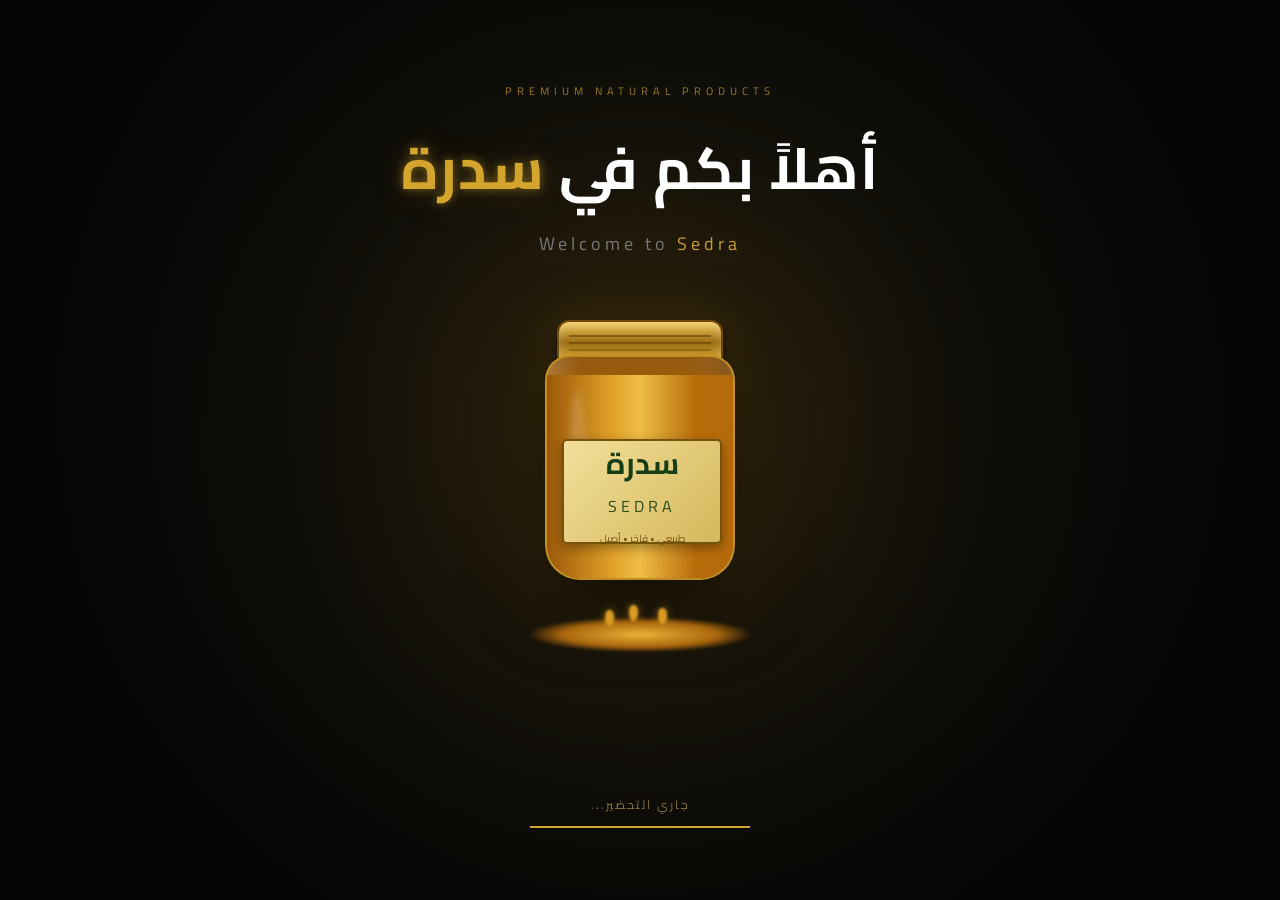
<file: index.html>
<!DOCTYPE html>
<html lang="ar" dir="rtl">

<head>
    <meta charset="UTF-8">
    <meta name="viewport" content="width=device-width, initial-scale=1.0">

    <title>Sedra | سدرة</title>

    <link rel="stylesheet" href="Css/loading.css">

</head>

<body>

    <div class="loading-screen" id="loadingScreen">

        <!-- Golden glow -->
        <div class="gold-glow"></div>

        <!-- Welcome -->
        <div class="welcome">

            <span class="welcome-small">
                PREMIUM NATURAL PRODUCTS
            </span>

            <h1>
                أهلاً بكم في <span>سدرة</span>
            </h1>

            <h2>
                Welcome to <span>Sedra</span>
            </h2>

        </div>


        <!-- Honey Jar -->
        <div class="honey-container">

            <div class="jar">

                <div class="jar-lid"></div>

                <div class="jar-body">

                    <div class="honey">

                        <div class="honey-shine"></div>

                    </div>

                    <div class="jar-label">

                        <strong>سدرة</strong>

                        <small>SEDRA</small>

                        <span>طبيعي • فاخر • أصيل</span>

                    </div>

                </div>

            </div>


            <!-- Honey underneath -->
            <div class="honey-pool">

                <span class="drop drop1"></span>
                <span class="drop drop2"></span>
                <span class="drop drop3"></span>

            </div>

        </div>


        <!-- Loading -->
        <div class="loading-bottom">

            <div class="loading-text">
                جاري التحضير...
            </div>

            <div class="progress">

                <div class="progress-bar"></div>

            </div>

        </div>

    </div>


    <script src="Js/loading.js"></script>

</body>

</html>
</file>
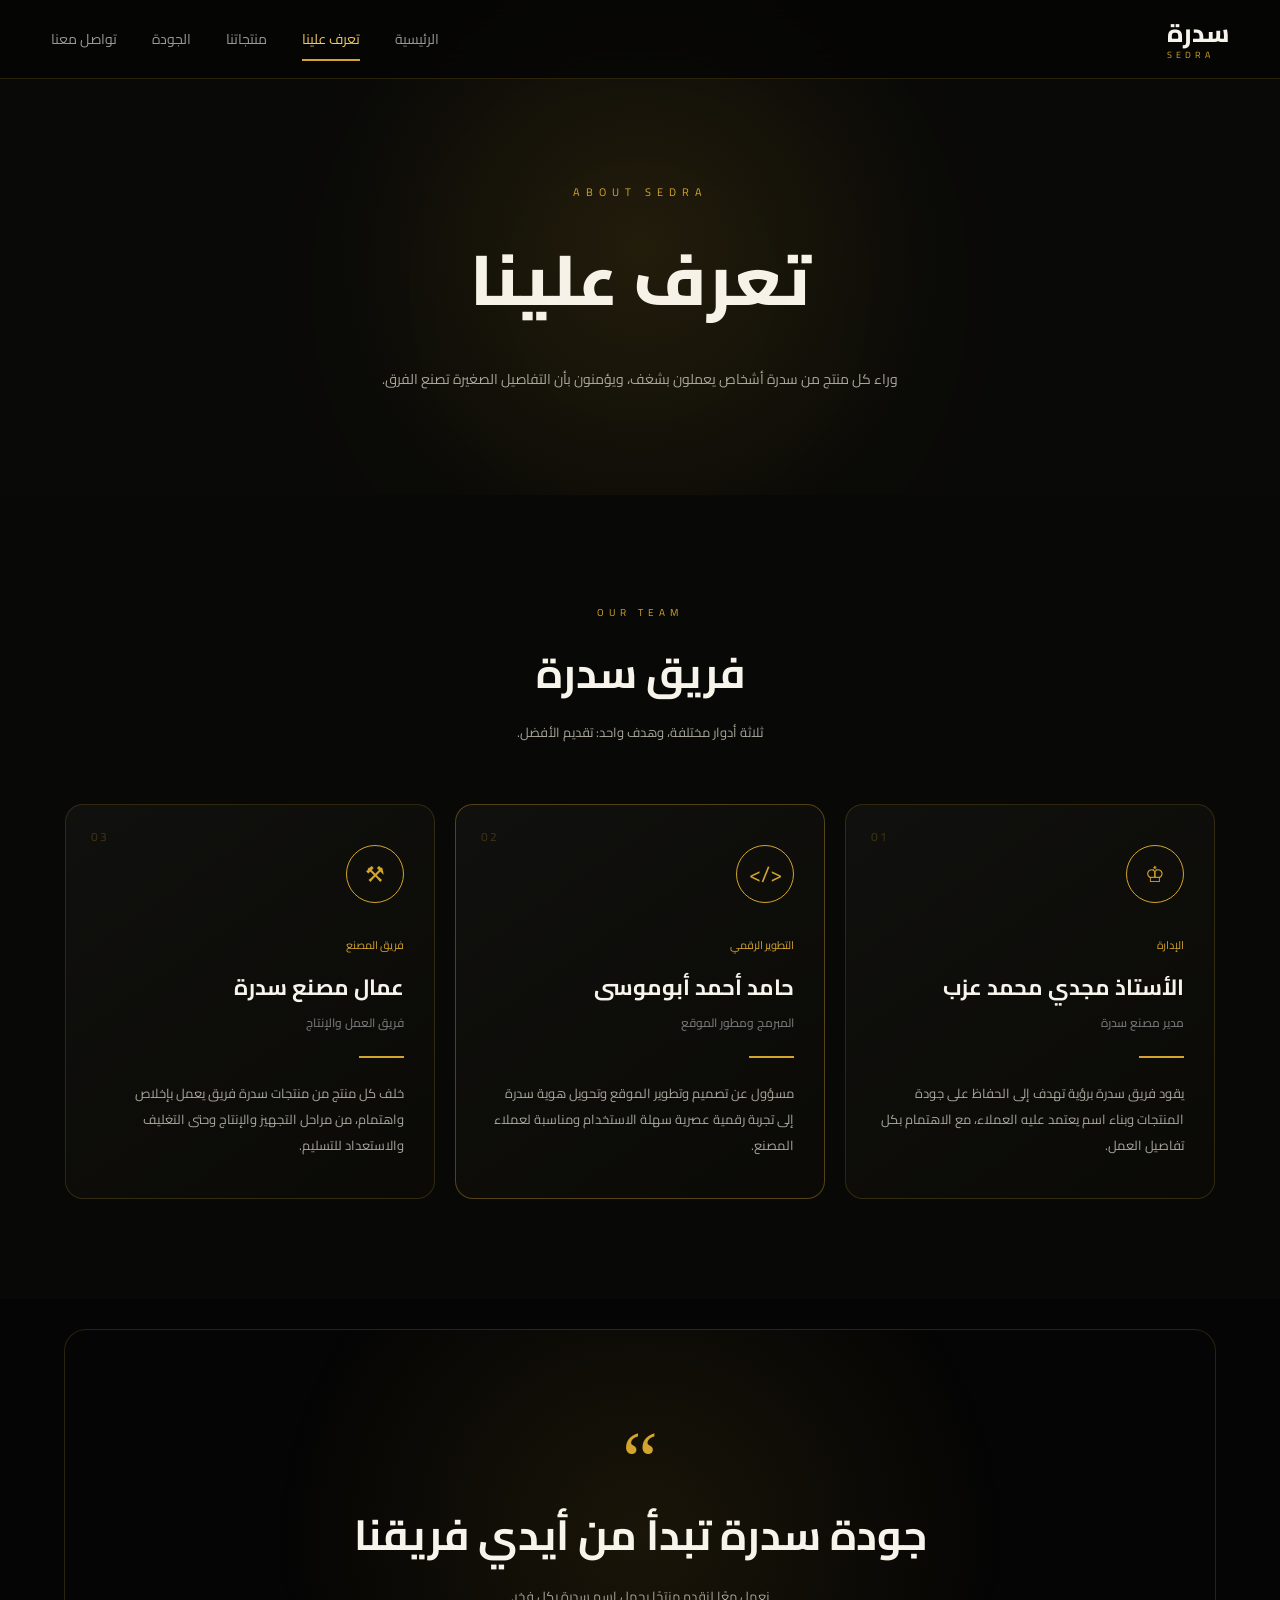
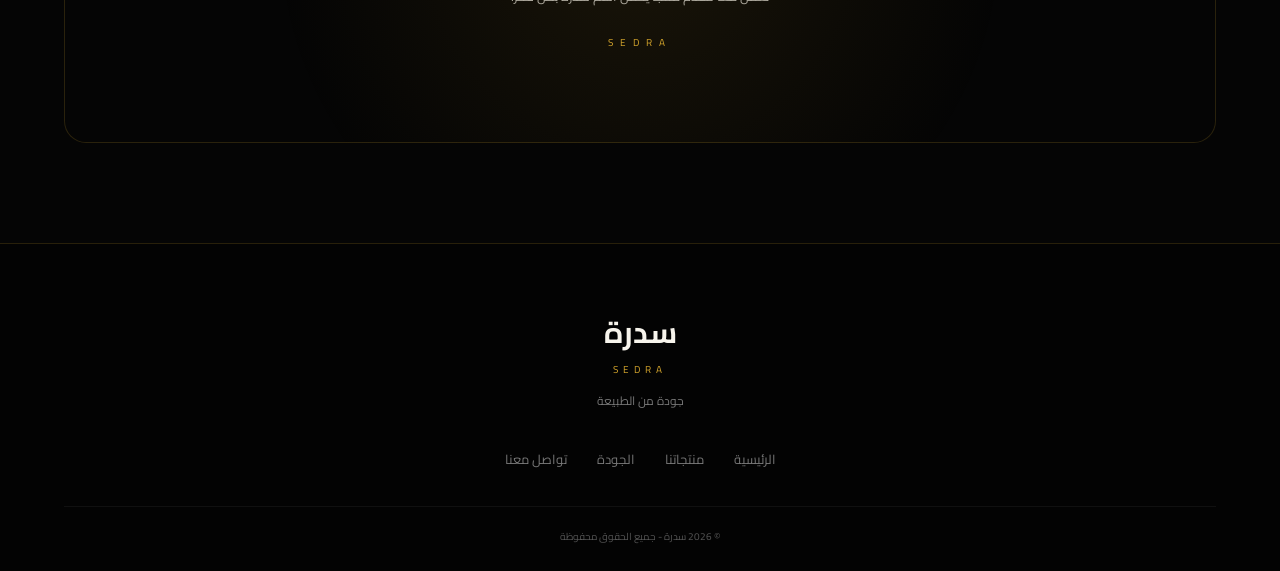
<file: about.html>
<!DOCTYPE html>
<html lang="ar" dir="rtl">

<head>
    <meta charset="UTF-8">

    <meta name="viewport" content="width=device-width, initial-scale=1.0">

    <title>تعرف علينا | سدرة</title>

    <link rel="stylesheet" href="Css/about.css">

</head>

<body>

    <!-- =========================
            Navbar
    ========================== -->

    <header class="navbar">

        <div class="nav-container">

            <a href="home.html" class="brand">
                <span class="brand-ar">سدرة</span>
                <span class="brand-en">SEDRA</span>
            </a>

            <nav class="desktop-nav">

                <a href="home.html">
                    الرئيسية
                </a>

                <a href="about.html" class="active">
                    تعرف علينا
                </a>

                <a href="products.html">
                    منتجاتنا
                </a>

                <a href="quality.html">
                    الجودة
                </a>

                <a href="contact.html">
                    تواصل معنا
                </a>

            </nav>

            <button class="menu-btn" id="menuBtn" aria-label="فتح القائمة">

                <span></span>
                <span></span>
                <span></span>

            </button>

        </div>


        <!-- Mobile Nav -->

        <nav class="mobile-nav" id="mobileNav">

            <a href="home.html">
                الرئيسية
            </a>

            <a href="about.html" class="active">
                تعرف علينا
            </a>

            <a href="products.html">
                منتجاتنا
            </a>

            <a href="quality.html">
                الجودة
            </a>

            <a href="contact.html">
                تواصل معنا
            </a>

        </nav>

    </header>


    <!-- =========================
            Page Header
    ========================== -->

    <main>

        <section class="about-hero">

            <div class="hero-glow"></div>

            <span class="english-title">
                ABOUT SEDRA
            </span>

            <h1>
                تعرف علينا
            </h1>

            <p>
                وراء كل منتج من سدرة أشخاص
                يعملون بشغف، ويؤمنون بأن
                التفاصيل الصغيرة تصنع الفرق.
            </p>

        </section>


        <!-- =========================
                Team
        ========================== -->

        <section class="team-section">

            <div class="section-heading">

                <span>
                    OUR TEAM
                </span>

                <h2>
                    فريق سدرة
                </h2>

                <p>
                    ثلاثة أدوار مختلفة،
                    وهدف واحد: تقديم الأفضل.
                </p>

            </div>


            <div class="team-grid">


                <!-- Manager -->

                <article class="team-card">

                    <div class="card-number">
                        01
                    </div>

                    <div class="card-icon">
                        ♔
                    </div>

                    <span class="role">
                        الإدارة
                    </span>

                    <h3>
                        الأستاذ مجدي محمد عزب
                    </h3>

                    <h4>
                        مدير مصنع سدرة
                    </h4>

                    <div class="gold-line"></div>

                    <p>
                        يقود فريق سدرة برؤية تهدف
                        إلى الحفاظ على جودة المنتجات
                        وبناء اسم يعتمد عليه العملاء،
                        مع الاهتمام بكل تفاصيل العمل.
                    </p>

                </article>


                <!-- Developer -->

                <article class="team-card featured-card">

                    <div class="card-number">
                        02
                    </div>

                    <div class="card-icon">
                        &lt;/&gt;
                    </div>

                    <span class="role">
                        التطوير الرقمي
                    </span>

                    <h3>
                        حامد أحمد أبوموسى
                    </h3>

                    <h4>
                        المبرمج ومطور الموقع
                    </h4>

                    <div class="gold-line"></div>

                    <p>
                        مسؤول عن تصميم وتطوير الموقع
                        وتحويل هوية سدرة إلى تجربة
                        رقمية عصرية سهلة الاستخدام
                        ومناسبة لعملاء المصنع.
                    </p>

                </article>


                <!-- Factory Workers -->

                <article class="team-card">

                    <div class="card-number">
                        03
                    </div>

                    <div class="card-icon">
                        ⚒
                    </div>

                    <span class="role">
                        فريق المصنع
                    </span>

                    <h3>
                        عمال مصنع سدرة
                    </h3>

                    <h4>
                        فريق العمل والإنتاج
                    </h4>

                    <div class="gold-line"></div>

                    <p>
                        خلف كل منتج من منتجات سدرة
                        فريق يعمل بإخلاص واهتمام،
                        من مراحل التجهيز والإنتاج
                        وحتى التغليف والاستعداد للتسليم.
                    </p>

                </article>


            </div>

        </section>


        <!-- =========================
                Quote
        ========================== -->

        <section class="about-quote">

            <div class="quote-mark">
                “
            </div>

            <h2>
                جودة سدرة تبدأ من أيدي فريقنا
            </h2>

            <p>
                نعمل معًا لنقدم منتجًا يحمل
                اسم سدرة بكل فخر.
            </p>

            <span>
                SEDRA
            </span>

        </section>

    </main>


    <!-- =========================
            Footer
    ========================== -->

    <footer>

        <div class="footer-brand">

            <h2>
                سدرة
            </h2>

            <span>
                SEDRA
            </span>

            <p>
                جودة من الطبيعة
            </p>

        </div>


        <div class="footer-links">

            <a href="home.html">
                الرئيسية
            </a>

            <a href="products.html">
                منتجاتنا
            </a>

            <a href="quality.html">
                الجودة
            </a>

            <a href="contact.html">
                تواصل معنا
            </a>

        </div>


        <div class="footer-bottom">

            © 2026 سدرة - جميع الحقوق محفوظة

        </div>

    </footer>


    <script src="Js/about.js"></script>


</body>

</html>
</file>
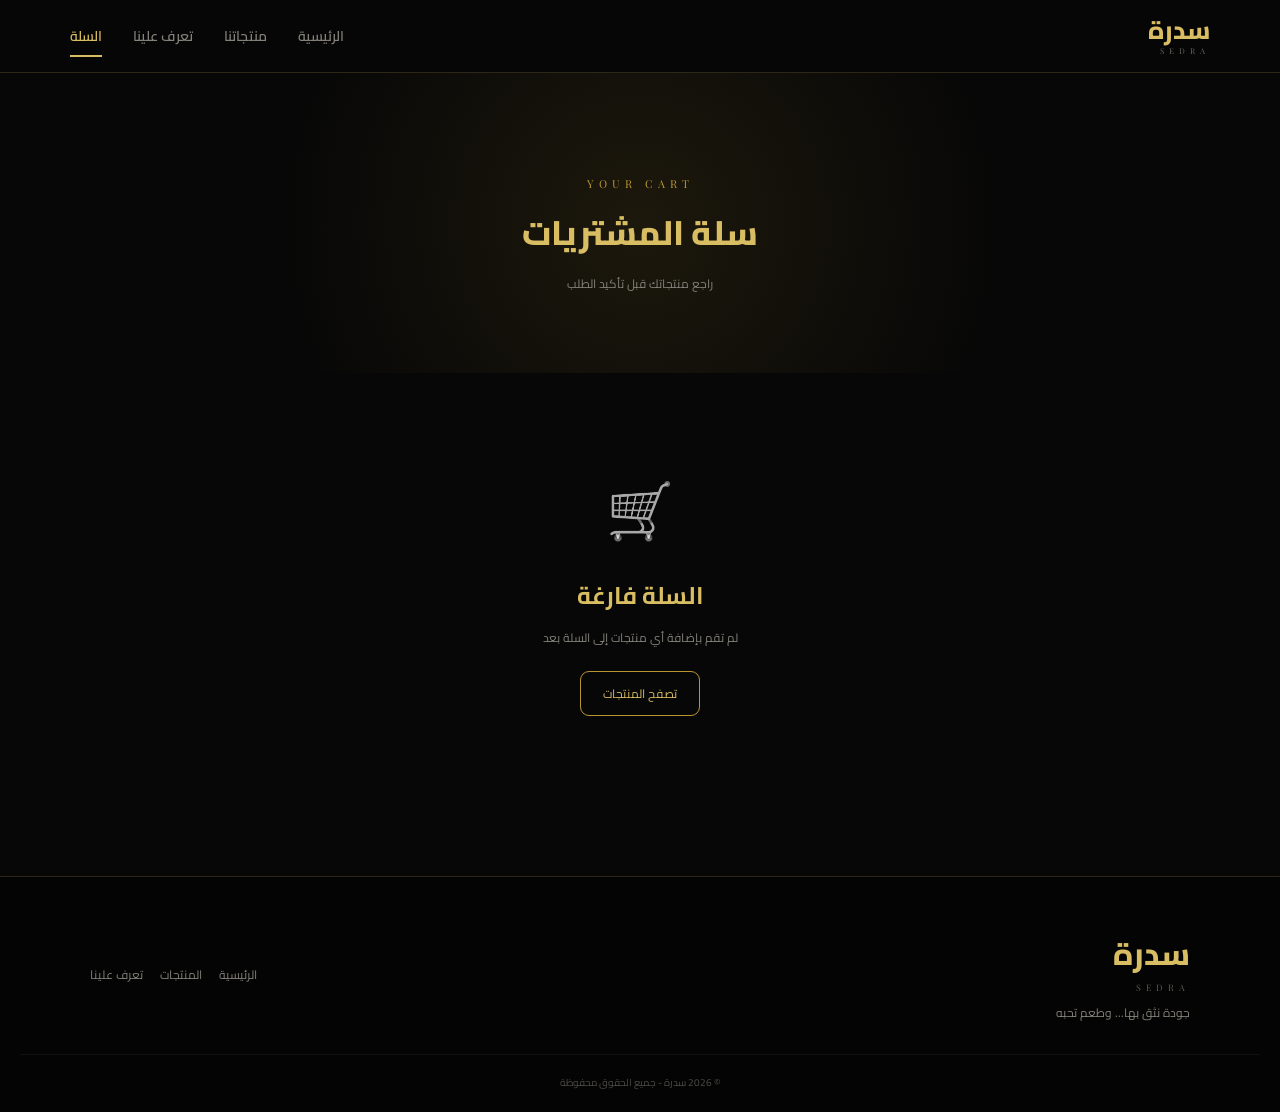
<file: cart.html>
<!DOCTYPE html>
<html lang="ar" dir="rtl">

<head>

    <meta charset="UTF-8">

    <meta name="viewport" content="width=device-width, initial-scale=1.0">

    <title>سلة المشتريات | سدرة</title>

    <link rel="stylesheet" href="Css/products.css">
    <link rel="stylesheet" href="Css/cart.css">


</head>


<body>


    <!-- =========================
        NAVBAR
========================= -->

    <header class="navbar">

        <div class="nav-container">

            <a href="index.html" class="logo">

                <span class="logo-ar">سدرة</span>

                <span class="logo-en">
                    SEDRA
                </span>

            </a>


            <nav class="desktop-nav">

                <a href="index.html">
                    الرئيسية
                </a>

                <a href="products.html">
                    منتجاتنا
                </a>

                <a href="about.html">
                    تعرف علينا
                </a>

                <a href="cart.html" class="active">
                    السلة
                </a>

            </nav>


            <button class="menu-btn" id="menuBtn">

                <span></span>
                <span></span>
                <span></span>

            </button>

        </div>


        <div class="mobile-nav" id="mobileNav">

            <a href="index.html">
                الرئيسية
            </a>

            <a href="products.html">
                منتجاتنا
            </a>

            <a href="about.html">
                تعرف علينا
            </a>

            <a href="cart.html" class="active">
                السلة
            </a>

        </div>

    </header>



    <!-- =========================
        CART HERO
========================= -->

    <section class="cart-hero">

        <span class="hero-en">
            YOUR CART
        </span>

        <h1>
            سلة المشتريات
        </h1>

        <p>
            راجع منتجاتك قبل تأكيد الطلب
        </p>

    </section>



    <!-- =========================
        CART
========================= -->

    <main class="cart-section">


        <div id="cartItems" class="cart-items">
            <!-- المنتجات هتظهر هنا -->
        </div>


        <!-- =========================
            EMPTY CART
    ========================== -->

        <div id="emptyCart" class="empty-cart">

            <div class="empty-icon">
                🛒
            </div>

            <h2>
                السلة فارغة
            </h2>

            <p>
                لم تقم بإضافة أي منتجات إلى السلة بعد
            </p>

            <a href="products.html">
                تصفح المنتجات
            </a>

        </div>



        <!-- =========================
            CART SUMMARY
    ========================== -->

        <section id="cartSummary" class="cart-summary">

            <div class="summary-row">

                <span>
                    عدد المنتجات
                </span>

                <strong id="summaryCount">
                    0
                </strong>

            </div>


            <div class="summary-row total-row">

                <span>
                    الإجمالي
                </span>

                <strong>

                    <span id="cartTotal">
                        0
                    </span>

                    جنيه

                </strong>

            </div>


            <button id="checkoutBtn" class="checkout-btn">



                <a href="checkout.html">
                    تأكيد الطلب
                </a>



            </button>


            <button id="clearCartBtn" class="clear-cart-btn">

                إفراغ السلة

            </button>

        </section>

    </main>



    <!-- =========================
        SUCCESS MESSAGE
========================= -->

    <div id="cartMessage" class="cart-message">

        <div class="message-box">

            <div class="message-icon">
                ✓
            </div>

            <h2>
                تم تحديث السلة
            </h2>

            <button id="closeCartMessage">
                حسناً
            </button>

        </div>

    </div>



    <!-- =========================
        FOOTER
========================= -->

    <footer>

        <div class="footer-content">

            <div class="footer-brand">

                <h2>
                    سدرة
                </h2>

                <span>
                    SEDRA
                </span>

                <p>
                    جودة نثق بها... وطعم تحبه
                </p>

            </div>


            <div class="footer-links">

                <a href="index.html">
                    الرئيسية
                </a>

                <a href="products.html">
                    المنتجات
                </a>

                <a href="about.html">
                    تعرف علينا
                </a>

            </div>

        </div>


        <div class="copyright">

            © 2026 سدرة - جميع الحقوق محفوظة

        </div>

    </footer>



    <script src="Js/cart.js"></script>

</body>

</html>
</file>
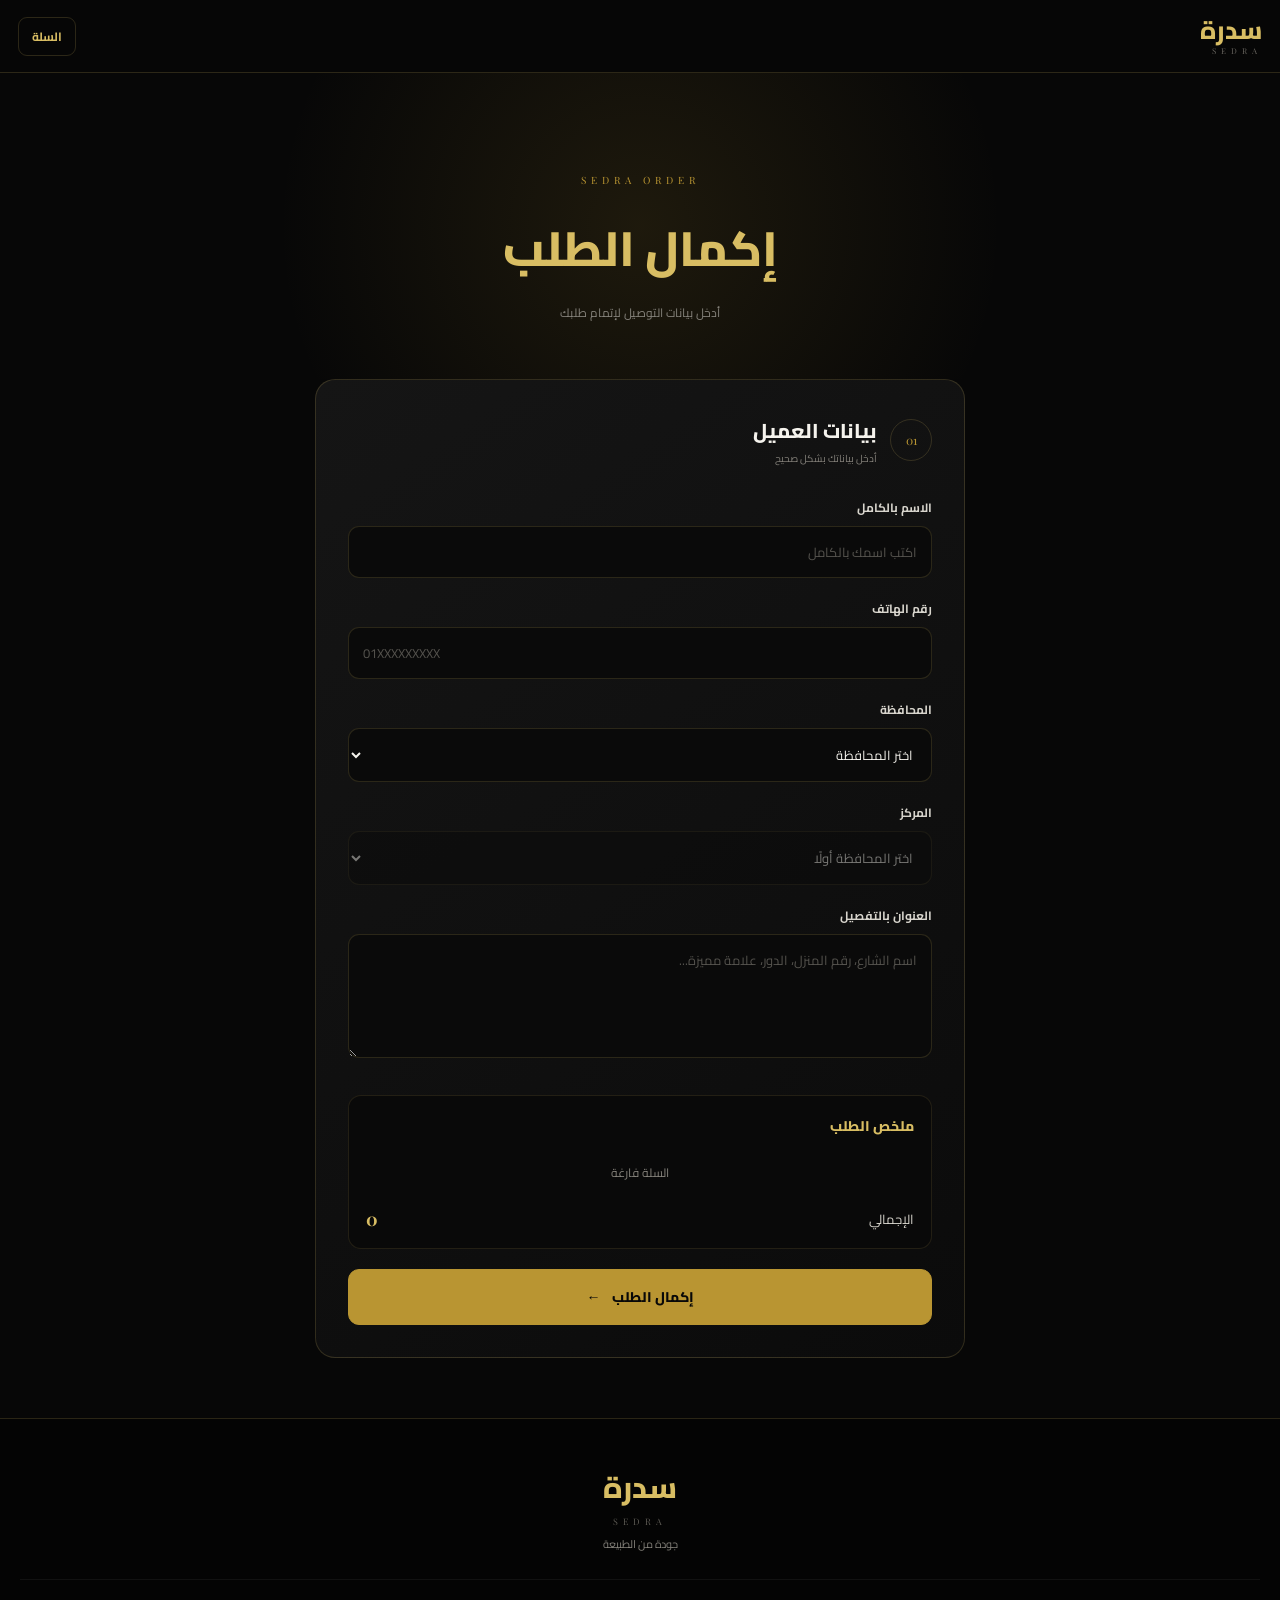
<file: checkout.html>
<!DOCTYPE html>
<html lang="ar" dir="rtl">

<head>
    <meta charset="UTF-8">
    <meta name="viewport" content="width=device-width, initial-scale=1.0">

    <title>إكمال الطلب | سدرة</title>

    <link rel="preconnect" href="https://fonts.googleapis.com">
    <link rel="preconnect" href="https://fonts.gstatic.com" crossorigin>

    <link
        href="https://fonts.googleapis.com/css2?family=Cairo:wght@400;500;600;700;800&family=Playfair+Display:wght@500;600;700&display=swap"
        rel="stylesheet">

    <link rel="stylesheet" href="Css/checkout.css">

</head>

<body>

    <header class="navbar">

        <div class="nav-container">

            <a href="home.html" class="logo">
                <span class="logo-ar">سدرة</span>
                <span class="logo-en">SEDRA</span>
            </a>

            <a href="cart.html" class="back-cart">
                السلة
            </a>

        </div>

    </header>


    <main class="checkout-page">

        <section class="checkout-hero">

            <span>SEDRA ORDER</span>

            <h1>إكمال الطلب</h1>

            <p>
                أدخل بيانات التوصيل لإتمام طلبك
            </p>

        </section>


        <section class="checkout-card">

            <div class="section-heading">
                <span>01</span>

                <div>
                    <h2>بيانات العميل</h2>
                    <p>أدخل بياناتك بشكل صحيح</p>
                </div>
            </div>


            <form id="checkoutForm">

                <div class="input-group">

                    <label for="fullName">
                        الاسم بالكامل
                    </label>

                    <input type="text" id="fullName" placeholder="اكتب اسمك بالكامل" required>

                </div>


                <div class="input-group">

                    <label for="phone">
                        رقم الهاتف
                    </label>

                    <input type="tel" id="phone" placeholder="01XXXXXXXXX" inputmode="numeric" required>

                </div>


                <div class="input-group">

                    <label for="governorate">
                        المحافظة
                    </label>

                    <select id="governorate" required>

                        <option value="">
                            اختر المحافظة
                        </option>

                        <option value="القاهرة">القاهرة</option>
                        <option value="الجيزة">الجيزة</option>
                        <option value="الإسكندرية">الإسكندرية</option>
                        <option value="القليوبية">القليوبية</option>
                        <option value="الشرقية">الشرقية</option>
                        <option value="الدقهلية">الدقهلية</option>
                        <option value="الغربية">الغربية</option>
                        <option value="المنوفية">المنوفية</option>
                        <option value="البحيرة">البحيرة</option>
                        <option value="كفر الشيخ">كفر الشيخ</option>
                        <option value="دمياط">دمياط</option>
                        <option value="بورسعيد">بورسعيد</option>
                        <option value="الإسماعيلية">الإسماعيلية</option>
                        <option value="السويس">السويس</option>
                        <option value="شمال سيناء">شمال سيناء</option>
                        <option value="جنوب سيناء">جنوب سيناء</option>
                        <option value="الفيوم">الفيوم</option>
                        <option value="بني سويف">بني سويف</option>
                        <option value="المنيا">المنيا</option>
                        <option value="أسيوط">أسيوط</option>
                        <option value="سوهاج">سوهاج</option>
                        <option value="قنا">قنا</option>
                        <option value="الأقصر">الأقصر</option>
                        <option value="أسوان">أسوان</option>
                        <option value="الوادي الجديد">الوادي الجديد</option>
                        <option value="مطروح">مطروح</option>

                    </select>

                </div>


                <div class="input-group">

                    <label for="center">
                        المركز
                    </label>

                    <select id="center" required disabled>

                        <option value="">
                            اختر المحافظة أولًا
                        </option>

                    </select>

                </div>


                <div class="input-group">

                    <label for="address">
                        العنوان بالتفصيل
                    </label>

                    <textarea id="address" rows="4" placeholder="اسم الشارع، رقم المنزل، الدور، علامة مميزة..."
                        required></textarea>

                </div>


                <div class="order-summary">

                    <div class="summary-title">
                        ملخص الطلب
                    </div>

                    <div id="orderItems"></div>

                    <div class="summary-total">

                        <span>
                            الإجمالي
                        </span>

                        <strong id="orderTotal">
                            —
                        </strong>

                    </div>

                </div>


                <button type="submit" class="complete-order">
                    إكمال الطلب
                    <span>←</span>
                </button>

            </form>

        </section>

    </main>


    <footer>

        <div class="footer-brand">

            <h2>سدرة</h2>

            <span>SEDRA</span>

            <p>جودة من الطبيعة</p>

        </div>

        <div class="copyright">
            © 2026 سدرة — جميع الحقوق محفوظة
        </div>

    </footer>


    <script src="Js/checkout.js"></script>


</body>

</html>
</file>
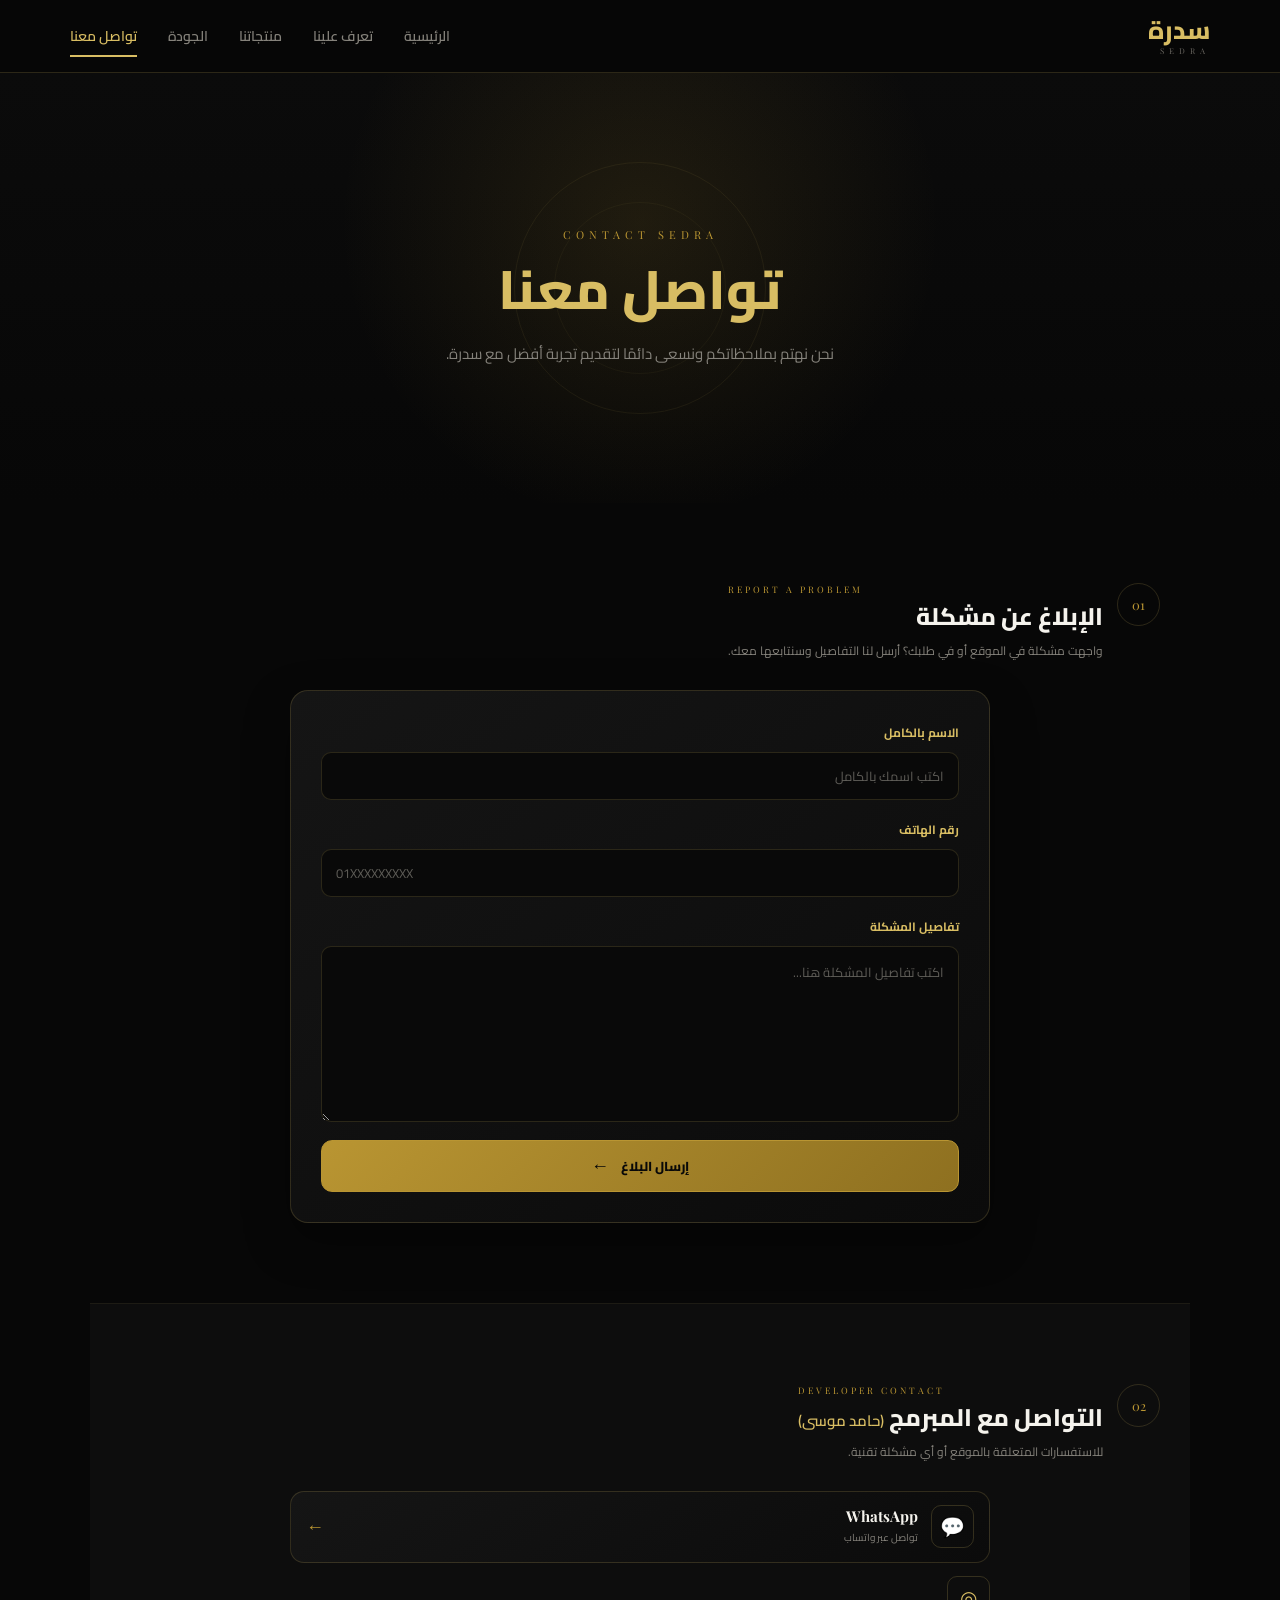
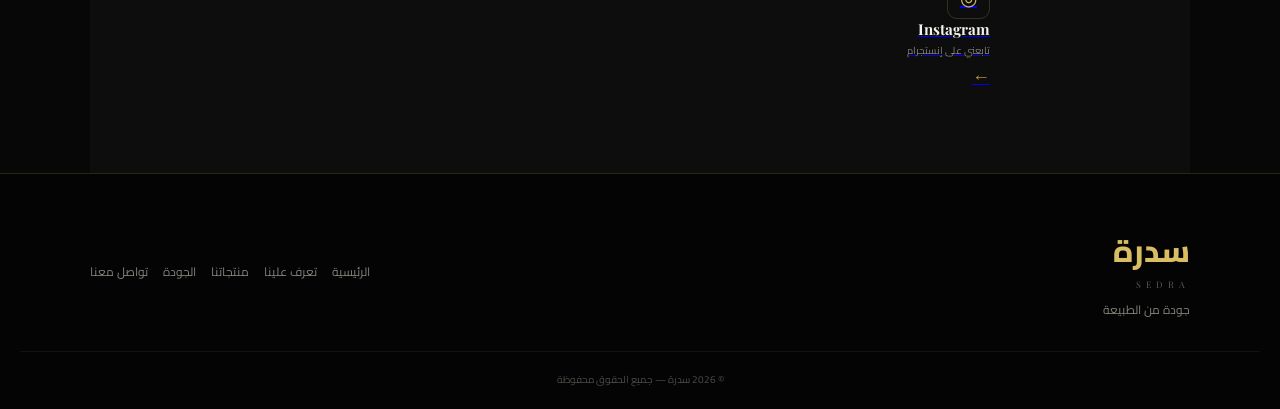
<file: contact.html>
<!DOCTYPE html>
<html lang="ar" dir="rtl">

<head>

    <meta charset="UTF-8">

    <meta name="viewport" content="width=device-width, initial-scale=1.0">

    <title>تواصل معنا | سدرة</title>

    <!-- Fonts -->
    <link rel="preconnect" href="https://fonts.googleapis.com">
    <link rel="preconnect" href="https://fonts.gstatic.com" crossorigin>

    <link
        href="https://fonts.googleapis.com/css2?family=Cairo:wght@400;500;600;700;800&family=Playfair+Display:wght@500;600;700&display=swap"
        rel="stylesheet">

    <!-- CSS -->
    <link rel="stylesheet" href="Css/contact.css">


</head>


<body>


    <!-- =========================
            NAVBAR
    ========================== -->

    <header class="navbar">

        <div class="nav-container">


            <!-- Logo -->

            <a href="home.html" class="logo">

                <span class="logo-ar">
                    سدرة
                </span>

                <span class="logo-en">
                    SEDRA
                </span>

            </a>


            <!-- Desktop Navigation -->

            <nav class="desktop-nav">

                <a href="home.html">
                    الرئيسية
                </a>

                <a href="about.html">
                    تعرف علينا
                </a>

                <a href="products.html">
                    منتجاتنا
                </a>

                <a href="quality.html">
                    الجودة
                </a>

                <a href="contact.html" class="active">
                    تواصل معنا
                </a>

            </nav>


            <!-- Mobile Menu Button -->

            <button class="menu-btn" id="menuBtn" type="button" aria-label="فتح القائمة">

                <span></span>
                <span></span>
                <span></span>

            </button>

        </div>


        <!-- Mobile Navigation -->

        <nav class="mobile-nav" id="mobileNav">

            <a href="home.html">
                الرئيسية
            </a>

            <a href="about.html">
                تعرف علينا
            </a>

            <a href="products.html">
                منتجاتنا
            </a>

            <a href="quality.html">
                الجودة
            </a>

            <a href="contact.html" class="active">
                تواصل معنا
            </a>

        </nav>

    </header>



    <!-- =========================
            MAIN
    ========================== -->

    <main>


        <!-- =========================
                PAGE HERO
        ========================== -->

        <section class="contact-hero">

            <span class="hero-en">
                CONTACT SEDRA
            </span>

            <h1>
                تواصل معنا
            </h1>

            <p>
                نحن نهتم بملاحظاتكم ونسعى دائمًا
                لتقديم تجربة أفضل مع سدرة.
            </p>

        </section>



        <!-- =========================
                REPORT PROBLEM
        ========================== -->

        <section class="problem-section">


            <div class="section-heading">

                <span class="section-number">
                    01
                </span>

                <div>

                    <span class="section-en">
                        REPORT A PROBLEM
                    </span>

                    <h2>
                        الإبلاغ عن مشكلة
                    </h2>

                    <p>
                        واجهت مشكلة في الموقع أو في طلبك؟
                        أرسل لنا التفاصيل وسنتابعها معك.
                    </p>

                </div>

            </div>



            <!-- Problem Form -->

            <form class="problem-form" id="problemForm">


                <!-- Name -->

                <div class="input-group">

                    <label for="problemName">
                        الاسم بالكامل
                    </label>

                    <input type="text" id="problemName" name="name" placeholder="اكتب اسمك بالكامل" required>

                </div>



                <!-- Phone -->

                <div class="input-group">

                    <label for="problemPhone">
                        رقم الهاتف
                    </label>

                    <input type="tel" id="problemPhone" name="phone" placeholder="01XXXXXXXXX" required>

                </div>



                <!-- Problem -->

                <div class="input-group">

                    <label for="problemMessage">
                        تفاصيل المشكلة
                    </label>

                    <textarea id="problemMessage" name="message" rows="6" placeholder="اكتب تفاصيل المشكلة هنا..."
                        required></textarea>

                </div>



                <!-- Submit -->

                <button type="submit" class="submit-btn">

                    <span>
                        إرسال البلاغ
                    </span>

                    <span class="arrow">
                        ←
                    </span>

                </button>


            </form>

        </section>



        <!-- =========================
                DEVELOPER CONTACT
        ========================== -->

        <section class="developer-section">


            <div class="section-heading">

                <span class="section-number">
                    02
                </span>

                <div>

                    <span class="section-en">
                        DEVELOPER CONTACT
                    </span>

                    <h2>
                        التواصل مع المبرمج
                        <span>
                            (حامد موسى)
                        </span>
                    </h2>

                    <p>
                        للاستفسارات المتعلقة بالموقع
                        أو أي مشكلة تقنية.
                    </p>

                </div>

            </div>



            <!-- Social Links -->

            <div class="developer-links">


                <!-- WhatsApp -->

                <a href="https://wa.me/201280331359" class="developer-link whatsapp-link" target="_blank"
                    rel="noopener noreferrer">

                    <span class="link-icon">
                        💬
                    </span>

                    <span class="link-content">

                        <strong>
                            WhatsApp
                        </strong>

                        <small>
                            تواصل عبر واتساب
                        </small>

                    </span>

                    <span class="link-arrow">
                        ←
                    </span>

                </a>



                <!-- Instagram -->

                <a href="https://www.instagram.com/hamed.musa49?igsh=MWp2ZDlkZXhvMWZhbQ==" target="_blank"
                    rel="noopener noreferrer">

                    <span class="link-icon">
                        ◎
                    </span>

                    <span class="link-content">

                        <strong>
                            Instagram
                        </strong>

                        <small>
                            تابعني على إنستجرام
                        </small>

                    </span>

                    <span class="link-arrow">
                        ←
                    </span>

                </a>


            </div>

        </section>


    </main>



    <!-- =========================
            FOOTER
    ========================== -->

    <footer>

        <div class="footer-content">


            <div class="footer-brand">

                <h2>
                    سدرة
                </h2>

                <span>
                    SEDRA
                </span>

                <p>
                    جودة من الطبيعة
                </p>

            </div>



            <div class="footer-links">

                <a href="home.html">
                    الرئيسية
                </a>

                <a href="about.html">
                    تعرف علينا
                </a>

                <a href="products.html">
                    منتجاتنا
                </a>

                <a href="quality.html">
                    الجودة
                </a>

                <a href="contact.html">
                    تواصل معنا
                </a>

            </div>


        </div>



        <div class="copyright">

            © 2026 سدرة — جميع الحقوق محفوظة

        </div>

    </footer>



    <!-- JS -->

    <script src="Js/contact.js"></script>


</body>

</html>
</file>
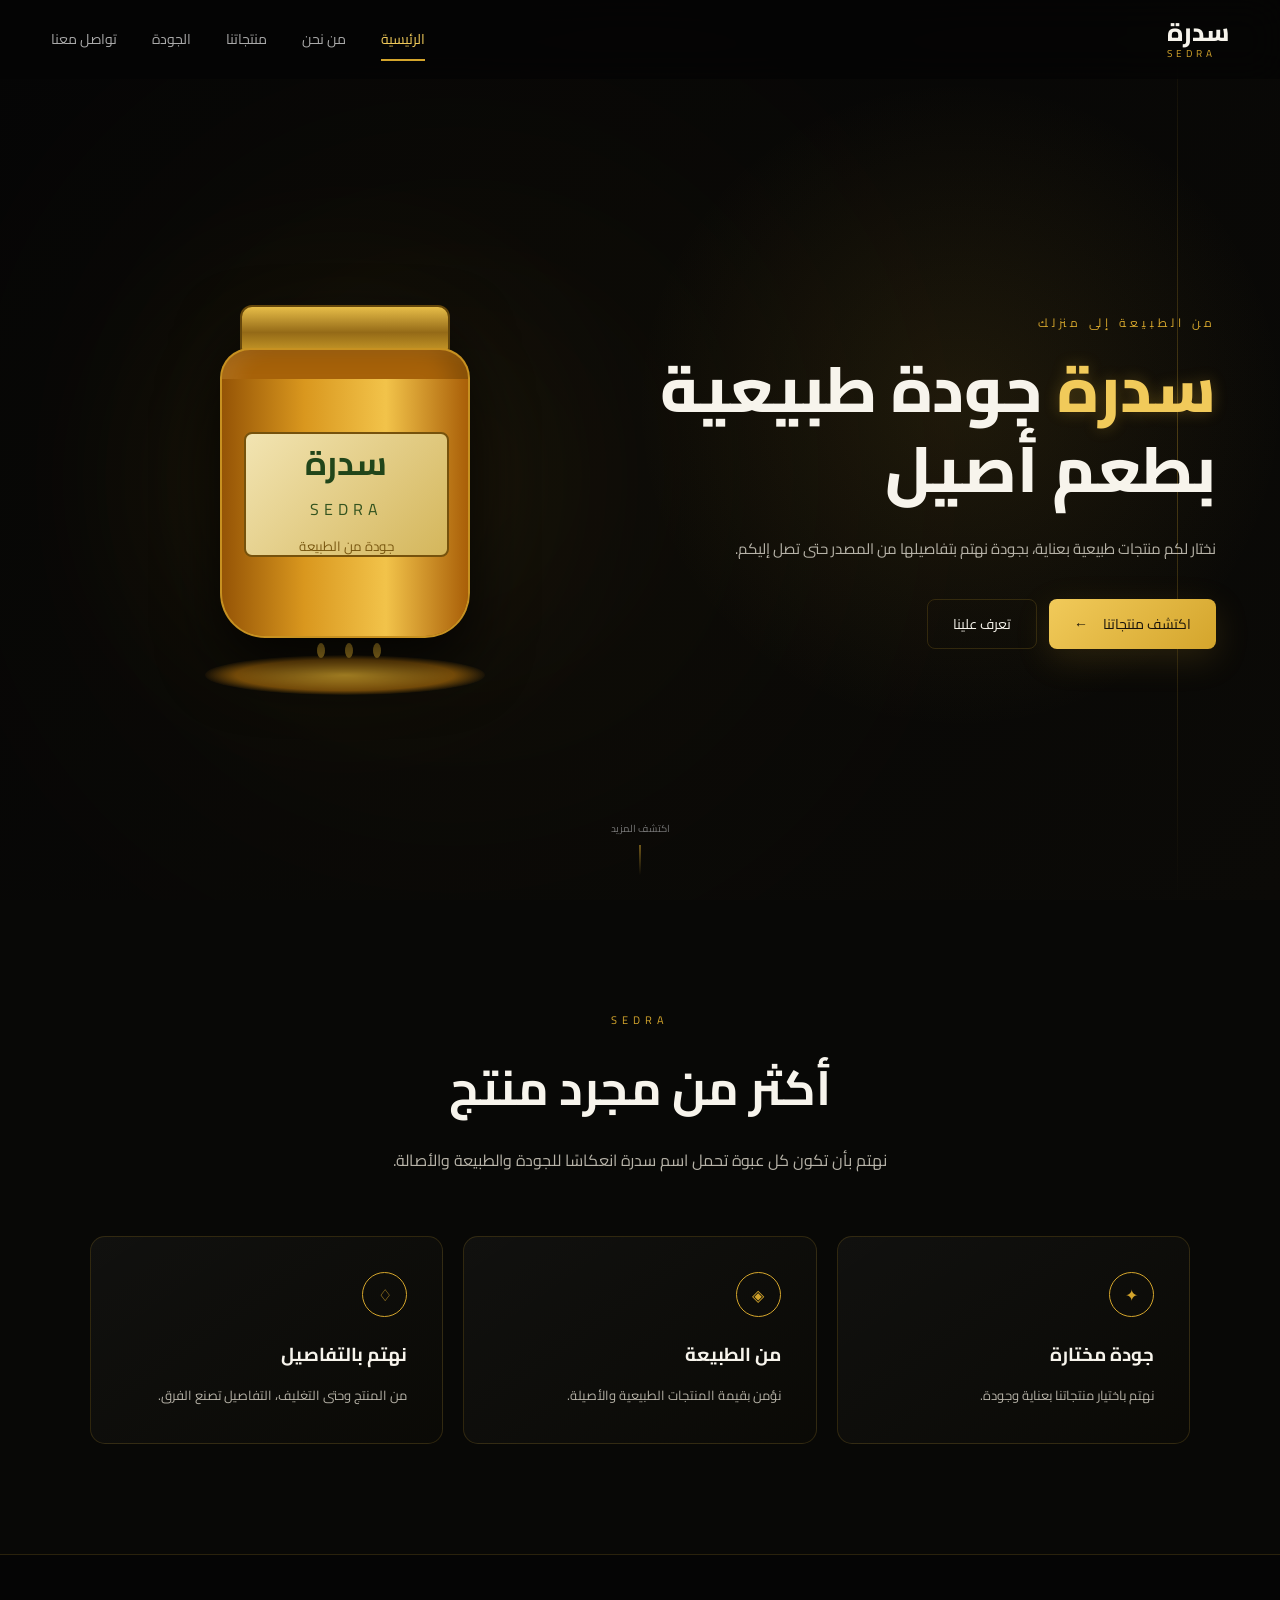
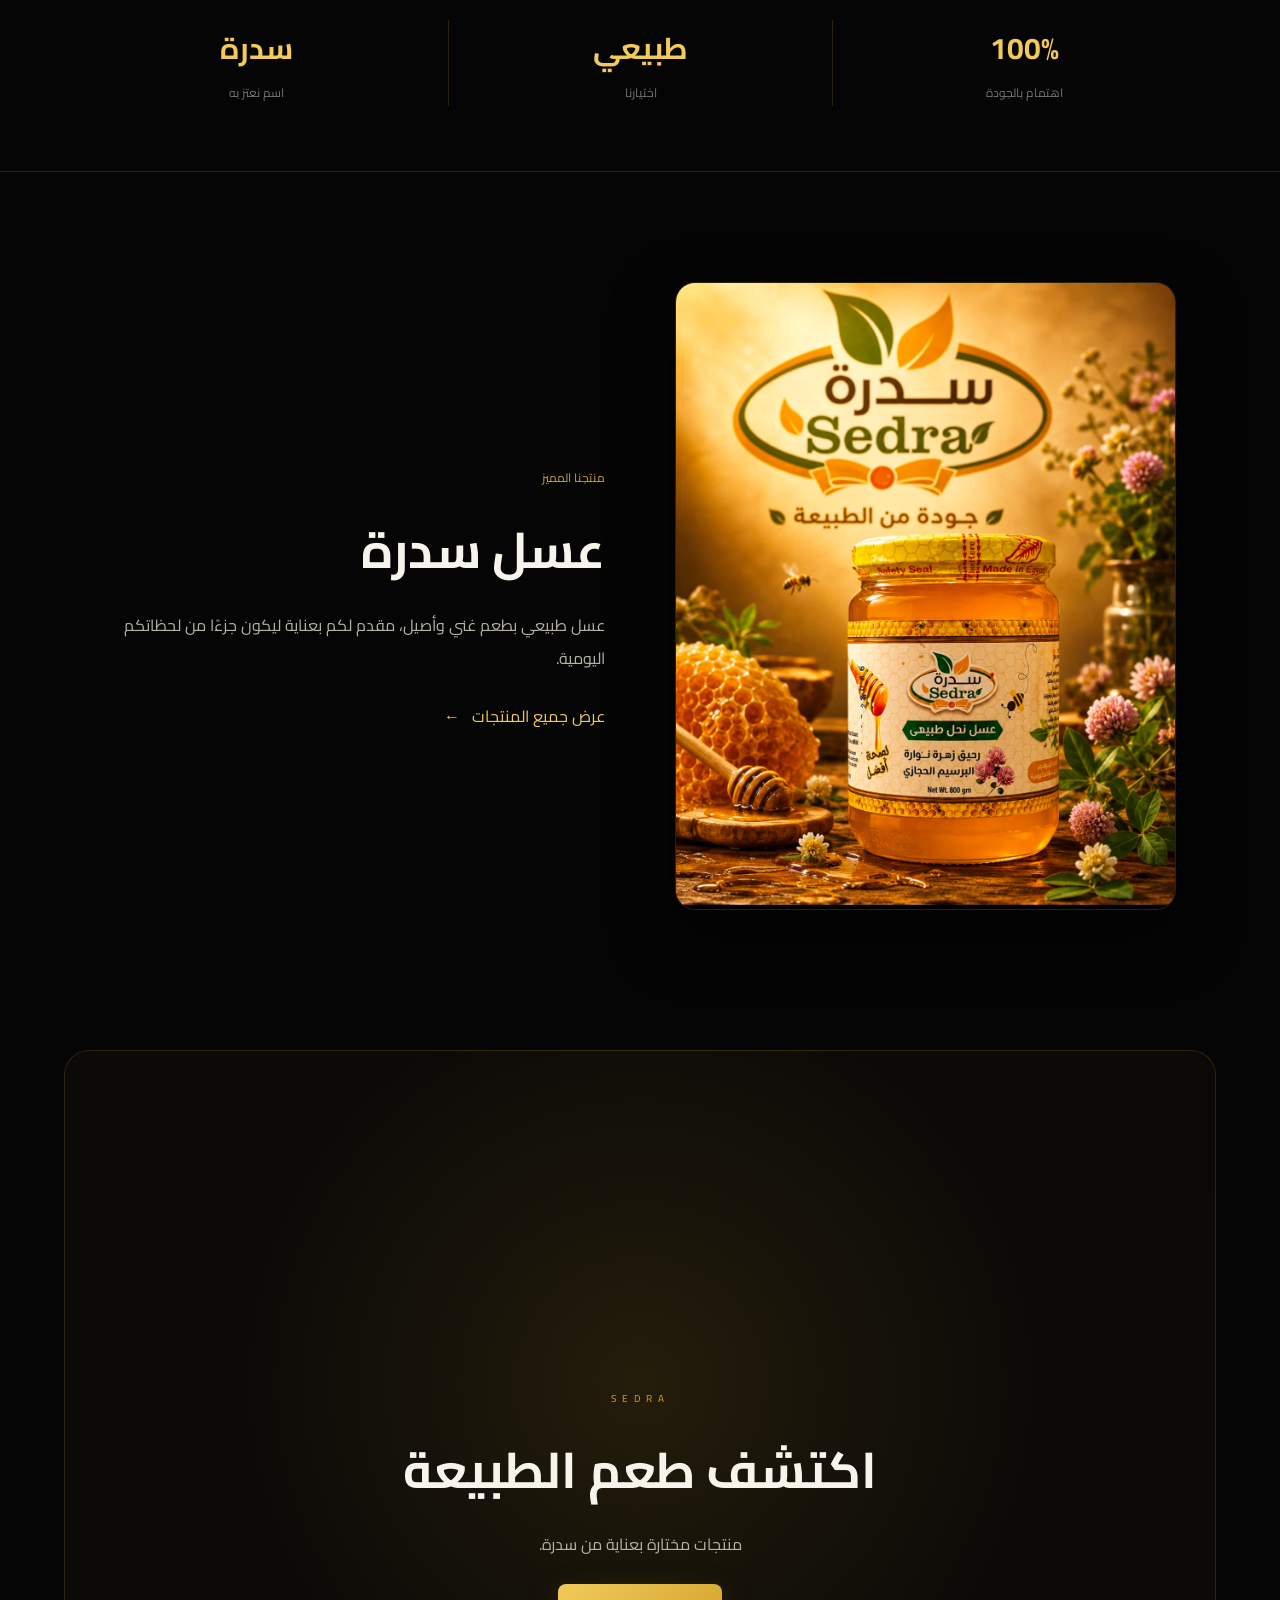
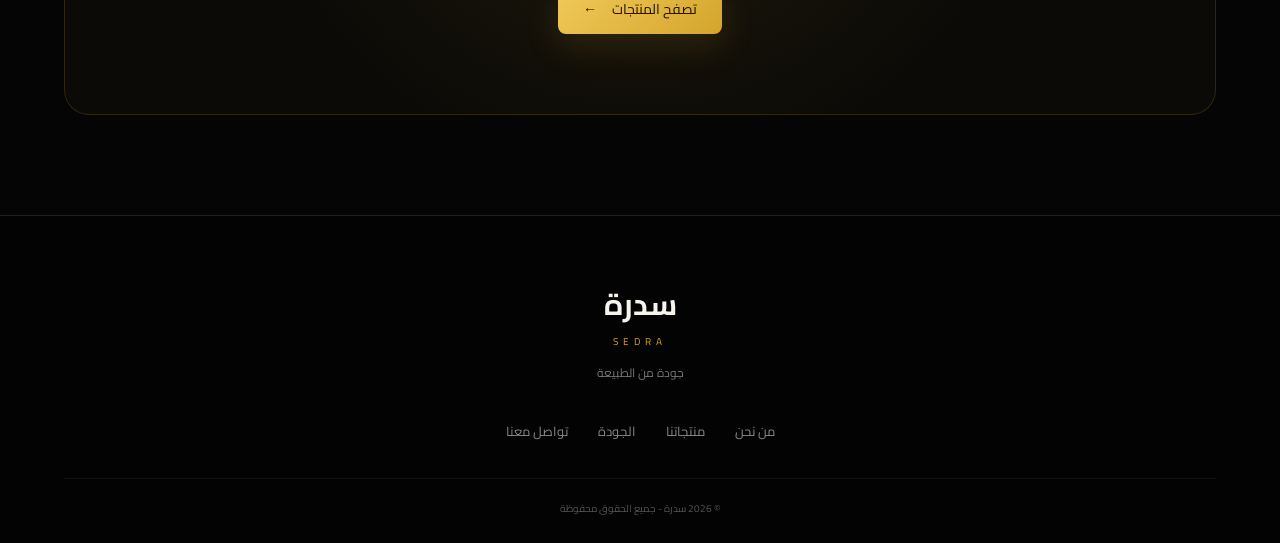
<file: home.html>
<!DOCTYPE html>
<html lang="ar" dir="rtl">

<head>

    <meta charset="UTF-8">

    <meta name="viewport" content="width=device-width, initial-scale=1.0">

    <meta name="description" content="سدرة - منتجات طبيعية بجودة مميزة">

    <title>سدرة | Sedra</title>

    <link rel="stylesheet" href="Css/style.css">


</head>

<body>


    <!-- =========================
        NAVBAR
========================= -->

    <header class="navbar">

        <div class="nav-container">

            <a href="index.html" class="brand">

                <span class="brand-ar">سدرة</span>

                <span class="brand-en">SEDRA</span>

            </a>


            <!-- Desktop Navigation -->

            <nav class="desktop-nav">

                <a href="home.html" class="active">
                    الرئيسية
                </a>

                <a href="about.html">
                    من نحن
                </a>

                <a href="products.html">
                    منتجاتنا
                </a>

                <a href="quality.html">
                    الجودة
                </a>

                <a href="contact.html">
                    تواصل معنا
                </a>

            </nav>


            <!-- Mobile Menu Button -->

            <button class="menu-btn" id="menuBtn" aria-label="فتح القائمة">

                <span></span>
                <span></span>
                <span></span>

            </button>

        </div>


        <!-- Mobile Navigation -->

        <nav class="mobile-nav" id="mobileNav">

            <a href="home.html">
                الرئيسية
            </a>

            <a href="about.html">
                من نحن
            </a>

            <a href="products.html">
                منتجاتنا
            </a>

            <a href="quality.html">
                الجودة
            </a>

            <a href="contact.html">
                تواصل معنا
            </a>

        </nav>

    </header>



    <!-- =========================
        HERO
========================= -->

    <main>

        <section class="hero">


            <!-- Background Glow -->

            <div class="hero-glow"></div>


            <!-- Content -->

            <div class="hero-content">

                <span class="hero-small">
                    من الطبيعة إلى منزلك
                </span>


                <h1>

                    <span>سدرة</span>

                    جودة طبيعية
                    <br>

                    بطعم أصيل

                </h1>


                <p>

                    نختار لكم منتجات طبيعية بعناية،
                    بجودة نهتم بتفاصيلها من المصدر
                    حتى تصل إليكم.

                </p>


                <div class="hero-buttons">

                    <a href="products.html" class="btn primary-btn">

                        اكتشف منتجاتنا

                        <span>←</span>

                    </a>


                    <a href="about.html" class="btn secondary-btn">

                        تعرف علينا

                    </a>

                </div>

            </div>



            <!-- Honey Product -->

            <div class="hero-product">

                <div class="product-light"></div>

                <div class="honey-jar">

                    <div class="jar-cap"></div>

                    <div class="jar-body">

                        <div class="jar-honey"></div>

                        <div class="jar-label">

                            <strong>
                                سدرة
                            </strong>

                            <span>
                                SEDRA
                            </span>

                            <small>
                                جودة من الطبيعة
                            </small>

                        </div>

                    </div>

                </div>


                <!-- Honey Drops -->

                <div class="hero-honey">

                    <span></span>
                    <span></span>
                    <span></span>

                </div>

            </div>


            <!-- Scroll -->

            <div class="scroll-down">

                <span>اكتشف المزيد</span>

                <div class="scroll-line"></div>

            </div>

        </section>



        <!-- =========================
        INTRO
========================= -->

        <section class="intro">

            <div class="section-heading">

                <span>
                    SEDRA
                </span>

                <h2>
                    أكثر من مجرد منتج
                </h2>

                <p>
                    نهتم بأن تكون كل عبوة تحمل اسم سدرة
                    انعكاسًا للجودة والطبيعة والأصالة.
                </p>

            </div>


            <div class="features">


                <article class="feature-card">

                    <div class="feature-icon">
                        ✦
                    </div>

                    <h3>
                        جودة مختارة
                    </h3>

                    <p>
                        نهتم باختيار منتجاتنا
                        بعناية وجودة.
                    </p>

                </article>


                <article class="feature-card">

                    <div class="feature-icon">
                        ◈
                    </div>

                    <h3>
                        من الطبيعة
                    </h3>

                    <p>
                        نؤمن بقيمة المنتجات
                        الطبيعية والأصيلة.
                    </p>

                </article>


                <article class="feature-card">

                    <div class="feature-icon">
                        ♢
                    </div>

                    <h3>
                        نهتم بالتفاصيل
                    </h3>

                    <p>
                        من المنتج وحتى التغليف،
                        التفاصيل تصنع الفرق.
                    </p>

                </article>


            </div>

        </section>



        <!-- =========================
        STATS
========================= -->

        <section class="stats">

            <div class="stat">

                <strong>
                    100%
                </strong>

                <span>
                    اهتمام بالجودة
                </span>

            </div>


            <div class="stat">

                <strong>
                    طبيعي
                </strong>

                <span>
                    اختيارنا
                </span>

            </div>


            <div class="stat">

                <strong>
                    سدرة
                </strong>

                <span>
                    اسم نعتز به
                </span>

            </div>

        </section>



        <!-- =========================
        FEATURED PRODUCT
========================= -->

        <section class="featured">

            <div class="featured-image">

                <img src="Images/white honey.jpg" alt="عسل سدرة">

            </div>


            <div class="featured-content">

                <span>
                    منتجنا المميز
                </span>

                <h2>
                    عسل سدرة
                </h2>

                <p>

                    عسل طبيعي بطعم غني وأصيل،
                    مقدم لكم بعناية ليكون جزءًا
                    من لحظاتكم اليومية.

                </p>


                <a href="products.html" class="text-link">

                    عرض جميع المنتجات
                    <span>←</span>

                </a>

            </div>

        </section>



        <!-- =========================
        CTA
========================= -->

        <section class="cta">

            <div class="cta-glow"></div>

            <span>
                SEDRA
            </span>

            <h2>
                اكتشف طعم الطبيعة
            </h2>

            <p>
                منتجات مختارة بعناية من سدرة.
            </p>

            <a href="products.html" class="btn primary-btn">

                تصفح المنتجات

                <span>←</span>

            </a>

        </section>


    </main>



    <!-- =========================
        FOOTER
========================= -->

    <footer>

        <div class="footer-brand">

            <h2>
                سدرة
            </h2>

            <span>
                SEDRA
            </span>

            <p>
                جودة من الطبيعة
            </p>

        </div>


        <div class="footer-links">

            <a href="about.html">
                من نحن
            </a>

            <a href="products.html">
                منتجاتنا
            </a>

            <a href="quality.html">
                الجودة
            </a>

            <a href="contact.html">
                تواصل معنا
            </a>

        </div>


        <div class="footer-bottom">

            <span>
                © 2026 سدرة - جميع الحقوق محفوظة
            </span>

        </div>

    </footer>



    <script src="Js/main.js"></script>


</body>

</html>
</file>
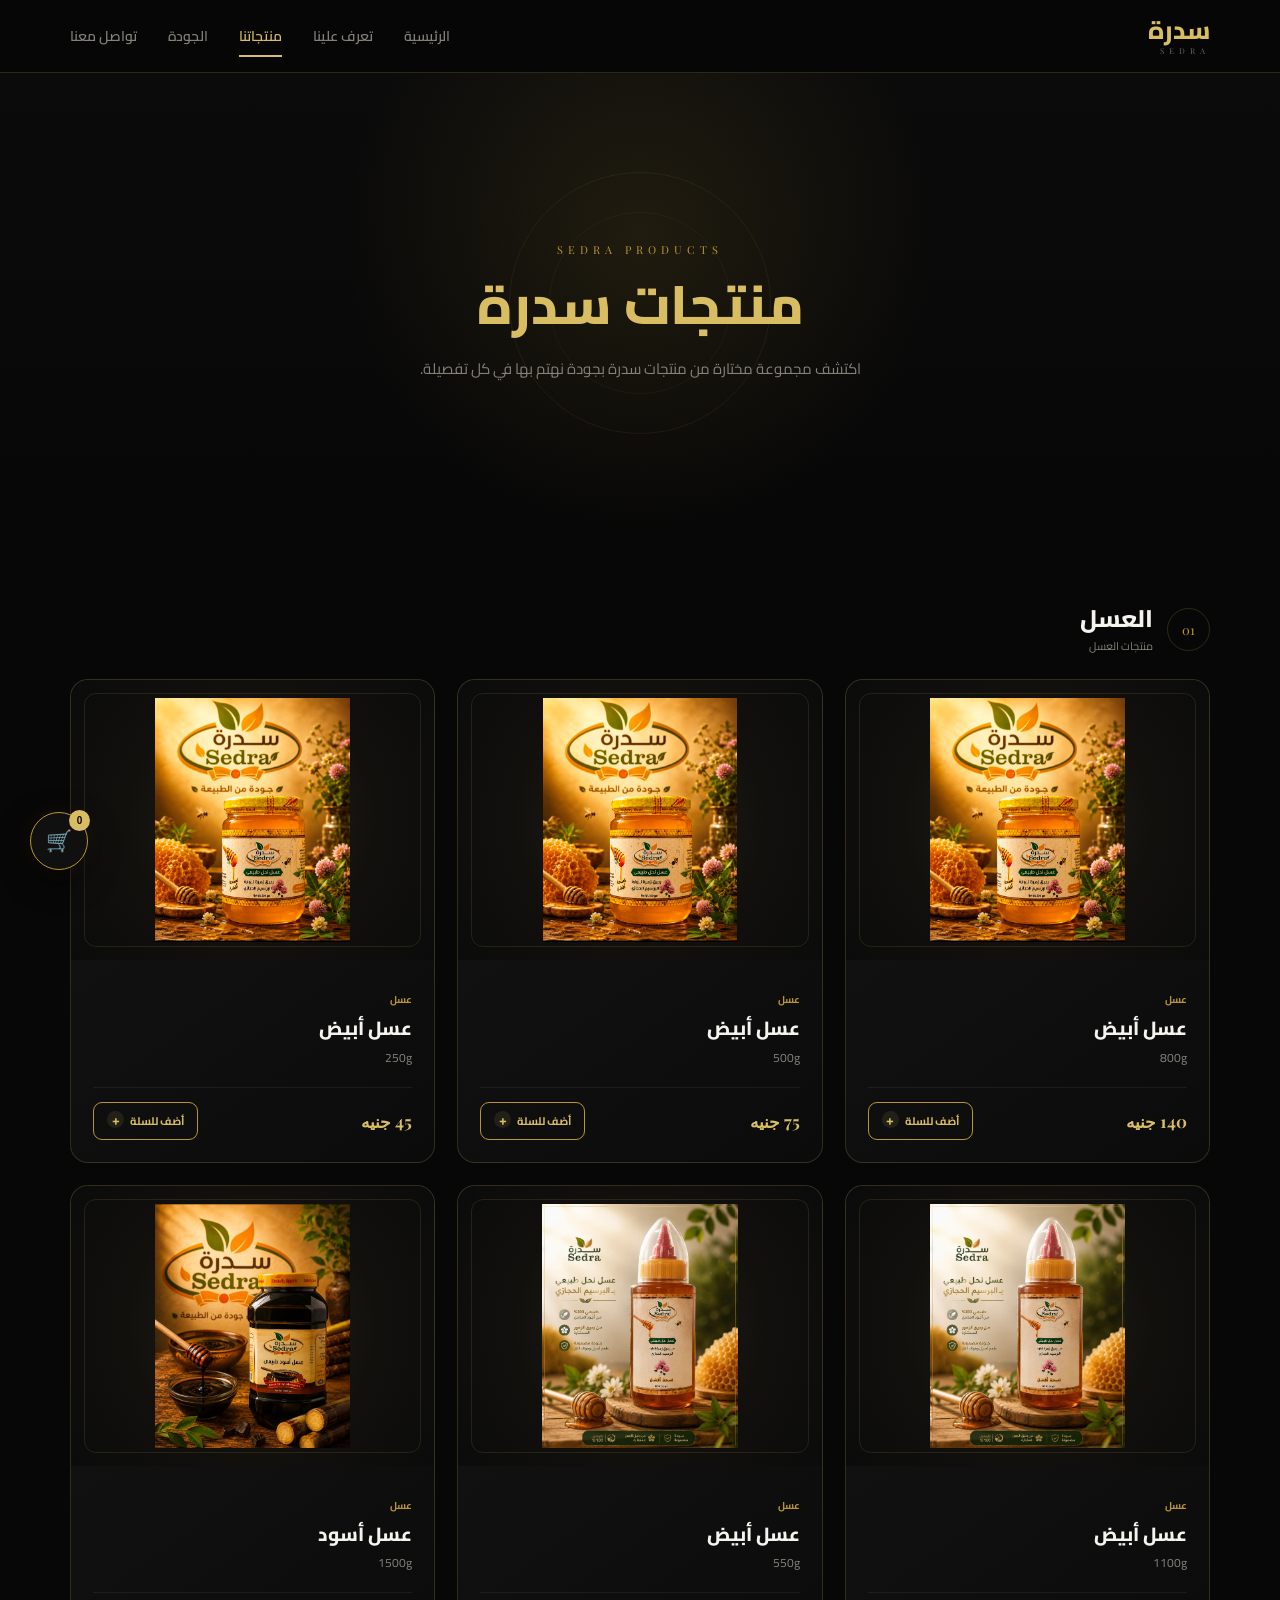
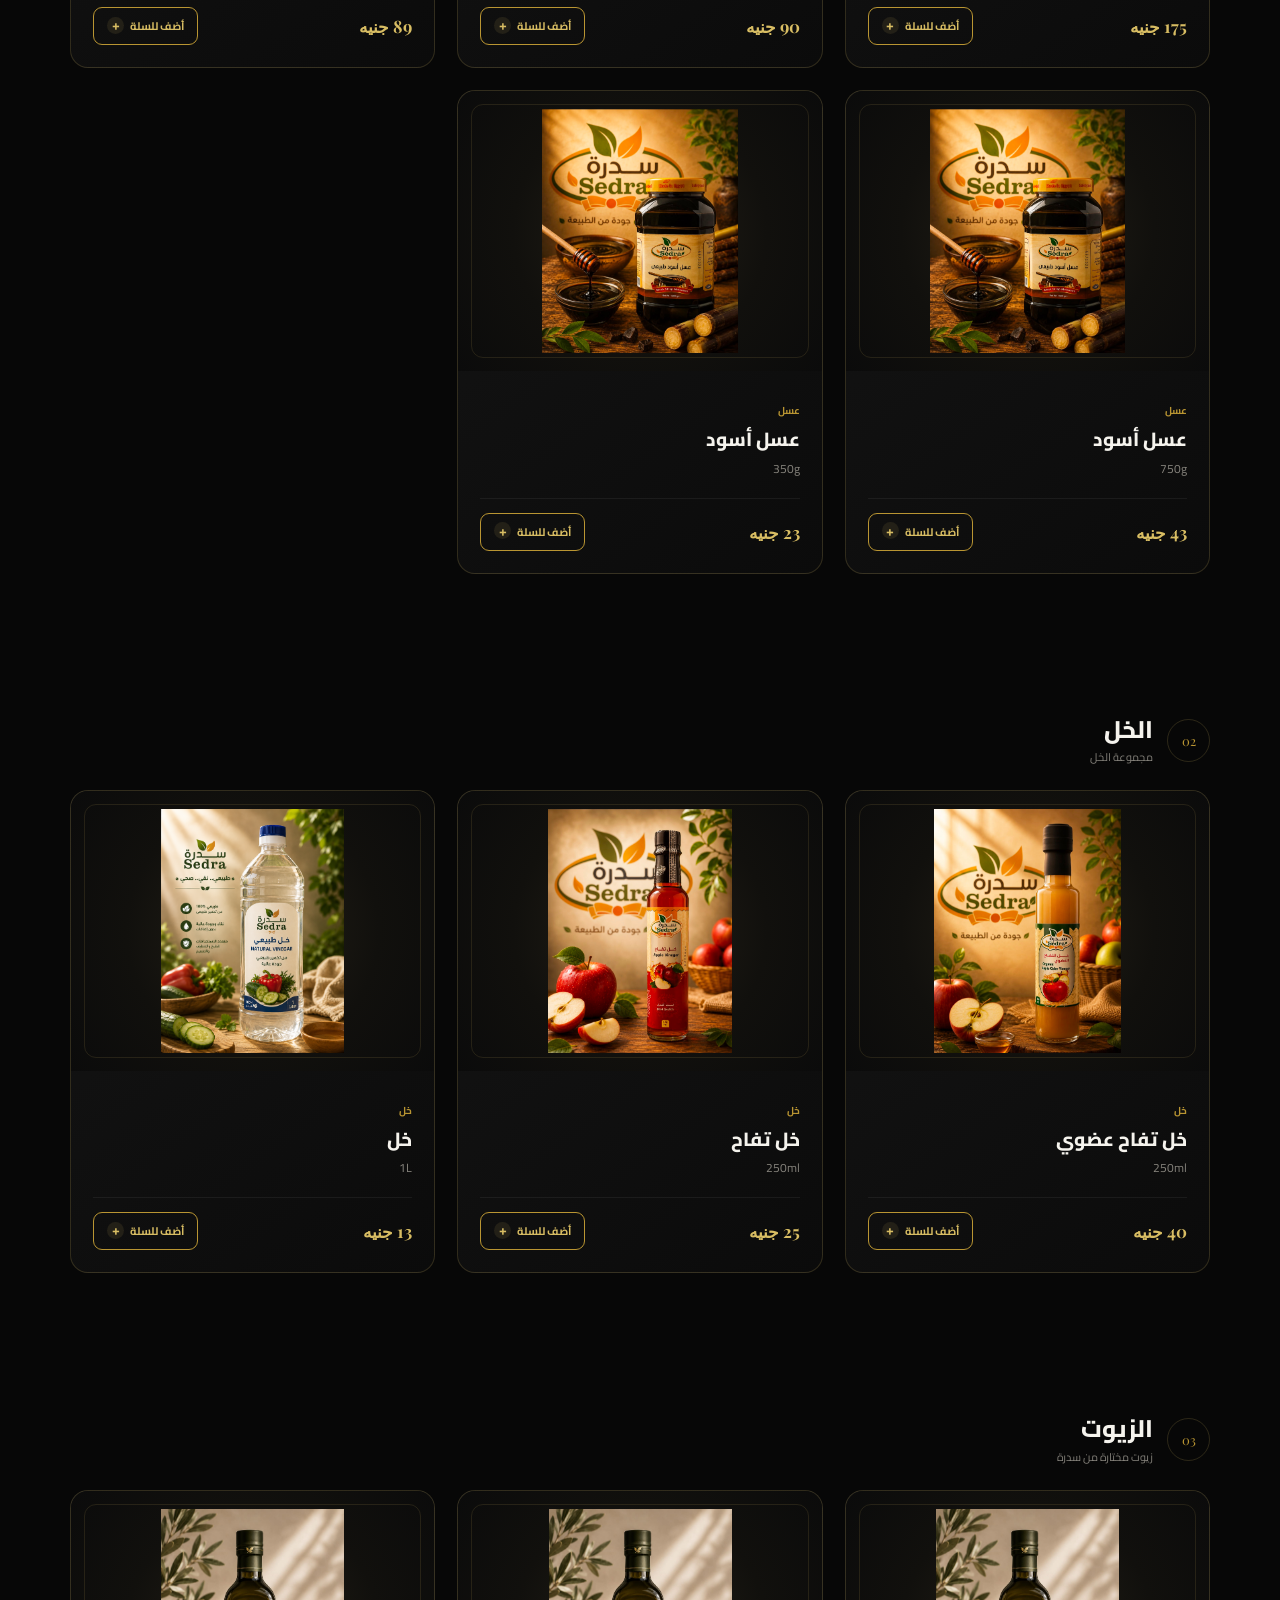
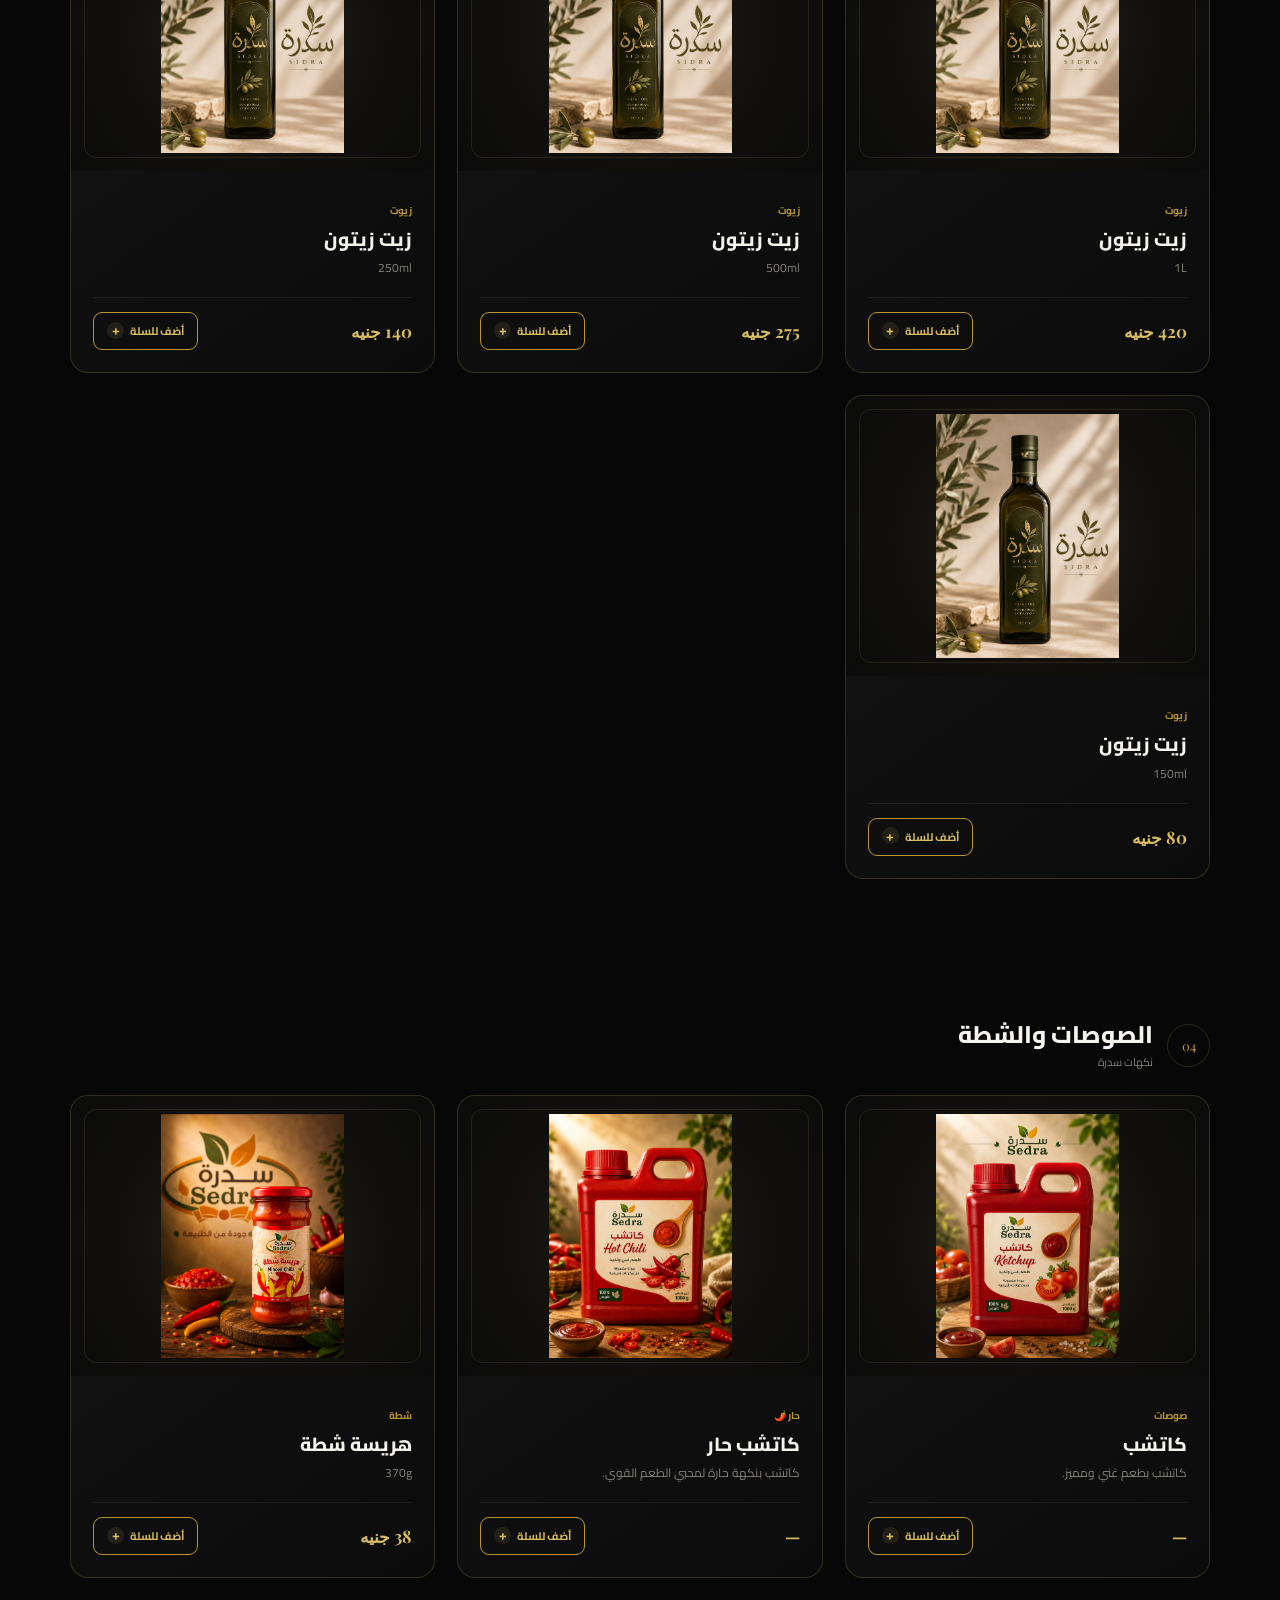
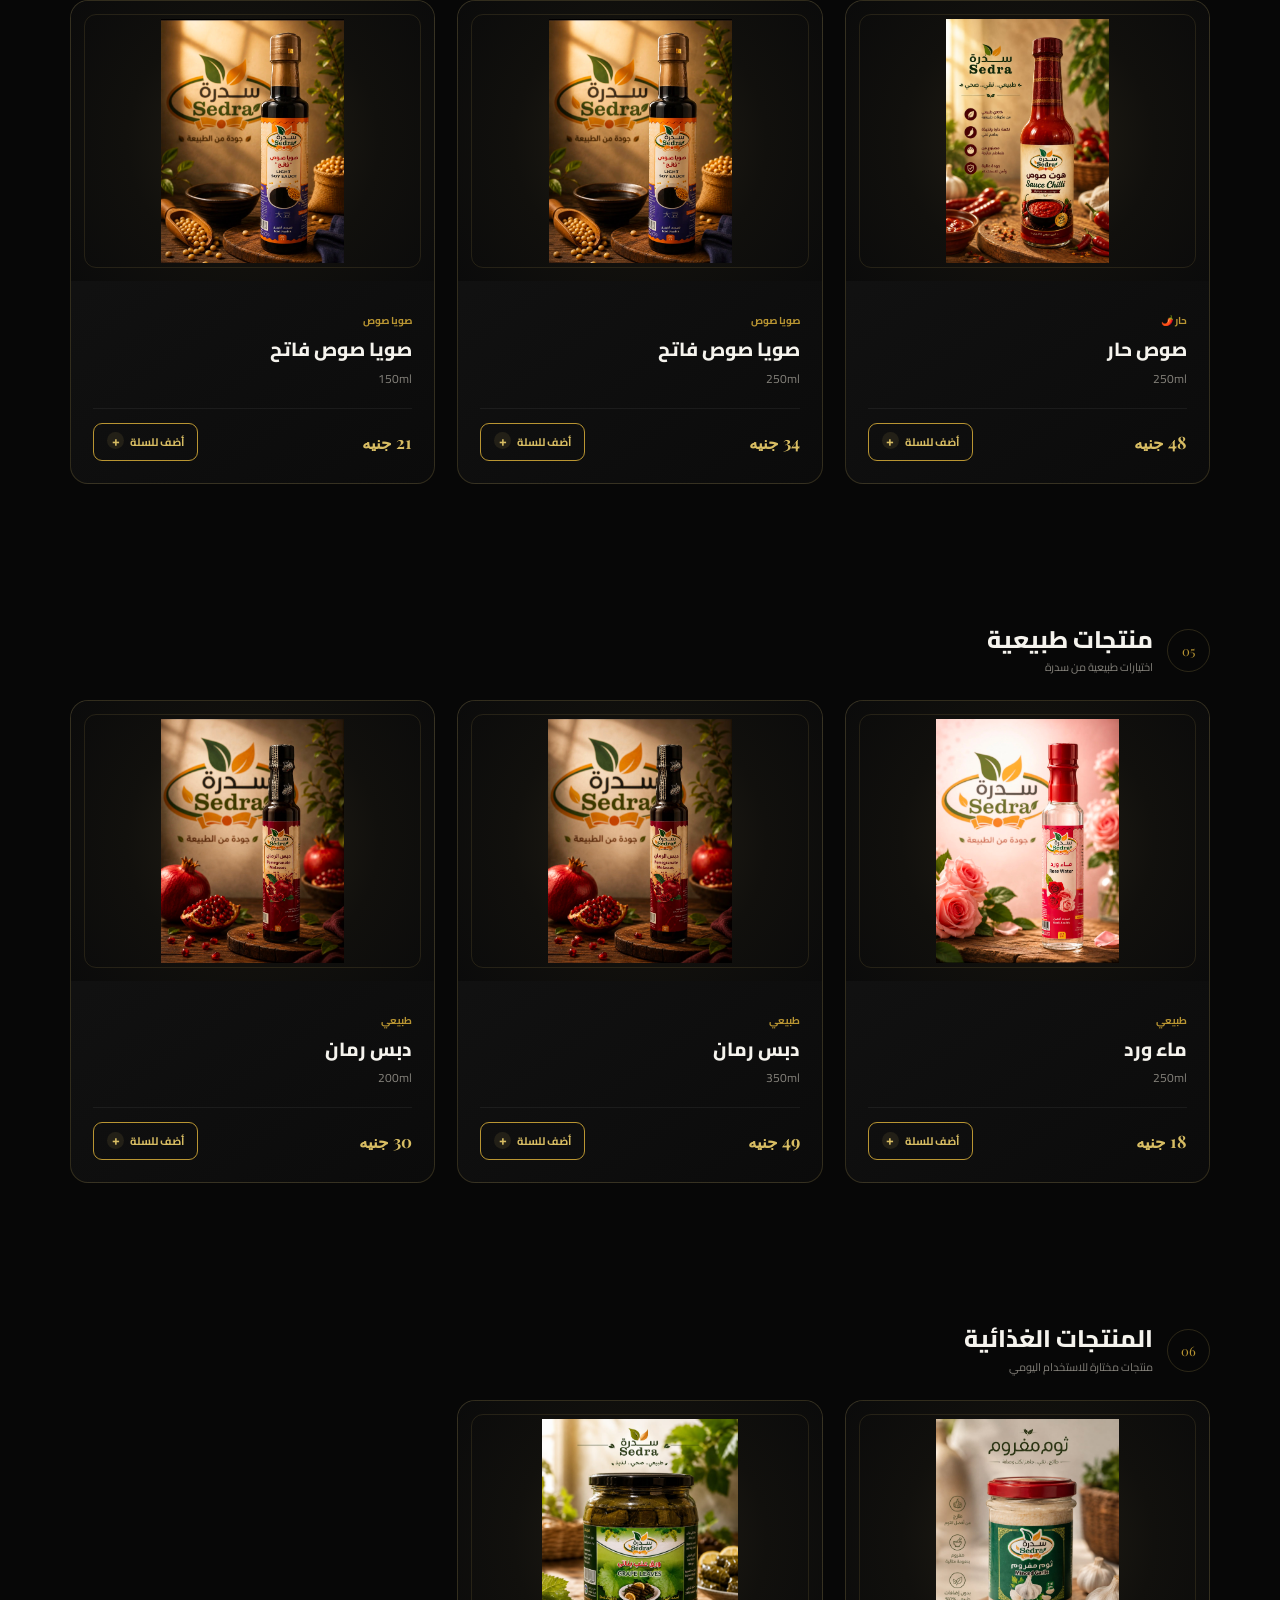
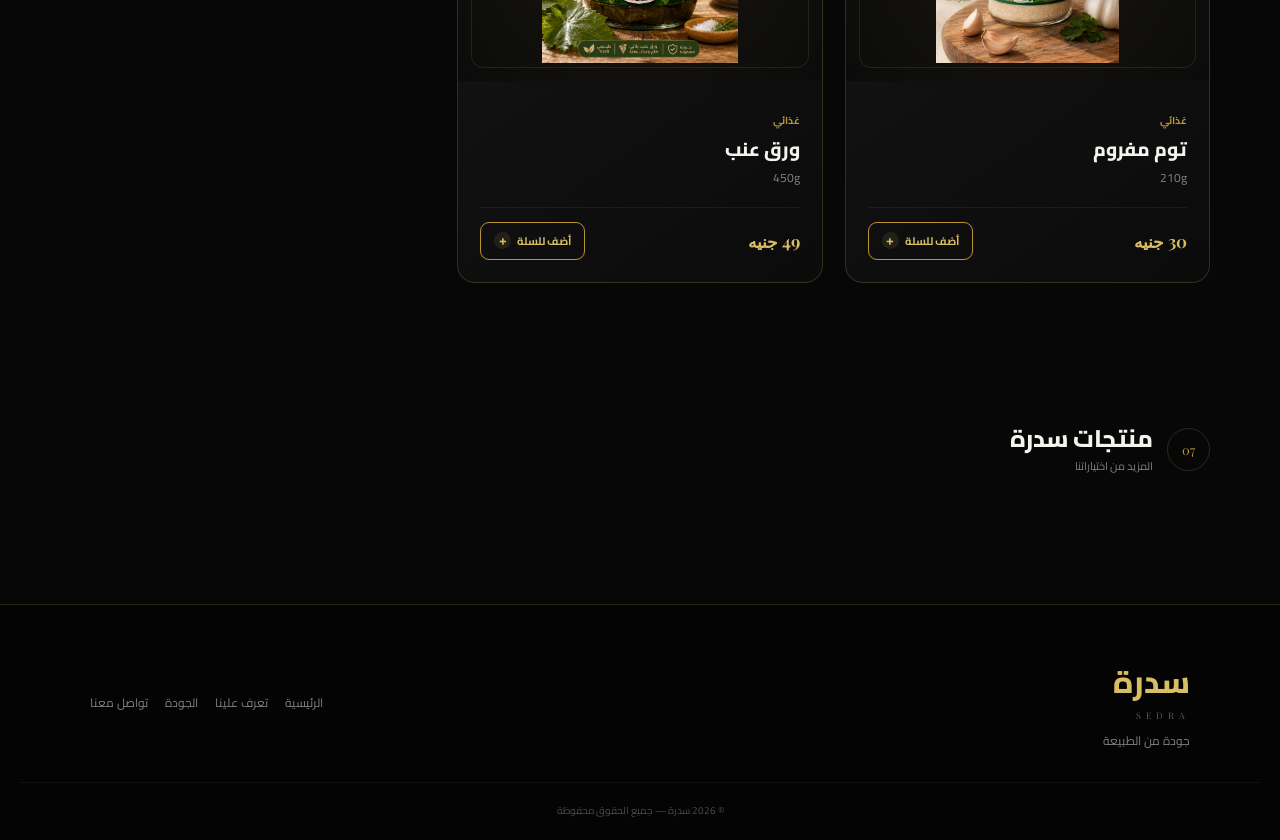
<file: products.html>
<!DOCTYPE html>
<html lang="ar" dir="rtl">

<head>

    <meta charset="UTF-8">

    <meta name="viewport" content="width=device-width, initial-scale=1.0">

    <title>منتجاتنا | سدرة</title>

    <!-- خط عربي أنيق -->
    <link rel="preconnect" href="https://fonts.googleapis.com">
    <link rel="preconnect" href="https://fonts.gstatic.com" crossorigin>

    <link rel="stylesheet">

    <link rel="stylesheet" href="Css/products.css">

</head>


<body>


    <!-- =========================
            NAVBAR
    ========================== -->

    <header class="navbar">

        <div class="nav-container">


            <!-- Logo -->

            <a href="home.html" class="logo">

                <span class="logo-ar">
                    سدرة
                </span>

                <span class="logo-en">
                    SEDRA
                </span>

            </a>


            <!-- Desktop Navigation -->

            <nav class="desktop-nav">

                <a href="home.html">
                    الرئيسية
                </a>

                <a href="about.html">
                    تعرف علينا
                </a>

                <a href="products.html" class="active">
                    منتجاتنا
                </a>

                <a href="quality.html">
                    الجودة
                </a>

                <a href="contact.html">
                    تواصل معنا
                </a>

            </nav>


            <!-- Mobile Menu -->

            <button class="menu-btn" id="menuBtn" type="button" aria-label="فتح القائمة">

                <span></span>
                <span></span>
                <span></span>

            </button>

        </div>


        <!-- Mobile Navigation -->

        <nav class="mobile-nav" id="mobileNav">

            <a href="home.html">
                الرئيسية
            </a>

            <a href="about.html">
                تعرف علينا
            </a>

            <a href="products.html" class="active">
                منتجاتنا
            </a>

            <a href="quality.html">
                الجودة
            </a>

            <a href="contact.html">
                تواصل معنا
            </a>

        </nav>

    </header>



    <!-- =========================
            PAGE HERO
    ========================== -->

    <main>


        <section class="products-hero">

            <span class="hero-en">
                SEDRA PRODUCTS
            </span>

            <h1>
                منتجات سدرة
            </h1>

            <p>
                اكتشف مجموعة مختارة من منتجات سدرة
                بجودة نهتم بها في كل تفصيلة.
            </p>

        </section>



        <!-- =========================
            CATEGORY 01
            HONEY
        ========================== -->

        <section class="products-section">


            <div class="category-title">

                <span class="category-number">
                    01
                </span>

                <div>

                    <h2>
                        العسل
                    </h2>

                    <p>
                        منتجات العسل
                    </p>

                </div>

            </div>


            <div class="products-grid">


                <!-- White Honey -->

                <article class="product-card" data-product="عسل أبيض" data-price="140">


                    <!-- مكان الصورة -->

                    <div class="product-image">

                        <img src="Images/white honey.jpg" alt="عسل أبيض">

                    </div>


                    <div class="product-content">

                        <span class="product-category">
                            عسل
                        </span>

                        <h3>
                            عسل أبيض
                        </h3>

                        <p>

                            800g

                        </p>


                        <div class="product-footer">

                            <span class="price">
                                140 جنيه
                            </span>

                            <button class="add-cart" type="button">

                                أضف للسلة

                                <span>
                                    +
                                </span>

                            </button>

                        </div>

                    </div>

                </article>
                <article class="product-card" data-product="عسل أبيض" data-price="75">


                    <!-- مكان الصورة -->

                    <div class="product-image">

                        <img src="Images/white honey.jpg" alt="عسل أبيض">

                    </div>


                    <div class="product-content">

                        <span class="product-category">
                            عسل
                        </span>

                        <h3>
                            عسل أبيض
                        </h3>

                        <p>
                            500g
                        </p>


                        <div class="product-footer">

                            <span class="price">
                                75 جنيه
                            </span>

                            <button class="add-cart" type="button">

                                أضف للسلة

                                <span>
                                    +
                                </span>

                            </button>

                        </div>

                    </div>

                </article>
                <article class="product-card" data-product="عسل أبيض" data-price="45">


                    <!-- مكان الصورة -->

                    <div class="product-image">

                        <img src="Images/white honey.jpg" alt="عسل أبيض">

                    </div>


                    <div class="product-content">

                        <span class="product-category">
                            عسل
                        </span>

                        <h3>
                            عسل أبيض
                        </h3>

                        <p>
                            250g
                        </p>


                        <div class="product-footer">

                            <span class="price">
                                45 جنيه
                            </span>

                            <button class="add-cart" type="button">

                                أضف للسلة

                                <span>
                                    +
                                </span>

                            </button>

                        </div>

                    </div>

                </article>



                <!-- White Honey 2 -->

                <article class="product-card" data-product="عسل أبيض - النوع الثاني" data-price="175">


                    <div class="product-image">

                        <img src="Images/white honey bazaza.jpg" alt="عسل أبيض">

                    </div>


                    <div class="product-content">

                        <span class="product-category">
                            عسل
                        </span>

                        <h3>
                            عسل أبيض
                        </h3>

                        <p>
                            1100g
                        </p>


                        <div class="product-footer">

                            <span class="price">
                                175 جنيه
                            </span>

                            <button class="add-cart" type="button">

                                أضف للسلة

                                <span>
                                    +
                                </span>

                            </button>

                        </div>

                    </div>

                </article>
                <article class="product-card" data-product="عسل أبيض - النوع الثاني" data-price="90">


                    <div class="product-image">

                        <img src="Images/white honey bazaza.jpg" alt="عسل أبيض">

                    </div>


                    <div class="product-content">

                        <span class="product-category">
                            عسل
                        </span>

                        <h3>
                            عسل أبيض
                        </h3>

                        <p>
                            550g
                        </p>


                        <div class="product-footer">

                            <span class="price">
                                90 جنيه
                            </span>

                            <button class="add-cart" type="button">

                                أضف للسلة

                                <span>
                                    +
                                </span>

                            </button>

                        </div>

                    </div>

                </article>



                <!-- Black Honey -->

                <article class="product-card" data-product="عسل أسود" data-price="89">


                    <div class="product-image">

                        <img src="Images/black honey.jpg" alt="عسل أسود">

                    </div>


                    <div class="product-content">

                        <span class="product-category">
                            عسل
                        </span>

                        <h3>
                            عسل أسود
                        </h3>

                        <p>
                            1500g
                        </p>


                        <div class="product-footer">

                            <span class="price">
                                89 جنيه
                            </span>

                            <button class="add-cart" type="button">

                                أضف للسلة

                                <span>
                                    +
                                </span>

                            </button>

                        </div>

                    </div>

                </article>
                <article class="product-card" data-product="عسل أسود" data-price="43">


                    <div class="product-image">

                        <img src="Images/black honey.jpg" alt="عسل أسود">

                    </div>


                    <div class="product-content">

                        <span class="product-category">
                            عسل
                        </span>

                        <h3>
                            عسل أسود
                        </h3>

                        <p>
                            750g
                        </p>


                        <div class="product-footer">

                            <span class="price">
                                43 جنيه
                            </span>

                            <button class="add-cart" type="button">

                                أضف للسلة

                                <span>
                                    +
                                </span>

                            </button>

                        </div>

                    </div>

                </article>
                <article class="product-card" data-product="عسل أسود" data-price="23">


                    <div class="product-image">

                        <img src="Images/black honey.jpg" alt="عسل أسود">

                    </div>


                    <div class="product-content">

                        <span class="product-category">
                            عسل
                        </span>

                        <h3>
                            عسل أسود
                        </h3>

                        <p>
                            350g
                        </p>


                        <div class="product-footer">

                            <span class="price">
                                23 جنيه
                            </span>

                            <button class="add-cart" type="button">

                                أضف للسلة

                                <span>
                                    +
                                </span>

                            </button>

                        </div>

                    </div>

                </article>


            </div>

        </section>



        <!-- =========================
            CATEGORY 02
            VINEGAR
        ========================== -->

        <section class="products-section">


            <div class="category-title">

                <span class="category-number">
                    02
                </span>

                <div>

                    <h2>
                        الخل
                    </h2>

                    <p>
                        مجموعة الخل
                    </p>

                </div>

            </div>


            <div class="products-grid">


                <!-- Organic Apple Vinegar -->

                <article class="product-card" data-product="خل تفاح عضوي" data-price="40">


                    <div class="product-image">

                        <img src="Images/apple.jpg" alt="خل تفاح عضوي">

                    </div>


                    <div class="product-content">

                        <span class="product-category">
                            خل
                        </span>

                        <h3>
                            خل تفاح عضوي
                        </h3>

                        <p>
                            250ml
                        </p>


                        <div class="product-footer">

                            <span class="price">
                                40 جنيه
                            </span>

                            <button class="add-cart" type="button">

                                أضف للسلة

                                <span>
                                    +
                                </span>

                            </button>

                        </div>

                    </div>

                </article>



                <!-- Apple Vinegar -->

                <article class="product-card" data-product="خل تفاح" data-price="25">


                    <div class="product-image">

                        <img src="Images/Khall Tophah.jpg" alt="خل تفاح">

                    </div>


                    <div class="product-content">

                        <span class="product-category">
                            خل
                        </span>

                        <h3>
                            خل تفاح
                        </h3>

                        <p>
                            250ml
                        </p>


                        <div class="product-footer">

                            <span class="price">
                                25 جنيه
                            </span>

                            <button class="add-cart" type="button">

                                أضف للسلة

                                <span>
                                    +
                                </span>

                            </button>

                        </div>

                    </div>

                </article>



                <!-- Vinegar -->

                <article class="product-card" data-product="خل" data-price="13">


                    <div class="product-image">

                        <img src="Images/Khall.png" alt="خل">

                    </div>


                    <div class="product-content">

                        <span class="product-category">
                            خل
                        </span>

                        <h3>
                            خل
                        </h3>

                        <p>
                            1L
                        </p>


                        <div class="product-footer">

                            <span class="price">
                                13 جنيه
                            </span>

                            <button class="add-cart" type="button">

                                أضف للسلة

                                <span>
                                    +
                                </span>

                            </button>

                        </div>

                    </div>

                </article>


            </div>

        </section>



        <!-- =========================
            CATEGORY 03
            OILS
        ========================== -->

        <section class="products-section">


            <div class="category-title">

                <span class="category-number">
                    03
                </span>

                <div>

                    <h2>
                        الزيوت
                    </h2>

                    <p>
                        زيوت مختارة من سدرة
                    </p>

                </div>

            </div>


            <div class="products-grid">


                <!-- Olive Oil 250 -->

                <article class="product-card" data-product="زيت زيتون 250ml" data-price="420">


                    <div class="product-image">

                        <img src="Images/Olive 250ml.jpg" alt="زيت زيتون 250 مل">

                    </div>


                    <div class="product-content">

                        <span class="product-category">
                            زيوت
                        </span>

                        <h3>
                            زيت زيتون
                        </h3>

                        <p>
                            1L
                        </p>


                        <div class="product-footer">

                            <span class="price">
                                420 جنيه
                            </span>

                            <button class="add-cart" type="button">

                                أضف للسلة

                                <span>
                                    +
                                </span>

                            </button>

                        </div>

                    </div>

                </article>



                <!-- Olive Oil 500 -->

                <article class="product-card" data-product="زيت زيتون 500ml" data-price="275">


                    <div class="product-image">

                        <img src="Images/Olive 250ml.jpg" alt="زيت زيتون 500 مل">

                    </div>


                    <div class="product-content">

                        <span class="product-category">
                            زيوت
                        </span>

                        <h3>
                            زيت زيتون
                        </h3>

                        <p>
                            500ml
                        </p>


                        <div class="product-footer">

                            <span class="price">
                                275 جنيه
                            </span>

                            <button class="add-cart" type="button">

                                أضف للسلة

                                <span>
                                    +
                                </span>

                            </button>

                        </div>

                    </div>

                </article>
                <article class="product-card" data-product="زيت زيتون 500ml" data-price="140">


                    <div class="product-image">

                        <img src="Images/Olive 250ml.jpg" alt="زيت زيتون 500 مل">

                    </div>


                    <div class="product-content">

                        <span class="product-category">
                            زيوت
                        </span>

                        <h3>
                            زيت زيتون
                        </h3>

                        <p>
                            250ml
                        </p>


                        <div class="product-footer">

                            <span class="price">
                                140 جنيه
                            </span>

                            <button class="add-cart" type="button">

                                أضف للسلة

                                <span>
                                    +
                                </span>

                            </button>

                        </div>

                    </div>

                </article>
                <article class="product-card" data-product="زيت زيتون 500ml" data-price="80">


                    <div class="product-image">

                        <img src="Images/Olive 250ml.jpg" alt="زيت زيتون 500 مل">

                    </div>


                    <div class="product-content">

                        <span class="product-category">
                            زيوت
                        </span>

                        <h3>
                            زيت زيتون
                        </h3>

                        <p>
                            150ml
                        </p>


                        <div class="product-footer">

                            <span class="price">
                                80 جنيه
                            </span>

                            <button class="add-cart" type="button">

                                أضف للسلة

                                <span>
                                    +
                                </span>

                            </button>

                        </div>

                    </div>

                </article>



            </div>

        </section>



        <!-- =========================
            CATEGORY 04
            SAUCES
        ========================== -->

        <section class="products-section">


            <div class="category-title">

                <span class="category-number">
                    04
                </span>

                <div>

                    <h2>
                        الصوصات والشطة
                    </h2>

                    <p>
                        نكهات سدرة
                    </p>

                </div>

            </div>


            <div class="products-grid">


                <!-- Ketchup -->

                <article class="product-card" data-product="كاتشب" data-price="">


                    <div class="product-image">

                        <img src="Images/katchap.png" alt="كاتشب">

                    </div>


                    <div class="product-content">

                        <span class="product-category">
                            صوصات
                        </span>

                        <h3>
                            كاتشب
                        </h3>

                        <p>
                            كاتشب بطعم غني ومميز.
                        </p>


                        <div class="product-footer">

                            <span class="price">
                                —
                            </span>

                            <button class="add-cart" type="button">

                                أضف للسلة

                                <span>
                                    +
                                </span>

                            </button>

                        </div>

                    </div>

                </article>



                <!-- Hot Ketchup -->

                <article class="product-card" data-product="كاتشب حار" data-price="">


                    <div class="product-image">

                        <img src="Images/hot katchap.png" alt="كاتشب حار">

                    </div>


                    <div class="product-content">

                        <span class="product-category">
                            حار 🌶️
                        </span>

                        <h3>
                            كاتشب حار
                        </h3>

                        <p>
                            كاتشب بنكهة حارة لمحبي الطعم القوي.
                        </p>


                        <div class="product-footer">

                            <span class="price">
                                —
                            </span>

                            <button class="add-cart" type="button">

                                أضف للسلة

                                <span>
                                    +
                                </span>

                            </button>

                        </div>

                    </div>

                </article>



                <!-- Harissa -->

                <article class="product-card" data-product="هريسة شطة" data-price="38">


                    <div class="product-image">

                        <img src="Images/Shataa.jpg" alt="هريسة شطة">

                    </div>


                    <div class="product-content">

                        <span class="product-category">
                            شطة
                        </span>

                        <h3>
                            هريسة شطة
                        </h3>

                        <p>
                            370g
                        </p>


                        <div class="product-footer">

                            <span class="price">
                                38 جنيه
                            </span>

                            <button class="add-cart" type="button">

                                أضف للسلة

                                <span>
                                    +
                                </span>

                            </button>

                        </div>

                    </div>

                </article>
                <article class="product-card" data-product="صوص حار" data-price="48">


                    <div class="product-image">

                        <img src="Images/Hot Sos.jpeg" alt="صوص حار">

                    </div>


                    <div class="product-content">

                        <span class="product-category">
                            حار 🌶️
                        </span>

                        <h3>
                            صوص حار
                        </h3>

                        <p>
                            250ml
                        </p>


                        <div class="product-footer">

                            <span class="price">
                                48 جنيه
                            </span>

                            <button class="add-cart" type="button">

                                أضف للسلة

                                <span>
                                    +
                                </span>

                            </button>

                        </div>

                    </div>

                </article>
                <article class="product-card" data-product="صويا صوص فاتح" data-price="34">


                    <div class="product-image">

                        <img src="Images/Soya Sos Fateh.jpeg" alt="صويا صوص فاتح">

                    </div>


                    <div class="product-content">

                        <span class="product-category">
                            صويا صوص
                        </span>

                        <h3>
                            صويا صوص فاتح
                        </h3>

                        <p>
                            250ml
                        </p>


                        <div class="product-footer">

                            <span class="price">
                                34 جنيه
                            </span>

                            <button class="add-cart" type="button">

                                أضف للسلة

                                <span>
                                    +
                                </span>

                            </button>

                        </div>

                    </div>

                </article>
                <article class="product-card" data-product="صويا صوص فاتح" data-price="21">


                    <div class="product-image">

                        <img src="Images/Soya Sos Fateh.jpeg" alt="صويا صوص فاتح">

                    </div>


                    <div class="product-content">

                        <span class="product-category">
                            صويا صوص
                        </span>

                        <h3>
                            صويا صوص فاتح
                        </h3>

                        <p>
                            150ml
                        </p>


                        <div class="product-footer">

                            <span class="price">
                                21 جنيه
                            </span>

                            <button class="add-cart" type="button">

                                أضف للسلة

                                <span>
                                    +
                                </span>

                            </button>

                        </div>

                    </div>

                </article>


            </div>

        </section>



        <!-- =========================
            CATEGORY 05
            NATURAL
        ========================== -->

        <section class="products-section">


            <div class="category-title">

                <span class="category-number">
                    05
                </span>

                <div>

                    <h2>
                        منتجات طبيعية
                    </h2>

                    <p>
                        اختيارات طبيعية من سدرة
                    </p>

                </div>

            </div>


            <div class="products-grid">


                <!-- Rose Water -->

                <article class="product-card" data-product="ماء ورد" data-price="18">


                    <div class="product-image">

                        <img src="Images/flower.jpg" alt="ماء ورد">

                    </div>


                    <div class="product-content">

                        <span class="product-category">
                            طبيعي
                        </span>

                        <h3>
                            ماء ورد
                        </h3>

                        <p>
                            250ml
                        </p>


                        <div class="product-footer">

                            <span class="price">
                                18 جنيه
                            </span>

                            <button class="add-cart" type="button">

                                أضف للسلة

                                <span>
                                    +
                                </span>

                            </button>

                        </div>

                    </div>

                </article>



                <!-- Pomegranate Molasses -->

                <article class="product-card" data-product="دبس رمان" data-price="49">


                    <div class="product-image">

                        <img src="Images/Roommaan.jpg" alt="دبس رمان">

                    </div>


                    <div class="product-content">

                        <span class="product-category">
                            طبيعي
                        </span>

                        <h3>
                            دبس رمان
                        </h3>

                        <p>
                            350ml
                        </p>


                        <div class="product-footer">

                            <span class="price">
                                49 جنيه
                            </span>

                            <button class="add-cart" type="button">

                                أضف للسلة

                                <span>
                                    +
                                </span>

                            </button>

                        </div>

                    </div>

                </article>
                <article class="product-card" data-product="دبس رمان" data-price="30">


                    <div class="product-image">

                        <img src="Images/Roommaan.jpg" alt="دبس رمان">

                    </div>


                    <div class="product-content">

                        <span class="product-category">
                            طبيعي
                        </span>

                        <h3>
                            دبس رمان
                        </h3>

                        <p>
                            200ml
                        </p>


                        <div class="product-footer">

                            <span class="price">
                                30 جنيه
                            </span>

                            <button class="add-cart" type="button">

                                أضف للسلة

                                <span>
                                    +
                                </span>

                            </button>

                        </div>

                    </div>

                </article>


            </div>

        </section>



        <!-- =========================
            CATEGORY 06
            FOOD
        ========================== -->

        <section class="products-section">


            <div class="category-title">

                <span class="category-number">
                    06
                </span>

                <div>

                    <h2>
                        المنتجات الغذائية
                    </h2>

                    <p>
                        منتجات مختارة للاستخدام اليومي
                    </p>

                </div>

            </div>


            <div class="products-grid">


                <!-- Garlic -->

                <article class="product-card" data-product="توم مفروم" data-price="30">


                    <div class="product-image">

                        <img src="Images/tooom.jpg" alt="توم مفروم">

                    </div>


                    <div class="product-content">

                        <span class="product-category">
                            غذائي
                        </span>

                        <h3>
                            توم مفروم
                        </h3>

                        <p>
                            210g
                        </p>


                        <div class="product-footer">

                            <span class="price">
                                30 جنيه
                            </span>

                            <button class="add-cart" type="button">

                                أضف للسلة

                                <span>
                                    +
                                </span>

                            </button>

                        </div>

                    </div>

                </article>



                <!-- Grape Leaves -->

                <article class="product-card" data-product="ورق عنب" data-price="49">


                    <div class="product-image">

                        <img src="Images/warak enab.jpg" alt="ورق عنب">

                    </div>


                    <div class="product-content">

                        <span class="product-category">
                            غذائي
                        </span>

                        <h3>
                            ورق عنب
                        </h3>

                        <p>
                            450g
                        </p>


                        <div class="product-footer">

                            <span class="price">
                                49 جنيه
                            </span>

                            <button class="add-cart" type="button">

                                أضف للسلة

                                <span>
                                    +
                                </span>

                            </button>

                        </div>

                    </div>

                </article>


            </div>

        </section>



        <!-- =========================
            CATEGORY 07
            OTHER
        ========================== -->

        <section class="products-section">


            <div class="category-title">

                <span class="category-number">
                    07
                </span>

                <div>

                    <h2>
                        منتجات سدرة
                    </h2>

                    <p>
                        المزيد من اختياراتنا
                    </p>

                </div>

            </div>


        </section>


    </main>



    <!-- =========================
            FLOATING CART
    ========================== -->

    <button class="cart-btn" id="cartBtn" type="button" aria-label="السلة">

        🛒

        <span id="cartCount">
            0
        </span>

    </button>



    <!-- =========================
            FOOTER
    ========================== -->

    <footer>

        <div class="footer-content">


            <div class="footer-brand">

                <h2>
                    سدرة
                </h2>

                <span>
                    SEDRA
                </span>

                <p>
                    جودة من الطبيعة
                </p>

            </div>


            <div class="footer-links">

                <a href="home.html">
                    الرئيسية
                </a>

                <a href="about.html">
                    تعرف علينا
                </a>

                <a href="quality.html">
                    الجودة
                </a>

                <a href="contact.html">
                    تواصل معنا
                </a>

            </div>


        </div>


        <div class="copyright">

            © 2026 سدرة — جميع الحقوق محفوظة

        </div>

    </footer>



    <script src="Js/products.js"></script>


</body>

</html>
</file>
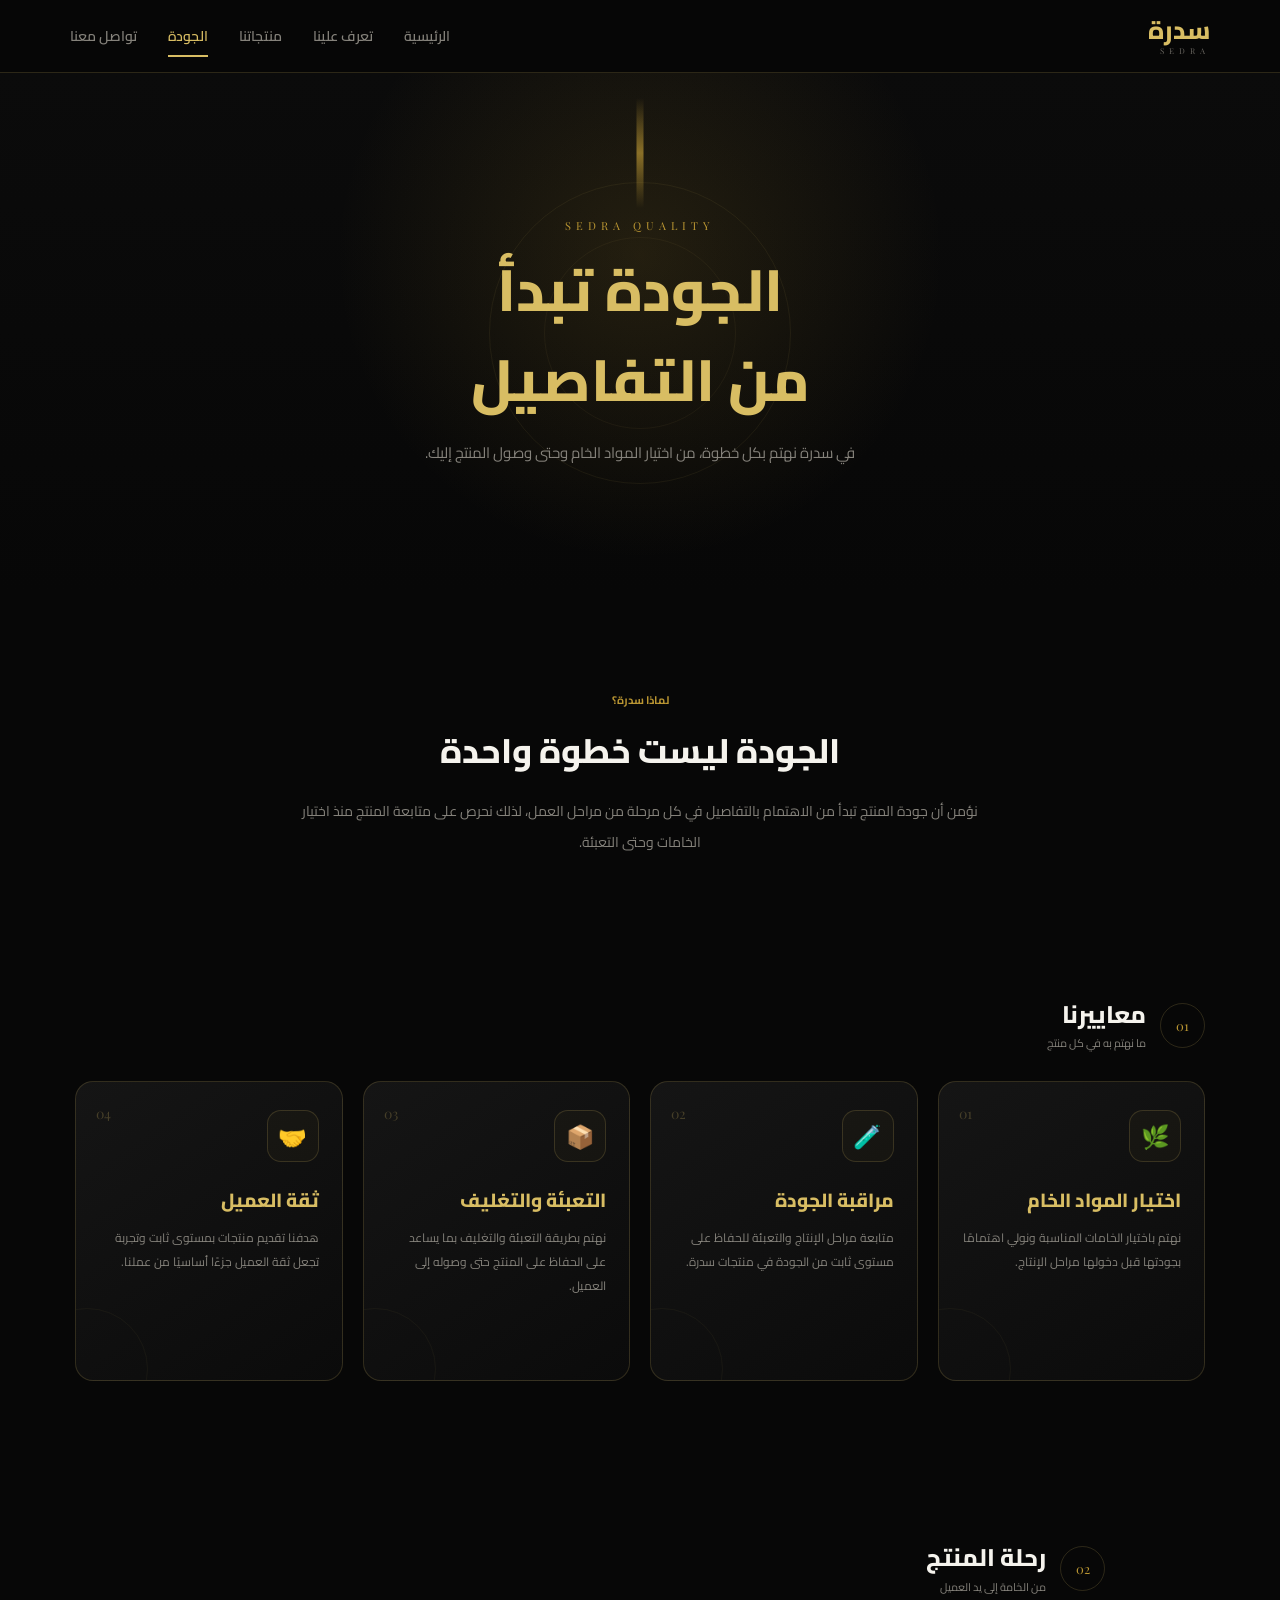
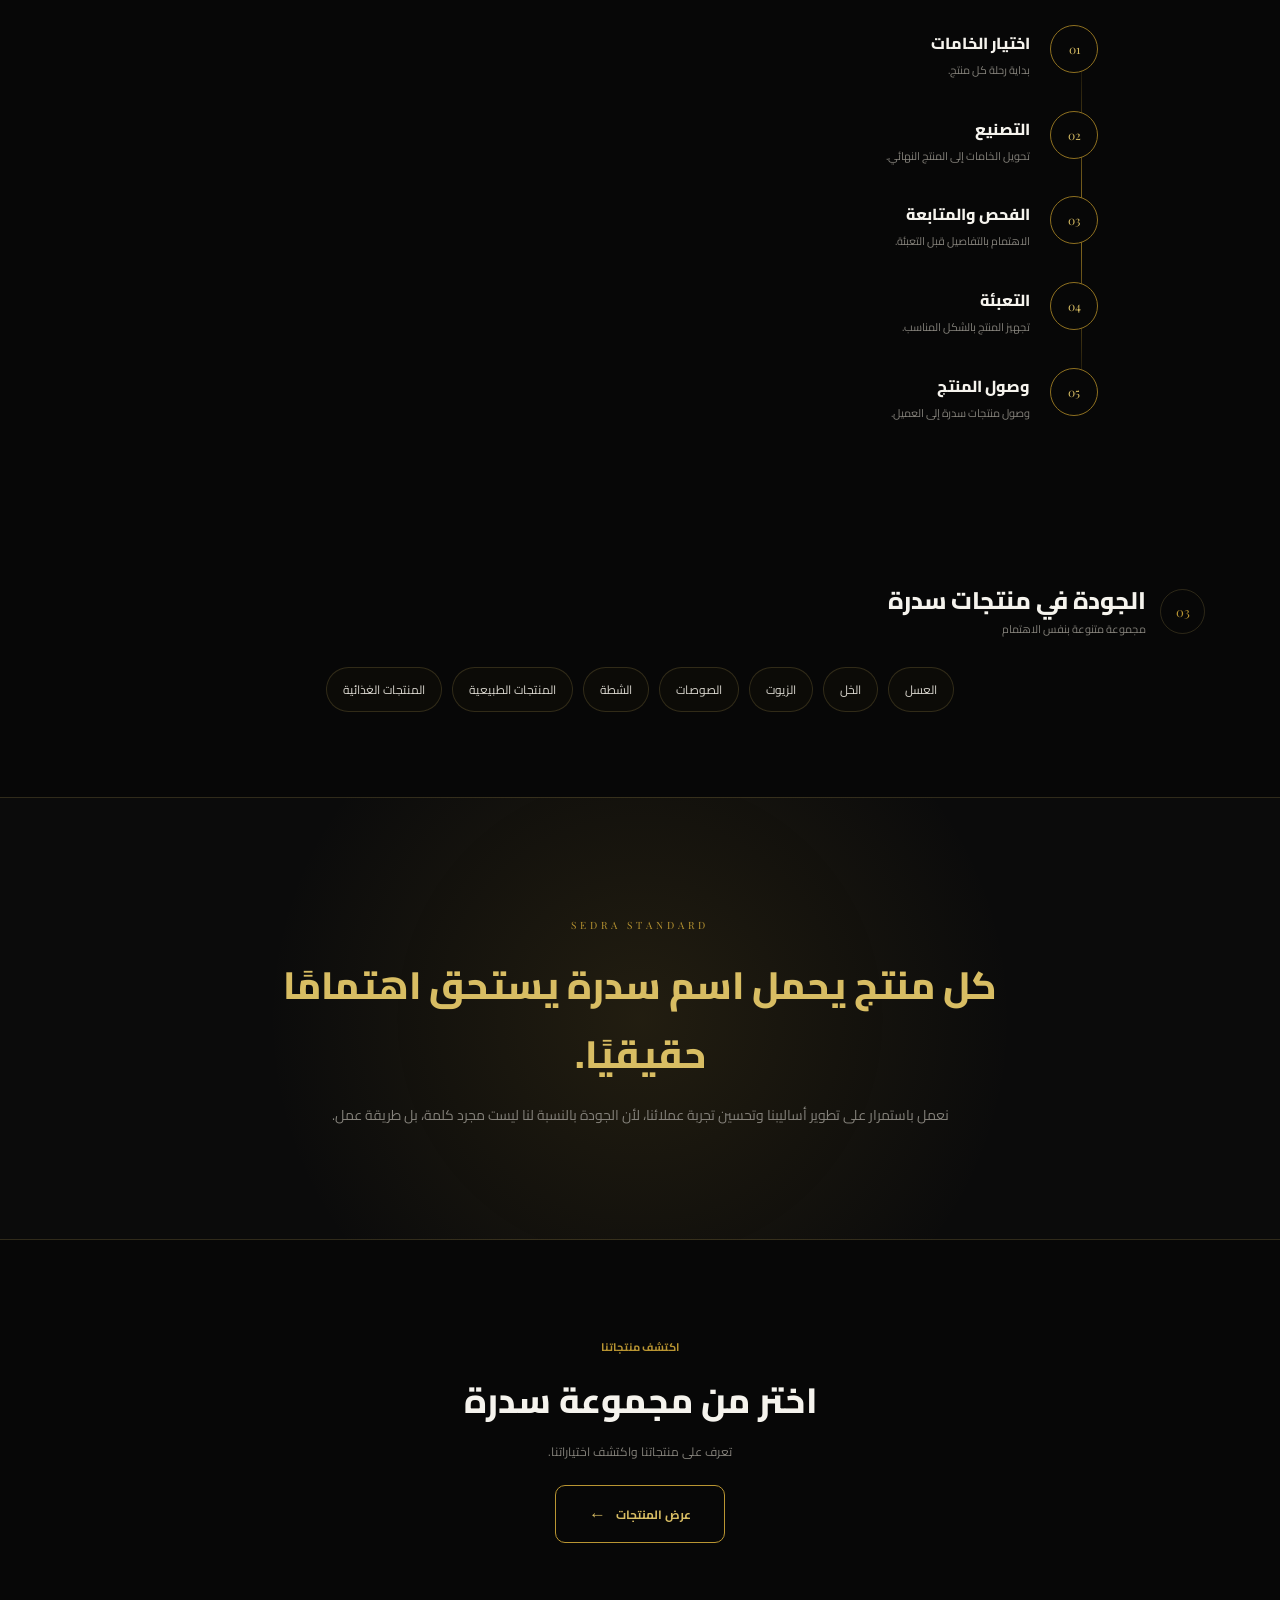
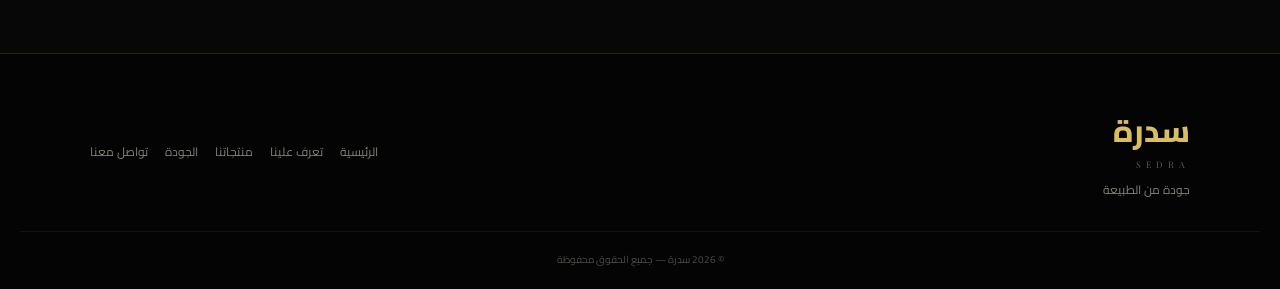
<file: quality.html>
<!DOCTYPE html>
<html lang="ar" dir="rtl">

<head>

    <meta charset="UTF-8">

    <meta name="viewport" content="width=device-width, initial-scale=1.0">

    <title>الجودة | سدرة</title>

    <link rel="preconnect" href="https://fonts.googleapis.com">
    <link rel="preconnect" href="https://fonts.gstatic.com" crossorigin>

    <link
        href="https://fonts.googleapis.com/css2?family=Cairo:wght@400;500;600;700;800&family=Playfair+Display:wght@500;600;700&display=swap"
        rel="stylesheet">

    <link rel="stylesheet" href="Css/quality.css">


</head>

<body>


    <!-- =========================
            NAVBAR
    ========================== -->

    <header class="navbar">

        <div class="nav-container">

            <a href="home.html" class="logo">

                <span class="logo-ar">
                    سدرة
                </span>

                <span class="logo-en">
                    SEDRA
                </span>

            </a>


            <nav class="desktop-nav">

                <a href="home.html">
                    الرئيسية
                </a>

                <a href="about.html">
                    تعرف علينا
                </a>

                <a href="products.html">
                    منتجاتنا
                </a>

                <a href="quality.html" class="active">
                    الجودة
                </a>

                <a href="contact.html">
                    تواصل معنا
                </a>

            </nav>


            <button class="menu-btn" id="menuBtn" type="button" aria-label="فتح القائمة">

                <span></span>
                <span></span>
                <span></span>

            </button>

        </div>


        <!-- Mobile Navigation -->

        <nav class="mobile-nav" id="mobileNav">

            <a href="home.html">
                الرئيسية
            </a>

            <a href="about.html">
                تعرف علينا
            </a>

            <a href="products.html">
                منتجاتنا
            </a>

            <a href="quality.html" class="active">
                الجودة
            </a>

            <a href="contact.html">
                تواصل معنا
            </a>

        </nav>

    </header>



    <main>


        <!-- =========================
                HERO
        ========================== -->

        <section class="quality-hero">

            <div class="hero-decoration"></div>

            <span class="hero-en">
                SEDRA QUALITY
            </span>

            <h1>
                الجودة تبدأ<br>
                من التفاصيل
            </h1>

            <p>
                في سدرة نهتم بكل خطوة،
                من اختيار المواد الخام وحتى وصول المنتج إليك.
            </p>

        </section>



        <!-- =========================
                INTRO
        ========================== -->

        <section class="quality-intro">

            <span class="section-label">
                لماذا سدرة؟
            </span>

            <h2>
                الجودة ليست خطوة واحدة
            </h2>

            <p>
                نؤمن أن جودة المنتج تبدأ من الاهتمام بالتفاصيل
                في كل مرحلة من مراحل العمل، لذلك نحرص على
                متابعة المنتج منذ اختيار الخامات وحتى التعبئة.
            </p>

        </section>



        <!-- =========================
                QUALITY STANDARDS
        ========================== -->

        <section class="standards-section">

            <div class="section-heading">

                <span class="section-number">
                    01
                </span>

                <div>

                    <h2>
                        معاييرنا
                    </h2>

                    <p>
                        ما نهتم به في كل منتج
                    </p>

                </div>

            </div>


            <div class="standards-grid">


                <article class="quality-card">

                    <div class="quality-icon">
                        🌿
                    </div>

                    <span class="card-number">
                        01
                    </span>

                    <h3>
                        اختيار المواد الخام
                    </h3>

                    <p>
                        نهتم باختيار الخامات المناسبة
                        ونولي اهتمامًا بجودتها قبل دخولها
                        مراحل الإنتاج.
                    </p>

                </article>


                <article class="quality-card">

                    <div class="quality-icon">
                        🧪
                    </div>

                    <span class="card-number">
                        02
                    </span>

                    <h3>
                        مراقبة الجودة
                    </h3>

                    <p>
                        متابعة مراحل الإنتاج والتعبئة
                        للحفاظ على مستوى ثابت من الجودة
                        في منتجات سدرة.
                    </p>

                </article>


                <article class="quality-card">

                    <div class="quality-icon">
                        📦
                    </div>

                    <span class="card-number">
                        03
                    </span>

                    <h3>
                        التعبئة والتغليف
                    </h3>

                    <p>
                        نهتم بطريقة التعبئة والتغليف
                        بما يساعد على الحفاظ على المنتج
                        حتى وصوله إلى العميل.
                    </p>

                </article>


                <article class="quality-card">

                    <div class="quality-icon">
                        🤝
                    </div>

                    <span class="card-number">
                        04
                    </span>

                    <h3>
                        ثقة العميل
                    </h3>

                    <p>
                        هدفنا تقديم منتجات بمستوى ثابت
                        وتجربة تجعل ثقة العميل جزءًا
                        أساسيًا من عملنا.
                    </p>

                </article>


            </div>

        </section>



        <!-- =========================
                PRODUCT JOURNEY
        ========================== -->

        <section class="journey-section">

            <div class="section-heading">

                <span class="section-number">
                    02
                </span>

                <div>

                    <h2>
                        رحلة المنتج
                    </h2>

                    <p>
                        من الخامة إلى يد العميل
                    </p>

                </div>

            </div>


            <div class="journey">


                <div class="journey-line"></div>


                <div class="journey-step">

                    <span>
                        01
                    </span>

                    <div>
                        <h3>
                            اختيار الخامات
                        </h3>

                        <p>
                            بداية رحلة كل منتج.
                        </p>
                    </div>

                </div>


                <div class="journey-step">

                    <span>
                        02
                    </span>

                    <div>
                        <h3>
                            التصنيع
                        </h3>

                        <p>
                            تحويل الخامات إلى المنتج النهائي.
                        </p>
                    </div>

                </div>


                <div class="journey-step">

                    <span>
                        03
                    </span>

                    <div>
                        <h3>
                            الفحص والمتابعة
                        </h3>

                        <p>
                            الاهتمام بالتفاصيل قبل التعبئة.
                        </p>
                    </div>

                </div>


                <div class="journey-step">

                    <span>
                        04
                    </span>

                    <div>
                        <h3>
                            التعبئة
                        </h3>

                        <p>
                            تجهيز المنتج بالشكل المناسب.
                        </p>
                    </div>

                </div>


                <div class="journey-step">

                    <span>
                        05
                    </span>

                    <div>
                        <h3>
                            وصول المنتج
                        </h3>

                        <p>
                            وصول منتجات سدرة إلى العميل.
                        </p>
                    </div>

                </div>


            </div>

        </section>



        <!-- =========================
                PRODUCT CATEGORIES
        ========================== -->

        <section class="quality-products">

            <div class="section-heading">

                <span class="section-number">
                    03
                </span>

                <div>

                    <h2>
                        الجودة في منتجات سدرة
                    </h2>

                    <p>
                        مجموعة متنوعة بنفس الاهتمام
                    </p>

                </div>

            </div>


            <div class="product-tags">

                <span>
                    العسل
                </span>

                <span>
                    الخل
                </span>

                <span>
                    الزيوت
                </span>

                <span>
                    الصوصات
                </span>

                <span>
                    الشطة
                </span>

                <span>
                    المنتجات الطبيعية
                </span>

                <span>
                    المنتجات الغذائية
                </span>

            </div>

        </section>



        <!-- =========================
                QUALITY STATEMENT
        ========================== -->

        <section class="quality-statement">

            <div class="statement-inner">

                <span class="statement-en">
                    SEDRA STANDARD
                </span>

                <h2>
                    كل منتج يحمل اسم سدرة
                    يستحق اهتمامًا حقيقيًا.
                </h2>

                <p>
                    نعمل باستمرار على تطوير أساليبنا
                    وتحسين تجربة عملائنا، لأن الجودة بالنسبة لنا
                    ليست مجرد كلمة، بل طريقة عمل.
                </p>

            </div>

        </section>



        <!-- =========================
                CTA
        ========================== -->

        <section class="quality-cta">

            <span>
                اكتشف منتجاتنا
            </span>

            <h2>
                اختر من مجموعة سدرة
            </h2>

            <p>
                تعرف على منتجاتنا واكتشف اختياراتنا.
            </p>

            <a href="products.html">
                عرض المنتجات
                <span>←</span>
            </a>

        </section>


    </main>



    <!-- =========================
            FOOTER
    ========================== -->

    <footer>

        <div class="footer-content">


            <div class="footer-brand">

                <h2>
                    سدرة
                </h2>

                <span>
                    SEDRA
                </span>

                <p>
                    جودة من الطبيعة
                </p>

            </div>


            <div class="footer-links">

                <a href="home.html">
                    الرئيسية
                </a>

                <a href="about.html">
                    تعرف علينا
                </a>

                <a href="products.html">
                    منتجاتنا
                </a>

                <a href="quality.html">
                    الجودة
                </a>

                <a href="contact.html">
                    تواصل معنا
                </a>

            </div>


        </div>


        <div class="copyright">

            © 2026 سدرة — جميع الحقوق محفوظة

        </div>

    </footer>



    <script src="Js/quality.js"></script>


</body>

</html>
</file>
<file: Css/loading.css>
@import url('https://fonts.googleapis.com/css2?family=Cairo:wght@400;600;700&display=swap');


* {
    margin: 0;
    padding: 0;
    box-sizing: border-box;
}


body {
    background: #050505;
    font-family: "Cairo", sans-serif;
    overflow: hidden;
}


/* =========================
   Loading Screen
========================= */

.loading-screen {

    position: fixed;

    inset: 0;

    background:
        radial-gradient(circle at 50% 45%,
            #241a08 0%,
            #0d0c09 35%,
            #050505 75%);

    display: flex;

    flex-direction: column;

    align-items: center;

    justify-content: center;

    z-index: 9999;

    overflow: hidden;

}


/* =========================
   Golden Glow
========================= */

.gold-glow {

    position: absolute;

    width: 500px;

    height: 500px;

    border-radius: 50%;

    background: #d6a62c;

    filter: blur(160px);

    opacity: .12;

    animation: glowPulse 3s infinite alternate;

}


@keyframes glowPulse {

    from {
        transform: scale(.8);
        opacity: .08;
    }

    to {
        transform: scale(1.2);
        opacity: .18;
    }

}


/* =========================
   Welcome
========================= */

.welcome {

    position: absolute;

    top: 9%;

    text-align: center;

    z-index: 5;

    animation: welcomeIn 1.5s ease forwards;

}


.welcome-small {

    display: block;

    color: #b99135;

    font-size: 11px;

    letter-spacing: 5px;

    margin-bottom: 12px;

    opacity: .8;

}


.welcome h1 {

    color: #fff;

    font-size: clamp(30px, 5vw, 58px);

    font-weight: 700;

    letter-spacing: 1px;

}


.welcome h1 span {

    color: #d4a52c;

    text-shadow:
        0 0 10px rgba(212, 165, 44, .5),
        0 0 30px rgba(212, 165, 44, .25);

}


.welcome h2 {

    direction: ltr;

    color: #777;

    font-size: clamp(13px, 2vw, 18px);

    font-weight: 400;

    letter-spacing: 4px;

    margin-top: 5px;

}


.welcome h2 span {

    color: #c69a32;

}


@keyframes welcomeIn {

    from {

        opacity: 0;

        transform: translateY(-30px);

    }

    to {

        opacity: 1;

        transform: translateY(0);

    }

}


/* =========================
   Honey Jar
========================= */

.honey-container {

    position: relative;

    margin-top: 90px;

    width: 230px;

    height: 350px;

    display: flex;

    justify-content: center;

    align-items: flex-start;

}


/* Jar */

.jar {

    position: relative;

    width: 190px;

    height: 260px;

    filter:
        drop-shadow(0 25px 35px rgba(0, 0, 0, .8)) drop-shadow(0 0 20px rgba(212, 165, 44, .18));

    animation: jarFloat 3s ease-in-out infinite;

}


@keyframes jarFloat {

    0%,
    100% {
        transform: translateY(0);
    }

    50% {
        transform: translateY(-9px);
    }

}


/* Lid */

.jar-lid {

    position: absolute;

    top: 0;

    left: 12px;

    width: 166px;

    height: 45px;

    border-radius: 12px 12px 8px 8px;

    background:
        linear-gradient(180deg,
            #f0c653,
            #9b6b12,
            #e0b43d);

    border: 2px solid #6e4a0b;

    box-shadow:
        inset 0 5px 8px rgba(255, 255, 255, .25),
        0 5px 10px rgba(0, 0, 0, .5);

}


/* Lid Lines */

.jar-lid::after {

    content: "";

    position: absolute;

    left: 10px;

    right: 10px;

    top: 13px;

    height: 2px;

    background: rgba(70, 40, 0, .45);

    box-shadow:
        0 7px rgba(70, 40, 0, .35),
        0 14px rgba(70, 40, 0, .3);

}


/* Jar body */

.jar-body {

    position: absolute;

    top: 35px;

    left: 0;

    width: 190px;

    height: 225px;

    border-radius: 25px 25px 35px 35px;

    overflow: hidden;

    border: 2px solid rgba(212, 165, 44, .65);

    background:

        linear-gradient(90deg,
            rgba(255, 255, 255, .13),
            transparent 18%,
            transparent 75%,
            rgba(255, 255, 255, .1)),

        #9b5c0c;

    box-shadow:

        inset 12px 0 20px rgba(255, 255, 255, .08),

        inset -12px 0 20px rgba(0, 0, 0, .2);

}


/* Honey */

.honey {

    position: absolute;

    bottom: 0;

    left: 0;

    width: 100%;

    height: 92%;

    background:

        linear-gradient(90deg,
            #9b5707,
            #e5a52b 35%,
            #f5c34b 50%,
            #b96d0b 80%);

    opacity: .95;

}


/* Honey shine */

.honey-shine {

    position: absolute;

    left: 22px;

    top: 15px;

    width: 17px;

    height: 150px;

    border-radius: 50%;

    background: rgba(255, 255, 255, .16);

    filter: blur(3px);

}


/* Label */

.jar-label {

    position: absolute;

    top: 82px;

    left: 15px;

    width: 160px;

    height: 105px;

    background:

        linear-gradient(135deg,
            #f2df9a,
            #d5b85c);

    border: 2px solid #76520c;

    border-radius: 5px;

    text-align: center;

    display: flex;

    flex-direction: column;

    justify-content: center;

    align-items: center;

    color: #17130a;

    box-shadow:
        0 4px 12px rgba(0, 0, 0, .35);

}


.jar-label strong {

    font-size: 30px;

    color: #173d16;

}


.jar-label small {

    direction: ltr;

    font-size: 16px;

    letter-spacing: 4px;

    color: #2f501b;

}


.jar-label span {

    font-size: 10px;

    margin-top: 8px;

    color: #76520c;

}


/* =========================
   Honey Pool
========================= */

.honey-pool {

    position: absolute;

    bottom: 18px;

    width: 220px;

    height: 35px;

    border-radius: 50%;

    background:

        radial-gradient(ellipse,
            #eab238 0%,
            #a9660d 50%,
            transparent 72%);

    filter: blur(1px);

    animation: poolPulse 2s ease-in-out infinite alternate;

}


@keyframes poolPulse {

    from {
        transform: scaleX(.8);
        opacity: .7;
    }

    to {
        transform: scaleX(1);
        opacity: 1;
    }

}


/* Honey Drops */

.drop {

    position: absolute;

    width: 9px;

    height: 16px;

    border-radius: 50% 50% 60% 60%;

    background: #d99b20;

    box-shadow: 0 0 8px rgba(218, 158, 32, .5);

}


.drop1 {

    left: 45%;

    top: -12px;

    animation: dropFall 2s infinite;

}


.drop2 {

    left: 34%;

    top: -7px;

    animation: dropFall 2s 0.6s infinite;

}


.drop3 {

    left: 58%;

    top: -9px;

    animation: dropFall 2s 1.1s infinite;

}


@keyframes dropFall {

    0% {

        transform: translateY(-15px) scale(.7);

        opacity: 0;

    }

    35% {

        opacity: 1;

    }

    80% {

        transform: translateY(25px) scale(1);

        opacity: 1;

    }

    100% {

        transform: translateY(35px) scale(.2);

        opacity: 0;

    }

}


/* =========================
   Loading Bottom
========================= */

.loading-bottom {

    position: absolute;

    bottom: 8%;

    width: 220px;

    text-align: center;

}


.loading-text {

    color: #8f7742;

    font-size: 12px;

    margin-bottom: 10px;

    letter-spacing: 2px;

}


.progress {

    width: 100%;

    height: 2px;

    background: rgba(255, 255, 255, .1);

    overflow: hidden;

}


.progress-bar {

    height: 100%;

    width: 0%;

    background: #d4a52c;

    box-shadow: 0 0 12px #d4a52c;

    animation: loading 3.5s linear forwards;

}


@keyframes loading {

    from {
        width: 0%;
    }

    to {
        width: 100%;
    }

}


/* =========================
   Mobile
========================= */

@media (max-width: 600px) {

    .welcome {

        top: 10%;

    }

    .welcome-small {

        font-size: 8px;

        letter-spacing: 3px;

    }

    .honey-container {

        transform: scale(.82);

        margin-top: 80px;

    }

    .loading-bottom {

        bottom: 7%;

    }

}
</file>
<file: Css/about.css>
@import url('https://fonts.googleapis.com/css2?family=Cairo:wght@400;500;600;700;800&display=swap');


:root {

    --black: #050505;
    --black-soft: #090907;
    --card: #11100d;

    --gold: #d4a52c;
    --gold-light: #f1ca5a;
    --gold-dark: #8c6518;

    --white: #f7f4ec;
    --text: #aaa69b;

    --border: rgba(212, 165, 44, .18);

}


* {

    margin: 0;
    padding: 0;
    box-sizing: border-box;

}


html {

    scroll-behavior: smooth;

}


body {

    background: var(--black);
    color: var(--white);

    font-family: "Cairo", sans-serif;

    overflow-x: hidden;

}


a {

    text-decoration: none;
    color: inherit;

}


button {

    font-family: inherit;

}


/* =========================
        NAVBAR
========================= */

.navbar {

    position: fixed;

    top: 0;
    right: 0;

    width: 100%;

    z-index: 1000;

    background: rgba(5, 5, 5, .75);

    backdrop-filter: blur(18px);

    border-bottom: 1px solid var(--border);

}


.nav-container {

    width: min(1200px, 92%);

    height: 78px;

    margin: auto;

    display: flex;

    align-items: center;

    justify-content: space-between;

}


.brand {

    display: flex;

    flex-direction: column;

    line-height: 1;

}


.brand-ar {

    font-size: 25px;

    font-weight: 800;

}


.brand-en {

    direction: ltr;

    color: var(--gold);

    font-size: 9px;

    letter-spacing: 4px;

    margin-top: 5px;

}


.desktop-nav {

    display: flex;

    gap: 35px;

}


.desktop-nav a {

    position: relative;

    color: #999;

    font-size: 14px;

    transition: .3s;

}


.desktop-nav a::after {

    content: "";

    position: absolute;

    right: 0;

    bottom: -9px;

    width: 0;

    height: 2px;

    background: var(--gold);

    transition: .3s;

}


.desktop-nav a:hover,
.desktop-nav a.active {

    color: var(--gold-light);

}


.desktop-nav a:hover::after,
.desktop-nav a.active::after {

    width: 100%;

}


/* Mobile Menu */

.menu-btn {

    width: 45px;
    height: 45px;

    display: none;

    flex-direction: column;

    justify-content: center;

    align-items: center;

    gap: 5px;

    background: rgba(212, 165, 44, .04);

    border: 1px solid var(--border);

    border-radius: 10px;

    cursor: pointer;

}


.menu-btn span {

    width: 21px;
    height: 2px;

    background: var(--gold);

    transition: .3s;

}


.menu-btn.active span:nth-child(1) {

    transform: translateY(7px) rotate(45deg);

}


.menu-btn.active span:nth-child(2) {

    opacity: 0;

}


.menu-btn.active span:nth-child(3) {

    transform: translateY(-7px) rotate(-45deg);

}


.mobile-nav {

    display: none;

}


/* =========================
        HERO
========================= */

.about-hero {

    position: relative;

    min-height: 55vh;

    padding: 160px 6% 80px;

    text-align: center;

    display: flex;

    flex-direction: column;

    align-items: center;

    justify-content: center;

    overflow: hidden;

    background:

        radial-gradient(circle at center,
            rgba(212, 165, 44, .1),
            transparent 45%),

        var(--black-soft);

}


.hero-glow {

    position: absolute;

    width: 350px;
    height: 350px;

    border-radius: 50%;

    background: var(--gold);

    filter: blur(140px);

    opacity: .06;

}


.english-title {

    direction: ltr;

    color: var(--gold);

    font-size: 11px;

    letter-spacing: 6px;

    margin-bottom: 12px;

}


.about-hero h1 {

    font-size: clamp(42px, 7vw, 70px);

    font-weight: 800;

}


.about-hero p {

    max-width: 600px;

    color: var(--text);

    font-size: 14px;

    line-height: 2;

    margin-top: 20px;

}


/* =========================
        TEAM
========================= */

.team-section {

    padding: 100px 5%;

    background: #080806;

}


.section-heading {

    text-align: center;

    max-width: 650px;

    margin: auto;

}


.section-heading span {

    direction: ltr;

    color: var(--gold);

    font-size: 10px;

    letter-spacing: 5px;

}


.section-heading h2 {

    font-size: 42px;

    margin: 8px 0;

}


.section-heading p {

    color: var(--text);

    font-size: 13px;

}


.team-grid {

    max-width: 1150px;

    margin: 60px auto 0;

    display: grid;

    grid-template-columns: repeat(3, 1fr);

    gap: 20px;

}


.team-card {

    position: relative;

    padding: 40px 30px;

    min-height: 390px;

    overflow: hidden;

    border: 1px solid var(--border);

    border-radius: 18px;

    background:

        linear-gradient(145deg,
            rgba(255, 255, 255, .035),
            rgba(212, 165, 44, .015));

    transition: .45s;

}


.team-card::before {

    content: "";

    position: absolute;

    width: 180px;
    height: 180px;

    border-radius: 50%;

    background: var(--gold);

    filter: blur(100px);

    opacity: 0;

    left: -70px;
    bottom: -70px;

    transition: .45s;

}


.team-card:hover {

    transform: translateY(-10px);

    border-color: rgba(212, 165, 44, .5);

    box-shadow:
        0 25px 60px rgba(0, 0, 0, .45);

}


.team-card:hover::before {

    opacity: .08;

}


.featured-card {

    border-color: rgba(212, 165, 44, .35);

}


.card-number {

    position: absolute;

    top: 20px;
    left: 25px;

    direction: ltr;

    color: rgba(212, 165, 44, .25);

    font-size: 12px;

    letter-spacing: 2px;

}


.card-icon {

    width: 58px;
    height: 58px;

    display: grid;

    place-items: center;

    border-radius: 50%;

    border: 1px solid var(--gold);

    color: var(--gold);

    font-size: 22px;

    margin-bottom: 25px;

    transition: .4s;

}


.team-card:hover .card-icon {

    background: var(--gold);

    color: #17120a;

    box-shadow:
        0 0 25px rgba(212, 165, 44, .2);

}


.role {

    color: var(--gold);

    font-size: 11px;

}


.team-card h3 {

    font-size: 22px;

    margin: 8px 0 3px;

}


.team-card h4 {

    color: #777;

    font-size: 12px;

    font-weight: 500;

}


.gold-line {

    width: 45px;
    height: 2px;

    margin: 22px 0;

    background: var(--gold);

    transition: .4s;

}


.team-card:hover .gold-line {

    width: 90px;

}


.team-card p {

    position: relative;

    color: var(--text);

    font-size: 13px;

    line-height: 2;

}


/* =========================
        QUOTE
========================= */

.about-quote {

    position: relative;

    margin: 30px 5% 100px;

    padding: 90px 20px;

    text-align: center;

    border: 1px solid var(--border);

    border-radius: 22px;

    overflow: hidden;

    background:

        radial-gradient(circle at center,
            rgba(212, 165, 44, .1),
            transparent 60%);

}


.quote-mark {

    color: var(--gold);

    font-family: Georgia, serif;

    font-size: 80px;

    height: 65px;

    line-height: 1;

}


.about-quote h2 {

    font-size: clamp(25px, 5vw, 42px);

    margin: 10px 0;

}


.about-quote p {

    color: var(--text);

    font-size: 13px;

}


.about-quote>span {

    display: block;

    direction: ltr;

    color: var(--gold);

    letter-spacing: 7px;

    font-size: 10px;

    margin-top: 25px;

}


/* =========================
        FOOTER
========================= */

footer {

    padding: 60px 5% 25px;

    background: #030303;

    border-top: 1px solid var(--border);

    text-align: center;

}


.footer-brand h2 {

    font-size: 30px;

}


.footer-brand span {

    direction: ltr;

    display: block;

    color: var(--gold);

    letter-spacing: 5px;

    font-size: 10px;

}


.footer-brand p {

    color: #777;

    font-size: 12px;

    margin-top: 10px;

}


.footer-links {

    display: flex;

    justify-content: center;

    gap: 30px;

    margin: 35px 0;

}


.footer-links a {

    color: #777;

    font-size: 13px;

}


.footer-links a:hover {

    color: var(--gold);

}


.footer-bottom {

    padding-top: 20px;

    border-top: 1px solid rgba(255, 255, 255, .05);

    color: #555;

    font-size: 10px;

}


/* =========================
        MOBILE
========================= */

@media (max-width: 768px) {

    .nav-container {

        height: 68px;

    }


    .desktop-nav {

        display: none;

    }


    .menu-btn {

        display: flex;

    }


    .mobile-nav {

        position: absolute;

        display: flex;

        top: 68px;

        right: 4%;
        left: 4%;

        flex-direction: column;

        gap: 5px;

        padding: 10px;

        background: rgba(10, 9, 7, .98);

        border: 1px solid var(--border);

        border-radius: 15px;

        box-shadow: 0 20px 50px rgba(0, 0, 0, .7);

        opacity: 0;

        visibility: hidden;

        transform: translateY(-15px);

        transition: .3s;

    }


    .mobile-nav.open {

        opacity: 1;

        visibility: visible;

        transform: translateY(0);

    }


    .mobile-nav a {

        padding: 15px;

        color: #aaa;

        border-radius: 10px;

        font-size: 14px;

    }


    .mobile-nav a.active,
    .mobile-nav a:hover {

        color: var(--gold);

        background: rgba(212, 165, 44, .07);

    }


    .about-hero {

        min-height: 50vh;

        padding: 130px 7% 70px;

    }


    .about-hero h1 {

        font-size: 43px;

    }


    .about-hero p {

        font-size: 13px;

    }


    .team-section {

        padding: 80px 6%;

    }


    .section-heading h2 {

        font-size: 35px;

    }


    .team-grid {

        grid-template-columns: 1fr;

        gap: 15px;

        margin-top: 40px;

    }


    .team-card {

        min-height: auto;

        padding: 35px 25px;

    }


    .about-quote {

        margin: 10px 5% 70px;

        padding: 65px 20px;

    }


    .footer-links {

        flex-wrap: wrap;

        gap: 15px 25px;

    }

}
</file>
<file: Css/products.css>
@import url('https://fonts.googleapis.com/css2?family=Cairo:wght@400;500;600;700;800&family=Playfair+Display:wght@500;600;700&display=swap');


/* =================================================
   ROOT
================================================= */

:root {

    --black: #070707;
    --black-2: #0d0d0d;
    --black-3: #121212;

    --gold: #b99532;
    --gold-light: #d8bd63;
    --gold-dark: #8e7020;

    --white: #f5f3ed;
    --text: #d8d5cd;
    --muted: #85827b;

    --border: rgba(216, 189, 99, 0.18);

}


/* =================================================
   RESET
================================================= */

* {

    margin: 0;
    padding: 0;

    box-sizing: border-box;

}


html {

    scroll-behavior: smooth;

}


body {

    background: var(--black);

    color: var(--white);

    font-family: "Cairo", sans-serif;

    direction: rtl;

    overflow-x: hidden;

}


/* =================================================
   NAVBAR
================================================= */

.navbar {

    position: sticky;

    top: 0;

    z-index: 9999;

    background: rgba(7, 7, 7, 0.94);

    backdrop-filter: blur(18px);

    -webkit-backdrop-filter: blur(18px);

    border-bottom: 1px solid var(--border);

}


.nav-container {

    width: 100%;

    min-height: 72px;

    padding: 0 18px;

    display: flex;

    align-items: center;

    justify-content: space-between;

}


/* =================================================
   LOGO
================================================= */

.logo {

    text-decoration: none;

    display: flex;

    flex-direction: column;

    align-items: flex-start;

    line-height: 1;

}


.logo-ar {

    font-family: "Cairo", sans-serif;

    color: var(--gold-light);

    font-size: 25px;

    font-weight: 800;

}


.logo-en {

    margin-top: 5px;

    color: #68655f;

    font-family: "Playfair Display", serif;

    font-size: 8px;

    letter-spacing: 5px;

    direction: ltr;

}


/* =================================================
   DESKTOP NAV
================================================= */

.desktop-nav {

    display: none;

}


.desktop-nav a {

    position: relative;

    color: var(--muted);

    text-decoration: none;

    font-size: 14px;

    font-weight: 600;

    transition: 0.3s ease;

}


.desktop-nav a::after {

    content: "";

    position: absolute;

    right: 0;

    bottom: -8px;

    width: 0;

    height: 2px;

    background: var(--gold-light);

    transition: 0.3s ease;

}


.desktop-nav a:hover,
.desktop-nav a.active {

    color: var(--gold-light);

}


.desktop-nav a:hover::after,
.desktop-nav a.active::after {

    width: 100%;

}


/* =================================================
   MOBILE MENU BUTTON
================================================= */

.menu-btn {

    width: 43px;

    height: 43px;

    border: 1px solid var(--border);

    border-radius: 10px;

    background: transparent;

    display: flex;

    flex-direction: column;

    align-items: center;

    justify-content: center;

    gap: 5px;

    cursor: pointer;

}


.menu-btn span {

    width: 21px;

    height: 2px;

    background: var(--gold-light);

    border-radius: 10px;

    transition: 0.3s ease;

}


/* =================================================
   MOBILE NAV
================================================= */

.mobile-nav {

    display: none;

    padding: 8px 18px 18px;

    background: var(--black-2);

}


.mobile-nav.show {

    display: flex;

    flex-direction: column;

}


.mobile-nav a {

    color: var(--text);

    text-decoration: none;

    padding: 13px 8px;

    font-size: 14px;

    font-weight: 600;

    border-bottom: 1px solid rgba(255, 255, 255, 0.05);

    transition: 0.3s ease;

}


.mobile-nav a:last-child {

    border-bottom: none;

}


.mobile-nav a:hover,
.mobile-nav a.active {

    color: var(--gold-light);

}


/* =================================================
   HERO
================================================= */

.products-hero {

    position: relative;

    min-height: 360px;

    padding: 90px 22px 65px;

    display: flex;

    flex-direction: column;

    align-items: center;

    justify-content: center;

    text-align: center;

    overflow: hidden;

    background:

        radial-gradient(circle at 50% 35%,
            rgba(185, 149, 50, 0.13),
            transparent 42%),

        linear-gradient(180deg,
            #0b0b0b 0%,
            #070707 100%);

}


.products-hero::before {

    content: "";

    position: absolute;

    width: 260px;

    height: 260px;

    border-radius: 50%;

    border: 1px solid rgba(216, 189, 99, 0.07);

    top: 50%;

    left: 50%;

    transform: translate(-50%, -50%);

}


.products-hero::after {

    content: "";

    position: absolute;

    width: 180px;

    height: 180px;

    border-radius: 50%;

    border: 1px solid rgba(216, 189, 99, 0.05);

    top: 50%;

    left: 50%;

    transform: translate(-50%, -50%);

}


.hero-en {

    position: relative;

    z-index: 2;

    color: var(--gold);

    font-family: "Playfair Display", serif;

    font-size: 11px;

    letter-spacing: 5px;

    direction: ltr;

    margin-bottom: 10px;

}


.products-hero h1 {

    position: relative;

    z-index: 2;

    color: var(--gold-light);

    font-size: 37px;

    font-weight: 800;

    line-height: 1.4;

    margin-bottom: 12px;

}


.products-hero p {

    position: relative;

    z-index: 2;

    max-width: 480px;

    color: var(--muted);

    font-size: 13px;

    line-height: 2;

}


/* =================================================
   PRODUCT SECTION
================================================= */

.products-section {

    width: 100%;

    padding: 42px 18px;

}


.category-title {

    display: flex;

    align-items: center;

    gap: 14px;

    margin-bottom: 23px;

}


.category-number {

    min-width: 43px;

    height: 43px;

    border: 1px solid var(--border);

    border-radius: 50%;

    display: flex;

    align-items: center;

    justify-content: center;

    color: var(--gold);

    font-family: "Playfair Display", serif;

    font-size: 13px;

    direction: ltr;

}


.category-title h2 {

    color: var(--white);

    font-size: 24px;

    font-weight: 800;

    line-height: 1.3;

}


.category-title p {

    color: var(--muted);

    font-size: 11px;

    margin-top: 2px;

}


/* =================================================
   GRID
================================================= */

.products-grid {

    display: grid;

    grid-template-columns: 1fr;

    gap: 18px;

}


/* =================================================
   PRODUCT CARD
================================================= */

.product-card {

    position: relative;

    overflow: hidden;

    background:

        linear-gradient(145deg,
            #151515,
            #0b0b0b);

    border: 1px solid var(--border);

    border-radius: 18px;

    transition:
        transform 0.35s ease,
        border-color 0.35s ease,
        box-shadow 0.35s ease;

}


.product-card:hover {

    transform: translateY(-5px);

    border-color: rgba(216, 189, 99, 0.45);

    box-shadow:

        0 18px 45px rgba(0, 0, 0, 0.5),

        0 0 30px rgba(185, 149, 50, 0.06);

}


/* =================================================
   PRODUCT IMAGE
================================================= */

.product-image {

    position: relative;

    width: 100%;

    height: 230px;

    overflow: hidden;

    background:

        radial-gradient(circle at center,
            #242017,
            #11100d 55%,
            #0b0b0b);

    display: flex;

    align-items: center;

    justify-content: center;

}


/* gold frame */

.product-image::before {

    content: "";

    position: absolute;

    inset: 13px;

    border: 1px solid rgba(216, 189, 99, 0.12);

    border-radius: 12px;

    z-index: 1;

    pointer-events: none;

}


/* image */

.product-image img {

    width: 100%;

    height: 100%;

    object-fit: contain;

    padding: 18px;

    display: block;

    transition:
        transform 0.5s ease,
        filter 0.5s ease;

}


.product-card:hover .product-image img {

    transform: scale(1.06);

}


/* =================================================
   PRODUCT CONTENT
================================================= */

.product-content {

    padding: 19px;

}


.product-category {

    display: inline-block;

    color: var(--gold);

    font-size: 10px;

    font-weight: 700;

    margin-bottom: 5px;

}


.product-content h3 {

    color: var(--white);

    font-size: 19px;

    font-weight: 800;

    line-height: 1.5;

}


.product-content p {

    color: var(--muted);

    font-size: 12px;

    line-height: 1.9;

    margin-top: 4px;

    min-height: 23px;

}


/* =================================================
   PRODUCT FOOTER
================================================= */

.product-footer {

    display: flex;

    align-items: center;

    justify-content: space-between;

    gap: 10px;

    margin-top: 17px;

    padding-top: 14px;

    border-top: 1px solid rgba(255, 255, 255, 0.06);

}


.price {

    color: var(--gold-light);

    font-family: "Playfair Display", serif;

    font-size: 17px;

    font-weight: 700;

}


.add-cart {

    border: 1px solid var(--gold);

    border-radius: 9px;

    background: transparent;

    color: var(--gold-light);

    padding: 8px 13px;

    font-family: "Cairo", sans-serif;

    font-size: 11px;

    font-weight: 700;

    cursor: pointer;

    transition: 0.3s ease;

}


.add-cart span {

    display: inline-flex;

    align-items: center;

    justify-content: center;

    width: 17px;

    height: 17px;

    margin-right: 4px;

    border-radius: 50%;

    background: rgba(216, 189, 99, 0.1);

    font-size: 14px;

}


.add-cart:hover {

    background: var(--gold);

    color: #080808;

}


.add-cart:hover span {

    background: rgba(0, 0, 0, 0.12);

}


/* =================================================
   CART BUTTON
================================================= */

.cart-btn {

    position: fixed;

    left: 18px;

    bottom: 20px;

    z-index: 900;

    width: 58px;

    height: 58px;

    border: 1px solid var(--gold);

    border-radius: 50%;

    background: #101010;

    color: var(--white);

    font-size: 21px;

    cursor: pointer;

    box-shadow:

        0 10px 30px rgba(0, 0, 0, 0.55),

        0 0 25px rgba(185, 149, 50, 0.1);

    transition: 0.3s ease;

}


.cart-btn:hover {

    background: var(--gold);

    color: #080808;

    transform: translateY(-3px);

}


#cartCount {

    position: absolute;

    top: -3px;

    right: -3px;

    min-width: 21px;

    height: 21px;

    padding: 0 5px;

    border-radius: 50px;

    background: var(--gold-light);

    color: #080808;

    font-size: 10px;

    font-weight: 800;

    display: flex;

    align-items: center;

    justify-content: center;

}


/* =================================================
   FOOTER
================================================= */

footer {

    margin-top: 35px;

    padding: 48px 20px 20px;

    background: #040404;

    border-top: 1px solid var(--border);

}


.footer-content {

    display: flex;

    flex-direction: column;

    align-items: center;

    text-align: center;

    gap: 28px;

}


.footer-brand h2 {

    color: var(--gold-light);

    font-size: 31px;

    font-weight: 800;

}


.footer-brand span {

    display: block;

    margin-top: -2px;

    color: #5c5953;

    font-family: "Playfair Display", serif;

    font-size: 9px;

    letter-spacing: 5px;

    direction: ltr;

}


.footer-brand p {

    color: var(--muted);

    font-size: 12px;

    margin-top: 8px;

}


.footer-links {

    display: flex;

    flex-wrap: wrap;

    justify-content: center;

    gap: 17px;

}


.footer-links a {

    color: var(--muted);

    text-decoration: none;

    font-size: 12px;

    transition: 0.3s ease;

}


.footer-links a:hover {

    color: var(--gold-light);

}


.copyright {

    margin-top: 30px;

    padding-top: 18px;

    border-top: 1px solid rgba(255, 255, 255, 0.05);

    text-align: center;

    color: #4e4c47;

    font-size: 10px;

}


/* =================================================
   TABLET
================================================= */

@media (min-width: 600px) {

    .products-section {

        padding: 55px 35px;

    }


    .products-grid {

        grid-template-columns: repeat(2, 1fr);

    }


    .product-image {

        height: 250px;

    }

}


/* =================================================
   DESKTOP
================================================= */

@media (min-width: 900px) {

    .nav-container {

        max-width: 1200px;

        margin: auto;

        padding: 0 30px;

    }


    .menu-btn,
    .mobile-nav {

        display: none !important;

    }


    .desktop-nav {

        display: flex;

        align-items: center;

        gap: 31px;

    }


    .products-hero {

        min-height: 460px;

        padding: 110px 30px 90px;

    }


    .products-hero h1 {

        font-size: 54px;

    }


    .products-hero p {

        font-size: 15px;

    }


    .products-section {

        max-width: 1200px;

        margin: auto;

        padding: 70px 30px;

    }


    .products-grid {

        grid-template-columns: repeat(3, 1fr);

        gap: 22px;

    }


    .product-image {

        height: 280px;

    }


    .product-content {

        padding: 22px;

    }


    .footer-content {

        max-width: 1100px;

        margin: auto;

        flex-direction: row;

        align-items: center;

        justify-content: space-between;

        text-align: right;

    }


    .footer-links {

        justify-content: flex-start;

    }


    .cart-btn {

        left: 30px;

        bottom: 30px;

    }

}

/* =========================
   MENU BUTTON ANIMATION
========================= */

.menu-btn.open span:nth-child(1) {
    transform: translateY(7px) rotate(45deg);
}

.menu-btn.open span:nth-child(2) {
    opacity: 0;
}

.menu-btn.open span:nth-child(3) {
    transform: translateY(-7px) rotate(-45deg);
}
</file>
<file: Css/cart.css>
/* =================================================
   CART PAGE
================================================= */

.cart-hero {

    min-height: 300px;

    padding: 80px 20px 55px;

    display: flex;

    flex-direction: column;

    align-items: center;

    justify-content: center;

    text-align: center;

    background:

        radial-gradient(circle at center,
            rgba(185, 149, 50, 0.12),
            transparent 55%);

}


.cart-hero .hero-en {

    color: var(--gold);

    font-family: "Playfair Display", serif;

    font-size: 11px;

    letter-spacing: 5px;

    direction: ltr;

    margin-bottom: 10px;

}


.cart-hero h1 {

    color: var(--gold-light);

    font-size: 34px;

    font-weight: 800;

}


.cart-hero p {

    color: var(--muted);

    font-size: 12px;

    margin-top: 8px;

}


/* =================================================
   CART SECTION
================================================= */

.cart-section {

    width: 100%;

    max-width: 850px;

    margin: auto;

    padding: 30px 18px 70px;

}


/* =================================================
   CART ITEM
================================================= */

.cart-item {

    display: flex;

    align-items: center;

    gap: 14px;

    padding: 14px;

    margin-bottom: 13px;

    background: linear-gradient(145deg,
            #151515,
            #0c0c0c);

    border: 1px solid var(--border);

    border-radius: 16px;

}


.cart-item-image {

    width: 78px;

    height: 78px;

    flex-shrink: 0;

    display: flex;

    align-items: center;

    justify-content: center;

    overflow: hidden;

    border-radius: 12px;

    background: #111;

    border: 1px solid rgba(216, 189, 99, 0.12);

}


.cart-item-image img {

    width: 100%;

    height: 100%;

    object-fit: contain;

    padding: 5px;

}


.cart-item-info {

    flex: 1;

}


.cart-item-info h3 {

    color: var(--white);

    font-size: 15px;

    font-weight: 800;

}


.cart-item-price {

    color: var(--gold-light);

    font-family: "Playfair Display", serif;

    font-size: 13px;

    margin-top: 3px;

}


/* =================================================
   QUANTITY
================================================= */

.cart-quantity {

    display: flex;

    align-items: center;

    gap: 7px;

    margin-top: 8px;

}


.cart-quantity button {

    width: 27px;

    height: 27px;

    border: 1px solid var(--border);

    border-radius: 7px;

    background: #111;

    color: var(--gold-light);

    cursor: pointer;

}


.cart-quantity span {

    min-width: 20px;

    text-align: center;

    color: var(--white);

    font-size: 12px;

}


/* =================================================
   DELETE
================================================= */

.remove-item {

    width: 32px;

    height: 32px;

    border: none;

    background: transparent;

    color: #777;

    font-size: 17px;

    cursor: pointer;

    transition: 0.3s;

}


.remove-item:hover {

    color: #c94a4a;

}


/* =================================================
   EMPTY CART
================================================= */

.empty-cart {

    text-align: center;

    padding: 55px 20px;

}


.empty-icon {

    font-size: 55px;

    margin-bottom: 12px;

    filter: grayscale(1);

}


.empty-cart h2 {

    color: var(--gold-light);

    font-size: 24px;

}


.empty-cart p {

    color: var(--muted);

    font-size: 12px;

    margin: 8px 0 22px;

}


.empty-cart a {

    display: inline-block;

    padding: 10px 22px;

    border: 1px solid var(--gold);

    border-radius: 9px;

    color: var(--gold-light);

    text-decoration: none;

    font-size: 12px;

}


/* =================================================
   SUMMARY
================================================= */

.cart-summary {

    margin-top: 28px;

    padding: 22px;

    background: #101010;

    border: 1px solid var(--border);

    border-radius: 17px;

}


.summary-row {

    display: flex;

    align-items: center;

    justify-content: space-between;

    padding: 10px 0;

    color: var(--muted);

    font-size: 13px;

}


.summary-row strong {

    color: var(--white);

}


.total-row {

    margin-top: 7px;

    padding-top: 17px;

    border-top: 1px solid rgba(255, 255, 255, 0.07);

}


.total-row strong {

    color: var(--gold-light);

    font-size: 21px;

}

a {
    text-decoration: none;
    color: black;
}

/* =================================================
   CHECKOUT
================================================= */

.checkout-btn {

    width: 100%;

    margin-top: 20px;

    padding: 13px;

    border: 1px solid var(--gold);

    border-radius: 10px;

    background: var(--gold);

    color: #090909;

    font-family: "Cairo", sans-serif;

    font-size: 14px;

    font-weight: 800;

    cursor: pointer;

    transition: 0.3s;

}


.checkout-btn:hover {

    background: var(--gold-light);

}


/* =================================================
   CLEAR
================================================= */

.clear-cart-btn {

    width: 100%;

    margin-top: 10px;

    padding: 11px;

    border: 1px solid rgba(255, 255, 255, 0.08);

    border-radius: 10px;

    background: transparent;

    color: var(--muted);

    font-family: "Cairo", sans-serif;

    font-size: 12px;

    cursor: pointer;

}


.clear-cart-btn:hover {

    color: #d25a5a;

    border-color: rgba(210, 90, 90, 0.4);

}


/* =================================================
   MESSAGE
================================================= */

.cart-message {

    position: fixed;

    inset: 0;

    z-index: 99999;

    display: none;

    align-items: center;

    justify-content: center;

    padding: 20px;

    background: rgba(0, 0, 0, 0.75);

    backdrop-filter: blur(7px);

}


.message-box {

    width: 100%;

    max-width: 330px;

    padding: 30px 22px;

    text-align: center;

    background: #121212;

    border: 1px solid var(--border);

    border-radius: 18px;

}


.message-icon {

    width: 55px;

    height: 55px;

    margin: auto auto 12px;

    display: flex;

    align-items: center;

    justify-content: center;

    border-radius: 50%;

    background: rgba(185, 149, 50, 0.12);

    color: var(--gold-light);

    font-size: 25px;

}


.message-box h2 {

    color: var(--white);

    font-size: 19px;

}


.message-box button {

    margin-top: 20px;

    padding: 8px 28px;

    border: 1px solid var(--gold);

    border-radius: 8px;

    background: transparent;

    color: var(--gold-light);

    font-family: "Cairo", sans-serif;

    cursor: pointer;

}


/* =================================================
   DESKTOP
================================================= */

@media (min-width: 700px) {

    .cart-section {

        padding-left: 30px;

        padding-right: 30px;

    }


    .cart-item {

        padding: 18px;

    }


    .cart-item-image {

        width: 95px;

        height: 95px;

    }

}

/* =========================
   MENU BUTTON ANIMATION
========================= */

.menu-btn.open span:nth-child(1) {
    transform: translateY(7px) rotate(45deg);
}

.menu-btn.open span:nth-child(2) {
    opacity: 0;
}

.menu-btn.open span:nth-child(3) {
    transform: translateY(-7px) rotate(-45deg);
}
</file>
<file: Css/checkout.css>
:root {
    --black: #070707;
    --black-2: #0d0d0d;
    --black-3: #121212;

    --gold: #b99532;
    --gold-light: #d8bd63;
    --gold-dark: #8e7020;

    --white: #f5f3ed;
    --text: #d8d5cd;
    --muted: #85827b;

    --border: rgba(216, 189, 99, 0.18);
}

* {
    margin: 0;
    padding: 0;
    box-sizing: border-box;
}

html {
    scroll-behavior: smooth;
}

body {
    background: var(--black);
    color: var(--white);
    font-family: "Cairo", sans-serif;
    direction: rtl;
    overflow-x: hidden;
}


/* =========================
   NAVBAR
========================= */

.navbar {
    position: sticky;
    top: 0;
    z-index: 9999;

    background: rgba(7, 7, 7, 0.94);
    backdrop-filter: blur(18px);

    border-bottom: 1px solid var(--border);
}

.nav-container {
    min-height: 72px;
    padding: 0 18px;

    display: flex;
    align-items: center;
    justify-content: space-between;
}

.logo {
    text-decoration: none;

    display: flex;
    flex-direction: column;
    align-items: flex-start;

    line-height: 1;
}

.logo-ar {
    color: var(--gold-light);
    font-size: 25px;
    font-weight: 800;
}

.logo-en {
    margin-top: 5px;

    color: #68655f;

    font-family: "Playfair Display", serif;
    font-size: 8px;
    letter-spacing: 5px;

    direction: ltr;
}

.back-cart {
    color: var(--gold-light);
    text-decoration: none;

    border: 1px solid var(--border);
    border-radius: 9px;

    padding: 7px 13px;

    font-size: 12px;
    font-weight: 700;

    transition: .3s ease;
}

.back-cart:hover {
    background: var(--gold);
    color: #080808;
}


/* =========================
   HERO
========================= */

.checkout-hero {
    padding: 65px 20px 45px;

    text-align: center;

    background:
        radial-gradient(circle at center,
            rgba(185, 149, 50, .13),
            transparent 55%);
}

.checkout-hero span {
    color: var(--gold);

    font-family: "Playfair Display", serif;

    font-size: 10px;
    letter-spacing: 5px;

    direction: ltr;
}

.checkout-hero h1 {
    margin-top: 10px;

    color: var(--gold-light);

    font-size: 34px;
    font-weight: 800;
}

.checkout-hero p {
    margin-top: 8px;

    color: var(--muted);

    font-size: 12px;
}


/* =========================
   CARD
========================= */

.checkout-card {
    width: calc(100% - 30px);
    max-width: 650px;

    margin: 0 auto 60px;

    padding: 22px;

    background:
        linear-gradient(145deg,
            #151515,
            #0b0b0b);

    border: 1px solid var(--border);
    border-radius: 20px;
}


/* =========================
   HEADING
========================= */

.section-heading {
    display: flex;
    align-items: center;
    gap: 13px;

    margin-bottom: 28px;
}

.section-heading>span {
    width: 42px;
    height: 42px;

    border: 1px solid var(--border);
    border-radius: 50%;

    display: flex;
    align-items: center;
    justify-content: center;

    color: var(--gold);

    font-family: "Playfair Display", serif;
    font-size: 12px;

    direction: ltr;
}

.section-heading h2 {
    font-size: 20px;
    font-weight: 800;
}

.section-heading p {
    color: var(--muted);
    font-size: 10px;
}


/* =========================
   INPUTS
========================= */

.input-group {
    margin-bottom: 19px;
}

.input-group label {
    display: block;

    margin-bottom: 7px;

    color: var(--text);

    font-size: 12px;
    font-weight: 700;
}

.input-group input,
.input-group select,
.input-group textarea {
    width: 100%;

    background: #0a0a0a;

    color: var(--white);

    border: 1px solid rgba(216, 189, 99, .16);
    border-radius: 11px;

    padding: 13px 14px;

    font-family: "Cairo", sans-serif;
    font-size: 13px;

    outline: none;

    transition: .3s ease;
}

.input-group textarea {
    resize: vertical;
    min-height: 105px;
}

.input-group input::placeholder,
.input-group textarea::placeholder {
    color: #55534e;
}

.input-group input:focus,
.input-group select:focus,
.input-group textarea:focus {
    border-color: var(--gold);
    box-shadow: 0 0 0 3px rgba(185, 149, 50, .06);
}

.input-group select:disabled {
    opacity: .45;
    cursor: not-allowed;
}

.input-group option {
    background: #111;
    color: white;
}


/* =========================
   SUMMARY
========================= */

.order-summary {
    margin-top: 28px;

    padding: 17px;

    background: #090909;

    border: 1px solid rgba(216, 189, 99, .12);
    border-radius: 13px;
}

.summary-title {
    color: var(--gold-light);

    font-size: 14px;
    font-weight: 800;

    margin-bottom: 12px;
}

.summary-item {
    display: flex;
    justify-content: space-between;

    padding: 8px 0;

    border-bottom: 1px solid rgba(255, 255, 255, .05);

    color: var(--text);
    font-size: 12px;
}

.summary-total {
    display: flex;
    justify-content: space-between;

    margin-top: 13px;

    color: var(--text);
    font-size: 13px;
}

.summary-total strong {
    color: var(--gold-light);

    font-family: "Playfair Display", serif;
    font-size: 18px;
}


/* =========================
   COMPLETE
========================= */

.complete-order {
    width: 100%;

    margin-top: 20px;

    padding: 14px;

    border: 1px solid var(--gold);
    border-radius: 11px;

    background: var(--gold);

    color: #080808;

    font-family: "Cairo", sans-serif;

    font-size: 14px;
    font-weight: 800;

    cursor: pointer;

    transition: .3s ease;
}

.complete-order span {
    margin-right: 8px;
}

.complete-order:hover {
    background: var(--gold-light);
    transform: translateY(-2px);
}


/* =========================
   FOOTER
========================= */

footer {
    padding: 40px 20px 20px;

    text-align: center;

    background: #040404;

    border-top: 1px solid var(--border);
}

.footer-brand h2 {
    color: var(--gold-light);
    font-size: 30px;
    font-weight: 800;
}

.footer-brand span {
    display: block;

    color: #5c5953;

    font-family: "Playfair Display", serif;

    font-size: 9px;
    letter-spacing: 5px;

    direction: ltr;
}

.footer-brand p {
    color: var(--muted);
    font-size: 11px;

    margin-top: 7px;
}

.copyright {
    margin-top: 25px;
    padding-top: 15px;

    border-top: 1px solid rgba(255, 255, 255, .05);

    color: #4e4c47;
    font-size: 9px;
}


/* =========================
   DESKTOP
========================= */

@media (min-width: 700px) {

    .checkout-card {
        padding: 32px;
    }

    .checkout-hero {
        padding: 90px 20px 55px;
    }

    .checkout-hero h1 {
        font-size: 48px;
    }

}
</file>
<file: Css/contact.css>
/* =================================================
   SEDRA CONTACT PAGE
================================================= */

:root {
    --black: #070707;
    --black-2: #0d0d0d;
    --black-3: #121212;

    --gold: #b99532;
    --gold-light: #d8bd63;
    --gold-dark: #8e7020;

    --white: #f5f3ed;
    --text: #d8d5cd;
    --muted: #85827b;

    --border: rgba(216, 189, 99, 0.18);
}


/* =================================================
   RESET
================================================= */

* {
    margin: 0;
    padding: 0;
    box-sizing: border-box;
}


html {
    scroll-behavior: smooth;
}


body {
    background: var(--black);
    color: var(--white);

    font-family: "Cairo", sans-serif;

    direction: rtl;

    overflow-x: hidden;
}


/* =================================================
   NAVBAR
================================================= */

.navbar {
    position: sticky;
    top: 0;

    z-index: 9999;

    background: rgba(7, 7, 7, 0.94);

    backdrop-filter: blur(18px);
    -webkit-backdrop-filter: blur(18px);

    border-bottom: 1px solid var(--border);
}


.nav-container {
    width: 100%;
    min-height: 72px;

    padding: 0 18px;

    display: flex;

    align-items: center;
    justify-content: space-between;
}


/* =================================================
   LOGO
================================================= */

.logo {
    text-decoration: none;

    display: flex;
    flex-direction: column;

    align-items: flex-start;

    line-height: 1;
}


.logo-ar {
    color: var(--gold-light);

    font-family: "Cairo", sans-serif;

    font-size: 25px;
    font-weight: 800;
}


.logo-en {
    margin-top: 5px;

    color: #68655f;

    font-family: "Playfair Display", serif;

    font-size: 8px;

    letter-spacing: 5px;

    direction: ltr;
}


/* =================================================
   DESKTOP NAV
================================================= */

.desktop-nav {
    display: none;

    align-items: center;

    gap: 31px;
}


.desktop-nav a {
    position: relative;

    color: var(--muted);

    text-decoration: none;

    font-size: 14px;
    font-weight: 600;

    transition: 0.3s ease;
}


.desktop-nav a::after {
    content: "";

    position: absolute;

    right: 0;
    bottom: -8px;

    width: 0;
    height: 2px;

    background: var(--gold-light);

    transition: 0.3s ease;
}


.desktop-nav a:hover,
.desktop-nav a.active {
    color: var(--gold-light);
}


.desktop-nav a:hover::after,
.desktop-nav a.active::after {
    width: 100%;
}


/* =================================================
   MOBILE MENU
================================================= */

.menu-btn {
    width: 43px;
    height: 43px;

    border: 1px solid var(--border);

    border-radius: 10px;

    background: transparent;

    display: flex;

    flex-direction: column;

    align-items: center;
    justify-content: center;

    gap: 5px;

    cursor: pointer;
}


.menu-btn span {
    width: 21px;
    height: 2px;

    background: var(--gold-light);

    border-radius: 10px;

    transition: 0.3s ease;
}


.menu-btn.open span:nth-child(1) {
    transform: translateY(7px) rotate(45deg);
}


.menu-btn.open span:nth-child(2) {
    opacity: 0;
}


.menu-btn.open span:nth-child(3) {
    transform: translateY(-7px) rotate(-45deg);
}


/* =================================================
   MOBILE NAV
================================================= */

.mobile-nav {
    display: none;

    padding: 8px 18px 18px;

    background: var(--black-2);
}


.mobile-nav.show {
    display: flex;

    flex-direction: column;
}


.mobile-nav a {
    color: var(--text);

    text-decoration: none;

    padding: 13px 8px;

    font-size: 14px;
    font-weight: 600;

    border-bottom: 1px solid rgba(255, 255, 255, 0.05);

    transition: 0.3s ease;
}


.mobile-nav a:last-child {
    border-bottom: none;
}


.mobile-nav a:hover,
.mobile-nav a.active {
    color: var(--gold-light);
}


/* =================================================
   CONTACT HERO
================================================= */

.contact-hero {
    position: relative;

    min-height: 330px;

    padding: 80px 22px 60px;

    display: flex;

    flex-direction: column;

    align-items: center;
    justify-content: center;

    text-align: center;

    overflow: hidden;

    background:
        radial-gradient(circle at 50% 35%,
            rgba(185, 149, 50, 0.13),
            transparent 43%),
        linear-gradient(180deg,
            #0b0b0b 0%,
            #070707 100%);
}


.contact-hero::before {
    content: "";

    position: absolute;

    width: 250px;
    height: 250px;

    border-radius: 50%;

    border: 1px solid rgba(216, 189, 99, 0.07);

    top: 50%;
    left: 50%;

    transform: translate(-50%, -50%);
}


.contact-hero::after {
    content: "";

    position: absolute;

    width: 170px;
    height: 170px;

    border-radius: 50%;

    border: 1px solid rgba(216, 189, 99, 0.05);

    top: 50%;
    left: 50%;

    transform: translate(-50%, -50%);
}


.hero-en {
    position: relative;

    z-index: 2;

    color: var(--gold);

    font-family: "Playfair Display", serif;

    font-size: 11px;

    letter-spacing: 5px;

    direction: ltr;

    margin-bottom: 10px;
}


.contact-hero h1 {
    position: relative;

    z-index: 2;

    color: var(--gold-light);

    font-size: 37px;

    font-weight: 800;

    line-height: 1.4;

    margin-bottom: 12px;
}


.contact-hero p {
    position: relative;

    z-index: 2;

    max-width: 480px;

    color: var(--muted);

    font-size: 13px;

    line-height: 2;
}


/* =================================================
   SECTIONS
================================================= */

.problem-section,
.developer-section {
    width: 100%;

    padding: 45px 18px;
}


.problem-section {
    background: var(--black);
}


.developer-section {
    background: var(--black-2);

    border-top: 1px solid rgba(216, 189, 99, 0.08);
}


/* =================================================
   SECTION HEADING
================================================= */

.section-heading {
    display: flex;

    align-items: flex-start;

    gap: 14px;

    margin-bottom: 27px;
}


.section-number {
    flex-shrink: 0;

    width: 43px;
    height: 43px;

    border: 1px solid var(--border);

    border-radius: 50%;

    display: flex;

    align-items: center;
    justify-content: center;

    color: var(--gold);

    font-family: "Playfair Display", serif;

    font-size: 13px;

    direction: ltr;
}


.section-en {
    display: block;

    color: var(--gold);

    font-family: "Playfair Display", serif;

    font-size: 9px;

    letter-spacing: 3px;

    direction: ltr;

    margin-bottom: 4px;
}


.section-heading h2 {
    color: var(--white);

    font-size: 24px;

    font-weight: 800;

    line-height: 1.5;
}


.section-heading h2 span {
    color: var(--gold-light);

    font-size: 15px;

    font-weight: 600;

    white-space: nowrap;
}


.section-heading p {
    color: var(--muted);

    font-size: 12px;

    line-height: 1.9;

    margin-top: 5px;

    max-width: 500px;
}


/* =================================================
   PROBLEM FORM
================================================= */

.problem-form {
    width: 100%;

    max-width: 700px;

    margin: auto;

    padding: 22px;

    background:
        linear-gradient(145deg,
            #151515,
            #0b0b0b);

    border: 1px solid var(--border);

    border-radius: 18px;

    box-shadow:
        0 18px 45px rgba(0, 0, 0, 0.35);
}


/* =================================================
   INPUT GROUP
================================================= */

.input-group {
    display: flex;

    flex-direction: column;

    margin-bottom: 18px;
}


.input-group label {
    color: var(--gold-light);

    font-size: 12px;

    font-weight: 700;

    margin-bottom: 8px;
}


.input-group input,
.input-group textarea {
    width: 100%;

    border: 1px solid rgba(216, 189, 99, 0.16);

    border-radius: 10px;

    outline: none;

    background: #090909;

    color: var(--white);

    font-family: "Cairo", sans-serif;

    font-size: 13px;

    padding: 13px 14px;

    transition: 0.3s ease;
}


.input-group input {
    height: 48px;
}


.input-group textarea {
    min-height: 140px;

    resize: vertical;

    line-height: 1.9;
}


.input-group input::placeholder,
.input-group textarea::placeholder {
    color: #5f5d58;
}


.input-group input:focus,
.input-group textarea:focus {
    border-color: var(--gold);

    box-shadow:
        0 0 0 3px rgba(185, 149, 50, 0.07);
}


/* =================================================
   SUBMIT BUTTON
================================================= */

.submit-btn {
    width: 100%;

    min-height: 52px;

    border: 1px solid var(--gold);

    border-radius: 11px;

    background:
        linear-gradient(135deg,
            var(--gold),
            var(--gold-dark));

    color: #080808;

    font-family: "Cairo", sans-serif;

    font-size: 13px;

    font-weight: 800;

    cursor: pointer;

    display: flex;

    align-items: center;
    justify-content: center;

    gap: 12px;

    transition:
        transform 0.3s ease,
        box-shadow 0.3s ease,
        filter 0.3s ease;
}


.submit-btn .arrow {
    font-size: 18px;

    transition: transform 0.3s ease;
}


.submit-btn:hover {
    transform: translateY(-2px);

    box-shadow:
        0 10px 30px rgba(185, 149, 50, 0.16);

    filter: brightness(1.08);
}


.submit-btn:hover .arrow {
    transform: translateX(-5px);
}


.submit-btn:active {
    transform: scale(0.98);
}


/* =================================================
   DEVELOPER LINKS
================================================= */

.developer-links {
    width: 100%;

    max-width: 700px;

    margin: auto;

    display: flex;

    flex-direction: column;

    gap: 13px;
}


.developer-link {
    position: relative;

    width: 100%;

    min-height: 72px;

    padding: 12px 15px;

    display: flex;

    align-items: center;

    gap: 13px;

    text-decoration: none;

    background:
        linear-gradient(145deg,
            #151515,
            #0b0b0b);

    border: 1px solid var(--border);

    border-radius: 14px;

    transition:
        transform 0.3s ease,
        border-color 0.3s ease,
        background 0.3s ease;
}


.developer-link:hover {
    transform: translateY(-3px);

    border-color: rgba(216, 189, 99, 0.45);

    background: #171717;
}


.link-icon {
    flex-shrink: 0;

    width: 43px;
    height: 43px;

    border-radius: 10px;

    border: 1px solid rgba(216, 189, 99, 0.2);

    display: flex;

    align-items: center;
    justify-content: center;

    color: var(--gold-light);

    font-size: 20px;
}


.link-content {
    display: flex;

    flex-direction: column;

    flex: 1;

    text-align: right;
}


.link-content strong {
    color: var(--white);

    font-family: "Playfair Display", serif;

    font-size: 15px;

    direction: ltr;

    text-align: right;
}


.link-content small {
    color: var(--muted);

    font-family: "Cairo", sans-serif;

    font-size: 10px;

    margin-top: 2px;
}


.link-arrow {
    color: var(--gold);

    font-size: 18px;

    transition: transform 0.3s ease;
}


.developer-link:hover .link-arrow {
    transform: translateX(-5px);
}


/* =================================================
   FOOTER
================================================= */

footer {
    margin-top: 0;

    padding: 48px 20px 20px;

    background: #040404;

    border-top: 1px solid var(--border);
}


.footer-content {
    display: flex;

    flex-direction: column;

    align-items: center;

    text-align: center;

    gap: 28px;
}


.footer-brand h2 {
    color: var(--gold-light);

    font-size: 31px;

    font-weight: 800;
}


.footer-brand span {
    display: block;

    margin-top: -2px;

    color: #5c5953;

    font-family: "Playfair Display", serif;

    font-size: 9px;

    letter-spacing: 5px;

    direction: ltr;
}


.footer-brand p {
    color: var(--muted);

    font-size: 12px;

    margin-top: 8px;
}


.footer-links {
    display: flex;

    flex-wrap: wrap;

    justify-content: center;

    gap: 15px;
}


.footer-links a {
    color: var(--muted);

    text-decoration: none;

    font-size: 12px;

    transition: 0.3s ease;
}


.footer-links a:hover {
    color: var(--gold-light);
}


.copyright {
    margin-top: 30px;

    padding-top: 18px;

    border-top: 1px solid rgba(255, 255, 255, 0.05);

    text-align: center;

    color: #4e4c47;

    font-size: 10px;
}


/* =================================================
   DESKTOP
================================================= */

@media (min-width: 900px) {

    .nav-container {
        max-width: 1200px;

        margin: auto;

        padding: 0 30px;
    }


    .menu-btn,
    .mobile-nav {
        display: none !important;
    }


    .desktop-nav {
        display: flex;
    }


    .contact-hero {
        min-height: 430px;

        padding: 100px 30px 80px;
    }


    .contact-hero h1 {
        font-size: 54px;
    }


    .contact-hero p {
        font-size: 15px;
    }


    .problem-section,
    .developer-section {
        max-width: 1100px;

        margin: auto;

        padding: 80px 30px;
    }


    .problem-form {
        padding: 30px;
    }


    .developer-links {
        max-width: 700px;
    }


    .footer-content {
        max-width: 1100px;

        margin: auto;

        flex-direction: row;

        align-items: center;

        justify-content: space-between;

        text-align: right;
    }


    .footer-links {
        justify-content: flex-start;
    }

}
</file>
<file: Css/style.css>
@import url('https://fonts.googleapis.com/css2?family=Cairo:wght@400;500;600;700;800&display=swap');



/* =========================
        VARIABLES
========================= */

:root {

    --black: #050505;

    --black-soft: #0b0b09;

    --black-card: #11100d;

    --gold: #d4a52c;

    --gold-light: #f1ca5a;

    --gold-dark: #8c6518;

    --white: #f7f4ec;

    --text: #b7b3a8;

    --border: rgba(212, 165, 44, .18);

}


/* =========================
        RESET
========================= */

* {

    margin: 0;

    padding: 0;

    box-sizing: border-box;

}


html {

    scroll-behavior: smooth;

}


body {

    background: var(--black);

    color: var(--white);

    font-family: "Cairo", sans-serif;

    overflow-x: hidden;

}


a {

    color: inherit;

    text-decoration: none;

}


button {

    font-family: inherit;

}



/* =========================
        NAVBAR
========================= */

.navbar {

    position: fixed;

    top: 0;

    right: 0;

    width: 100%;

    z-index: 1000;

    background: rgba(5, 5, 5, .72);

    backdrop-filter: blur(18px);

    border-bottom: 1px solid transparent;

    transition: .4s ease;

}


.navbar.scrolled {

    background: rgba(5, 5, 5, .95);

    border-color: var(--border);

}


.nav-container {

    width: min(1200px, 92%);

    height: 78px;

    margin: auto;

    display: flex;

    align-items: center;

    justify-content: space-between;

}


/* Brand */

.brand {

    display: flex;

    flex-direction: column;

    line-height: 1;

}


.brand-ar {

    color: var(--white);

    font-size: 25px;

    font-weight: 800;

}


.brand-en {

    direction: ltr;

    color: var(--gold);

    font-size: 10px;

    letter-spacing: 4px;

    margin-top: 5px;

}


/* Desktop Nav */

.desktop-nav {

    display: flex;

    align-items: center;

    gap: 35px;

}


.desktop-nav a {

    color: #aaa;

    font-size: 14px;

    position: relative;

    transition: .3s;

}


.desktop-nav a::after {

    content: "";

    position: absolute;

    right: 0;

    bottom: -9px;

    width: 0;

    height: 2px;

    background: var(--gold);

    transition: .3s;

}


.desktop-nav a:hover,

.desktop-nav a.active {

    color: var(--gold-light);

}


.desktop-nav a:hover::after,

.desktop-nav a.active::after {

    width: 100%;

}


/* Mobile button */

.menu-btn {

    width: 45px;

    height: 45px;

    border: 1px solid var(--border);

    background: rgba(212, 165, 44, .04);

    border-radius: 10px;

    display: none;

    flex-direction: column;

    justify-content: center;

    align-items: center;

    gap: 5px;

    cursor: pointer;

}


.menu-btn span {

    width: 21px;

    height: 2px;

    background: var(--gold);

    transition: .3s;

}


.menu-btn.active span:nth-child(1) {

    transform: translateY(7px) rotate(45deg);

}


.menu-btn.active span:nth-child(2) {

    opacity: 0;

}


.menu-btn.active span:nth-child(3) {

    transform: translateY(-7px) rotate(-45deg);

}


/* Mobile Nav */

.mobile-nav {

    display: none;

}


/* =========================
        HERO
========================= */

.hero {

    min-height: 100svh;

    padding: 130px 5% 70px;

    position: relative;

    display: grid;

    grid-template-columns: 1fr 1fr;

    align-items: center;

    gap: 30px;

    overflow: hidden;

    background:

        radial-gradient(circle at 75% 45%,
            rgba(212, 165, 44, .11),
            transparent 30%),

        linear-gradient(135deg,
            #050505,
            #0b0a07);

}


/* Gold line */

.hero::before {

    content: "";

    position: absolute;

    top: 0;

    right: 8%;

    width: 1px;

    height: 100%;

    background:
        linear-gradient(transparent,
            rgba(212, 165, 44, .3),
            transparent);

}


/* Glow */

.hero-glow {

    position: absolute;

    width: 500px;

    height: 500px;

    border-radius: 50%;

    background: var(--gold);

    filter: blur(180px);

    opacity: .07;

    right: 45%;

    top: 25%;

}


/* Hero Content */

.hero-content {

    position: relative;

    z-index: 2;

    animation: heroIn 1s ease forwards;

}


.hero-small {

    color: var(--gold);

    font-size: 12px;

    letter-spacing: 4px;

    display: block;

    margin-bottom: 15px;

}


.hero h1 {

    font-size: clamp(40px, 5vw, 76px);

    line-height: 1.25;

    font-weight: 800;

    color: var(--white);

}


.hero h1 span {

    color: var(--gold-light);

    text-shadow:
        0 0 15px rgba(212, 165, 44, .3);

}


.hero-content p {

    color: var(--text);

    max-width: 570px;

    line-height: 2;

    font-size: 15px;

    margin: 25px 0 35px;

}


/* Buttons */

.hero-buttons {

    display: flex;

    gap: 12px;

    flex-wrap: wrap;

}


.btn {

    min-height: 50px;

    padding: 0 25px;

    display: inline-flex;

    justify-content: center;

    align-items: center;

    gap: 15px;

    border-radius: 8px;

    font-size: 14px;

    transition: .35s;

}


.primary-btn {

    color: #17120a;

    background:
        linear-gradient(135deg,
            var(--gold-light),
            var(--gold));

    box-shadow:
        0 10px 35px rgba(212, 165, 44, .15);

}


.primary-btn:hover {

    transform: translateY(-4px);

    box-shadow:
        0 15px 45px rgba(212, 165, 44, .3);

}


.secondary-btn {

    border: 1px solid var(--border);

    color: var(--white);

}


.secondary-btn:hover {

    border-color: var(--gold);

    color: var(--gold);

}


/* Hero Product */

.hero-product {

    position: relative;

    min-height: 500px;

    display: flex;

    justify-content: center;

    align-items: center;

}


.product-light {

    position: absolute;

    width: 300px;

    height: 300px;

    border-radius: 50%;

    background: var(--gold);

    filter: blur(100px);

    opacity: .12;

}


.honey-jar {

    position: relative;

    width: 250px;

    height: 350px;

    z-index: 2;

    animation: jarFloat 4s ease-in-out infinite;

    filter:
        drop-shadow(0 30px 30px rgba(0, 0, 0, .8));

}


.jar-cap {

    position: absolute;

    top: 0;

    left: 20px;

    width: 210px;

    height: 55px;

    border-radius: 12px;

    background:
        linear-gradient(#e7bd48,
            #946a17,
            #d6a62c);

    border: 2px solid #65470b;

}


.jar-body {

    position: absolute;

    top: 43px;

    width: 250px;

    height: 290px;

    border-radius: 30px 30px 45px 45px;

    overflow: hidden;

    border: 2px solid rgba(212, 165, 44, .7);

    background: #a76209;

    box-shadow:
        inset 15px 0 20px rgba(255, 255, 255, .07),
        inset -15px 0 25px rgba(0, 0, 0, .2);

}


.jar-honey {

    position: absolute;

    inset: 10% 0 0;

    background:
        linear-gradient(90deg,
            #955406,
            #d9971e,
            #f2c34a,
            #a95f08);

}


.jar-label {

    position: absolute;

    width: 205px;

    height: 125px;

    left: 22px;

    top: 82px;

    border-radius: 8px;

    background:
        linear-gradient(135deg,
            #f2e4b2,
            #d4b65b);

    border: 2px solid #76520c;

    color: #211b0d;

    display: flex;

    flex-direction: column;

    justify-content: center;

    align-items: center;

}


.jar-label strong {

    color: #21451a;

    font-size: 34px;

}


.jar-label span {

    direction: ltr;

    color: #34541f;

    letter-spacing: 5px;

}


.jar-label small {

    margin-top: 10px;

    color: #795710;

}


/* Honey */

.hero-honey {

    position: absolute;

    bottom: 35px;

    width: 280px;

    height: 40px;

    border-radius: 50%;

    background:
        radial-gradient(ellipse,
            #e9b632,
            #8c5a0b 55%,
            transparent 72%);

    animation: honeyPulse 2.5s infinite alternate;

}


@keyframes honeyPulse {

    from {
        transform: scaleX(.85);
    }

    to {
        transform: scaleX(1);
    }

}


.hero-honey span {

    position: absolute;

    width: 8px;

    height: 15px;

    border-radius: 50%;

    background: var(--gold);

    top: -12px;

    animation: drop 2s infinite;

}


.hero-honey span:nth-child(1) {

    left: 40%;

}


.hero-honey span:nth-child(2) {

    left: 50%;

    animation-delay: .7s;

}


.hero-honey span:nth-child(3) {

    left: 60%;

    animation-delay: 1.3s;

}


@keyframes drop {

    0% {
        transform: translateY(-10px);
        opacity: 0;
    }

    30% {
        opacity: 1;
    }

    100% {
        transform: translateY(40px);
        opacity: 0;
    }

}


@keyframes jarFloat {

    0%,
    100% {
        transform: translateY(0);
    }

    50% {
        transform: translateY(-12px);
    }

}


@keyframes heroIn {

    from {
        opacity: 0;
        transform: translateX(35px);
    }

    to {
        opacity: 1;
        transform: translateX(0);
    }

}


/* Scroll */

.scroll-down {

    position: absolute;

    bottom: 25px;

    right: 50%;

    transform: translateX(50%);

    color: #777;

    font-size: 10px;

    display: flex;

    flex-direction: column;

    align-items: center;

    gap: 7px;

}


.scroll-line {

    width: 1px;

    height: 30px;

    background: linear-gradient(var(--gold),
            transparent);

}


/* =========================
        INTRO
========================= */

.intro {

    padding: 110px 5%;

    background: #080806;

}


.section-heading {

    max-width: 700px;

    margin: auto;

    text-align: center;

}


.section-heading>span {

    direction: ltr;

    display: block;

    color: var(--gold);

    font-size: 11px;

    letter-spacing: 5px;

}


.section-heading h2 {

    font-size: clamp(30px, 5vw, 48px);

    margin: 12px 0;

}


.section-heading p {

    color: var(--text);

    line-height: 2;

}


.features {

    max-width: 1100px;

    margin: 60px auto 0;

    display: grid;

    grid-template-columns: repeat(3, 1fr);

    gap: 20px;

}


.feature-card {

    background:
        linear-gradient(145deg,
            rgba(255, 255, 255, .04),
            rgba(212, 165, 44, .015));

    border: 1px solid var(--border);

    padding: 35px;

    border-radius: 15px;

    transition: .4s;

}


.feature-card:hover {

    transform: translateY(-8px);

    border-color: rgba(212, 165, 44, .5);

    box-shadow:
        0 20px 50px rgba(0, 0, 0, .4);

}


.feature-icon {

    width: 45px;

    height: 45px;

    display: grid;

    place-items: center;

    border: 1px solid var(--gold);

    color: var(--gold);

    border-radius: 50%;

    margin-bottom: 20px;

}


.feature-card h3 {

    margin-bottom: 10px;

}


.feature-card p {

    color: var(--text);

    font-size: 13px;

    line-height: 2;

}


/* =========================
        STATS
========================= */

.stats {

    padding: 65px 5%;

    display: grid;

    grid-template-columns: repeat(3, 1fr);

    border-top: 1px solid var(--border);

    border-bottom: 1px solid var(--border);

    background: #050505;

}


.stat {

    text-align: center;

    border-left: 1px solid var(--border);

}


.stat:last-child {

    border-left: 0;

}


.stat strong {

    display: block;

    color: var(--gold-light);

    font-size: 30px;

}


.stat span {

    color: #777;

    font-size: 12px;

}


/* =========================
        FEATURED
========================= */

.featured {

    max-width: 1200px;

    margin: auto;

    padding: 110px 5%;

    display: grid;

    grid-template-columns: 1fr 1fr;

    align-items: center;

    gap: 70px;

}


.featured-image {

    border-radius: 20px;

    overflow: hidden;

    border: 1px solid var(--border);

    box-shadow:
        0 25px 60px rgba(0, 0, 0, .5);

}


.featured-image img {

    width: 100%;

    display: block;

    transition: .7s;

}


.featured-image:hover img {

    transform: scale(1.05);

}


.featured-content>span {

    color: var(--gold);

    font-size: 12px;

}


.featured-content h2 {

    font-size: 50px;

    margin: 12px 0;

}


.featured-content p {

    color: var(--text);

    line-height: 2.1;

}


.text-link {

    display: inline-flex;

    gap: 12px;

    color: var(--gold-light);

    margin-top: 25px;

}


.text-link:hover span {

    transform: translateX(-5px);

}


/* =========================
        CTA
========================= */

.cta {

    position: relative;

    margin: 30px 5% 100px;

    padding: 80px 20px;

    text-align: center;

    overflow: hidden;

    border: 1px solid var(--border);

    border-radius: 25px;

    background:
        radial-gradient(circle,
            rgba(212, 165, 44, .12),
            transparent 60%),

        #0b0a07;

}


.cta-glow {

    position: absolute;

    width: 250px;

    height: 250px;

    background: var(--gold);

    filter: blur(130px);

    opacity: .08;

    left: 50%;

    top: 50%;

    transform: translate(-50%, -50%);

}


.cta>* {

    position: relative;

    z-index: 2;

}


.cta>span {

    color: var(--gold);

    letter-spacing: 6px;

    font-size: 10px;

}


.cta h2 {

    font-size: clamp(30px, 5vw, 50px);

    margin: 12px 0;

}


.cta p {

    color: var(--text);

    margin-bottom: 25px;

}


/* =========================
        FOOTER
========================= */

footer {

    padding: 60px 5% 25px;

    background: #030303;

    border-top: 1px solid var(--border);

    text-align: center;

}


.footer-brand h2 {

    font-size: 30px;

}


.footer-brand span {

    direction: ltr;

    display: block;

    color: var(--gold);

    letter-spacing: 5px;

    font-size: 10px;

}


.footer-brand p {

    color: #777;

    margin-top: 10px;

    font-size: 12px;

}


.footer-links {

    display: flex;

    justify-content: center;

    gap: 30px;

    margin: 35px 0;

}


.footer-links a {

    color: #888;

    font-size: 13px;

}


.footer-links a:hover {

    color: var(--gold);

}


.footer-bottom {

    padding-top: 20px;

    border-top: 1px solid rgba(255, 255, 255, .05);

    color: #555;

    font-size: 10px;

}


/* =========================
        MOBILE
========================= */

@media (max-width: 768px) {


    /* Navbar */

    .nav-container {

        height: 68px;

    }


    .desktop-nav {

        display: none;

    }


    .menu-btn {

        display: flex;

    }


    .mobile-nav {

        display: flex;

        position: absolute;

        top: 68px;

        right: 4%;

        left: 4%;

        padding: 10px;

        flex-direction: column;

        gap: 5px;

        background: rgba(10, 9, 7, .98);

        border: 1px solid var(--border);

        border-radius: 15px;

        box-shadow: 0 20px 50px rgba(0, 0, 0, .7);

        opacity: 0;

        visibility: hidden;

        transform: translateY(-15px);

        transition: .3s;

    }


    .mobile-nav.open {

        opacity: 1;

        visibility: visible;

        transform: translateY(0);

    }


    .mobile-nav a {

        padding: 15px;

        border-radius: 10px;

        color: #aaa;

        font-size: 14px;

    }


    .mobile-nav a:hover,

    .mobile-nav a.active {

        background: rgba(212, 165, 44, .08);

        color: var(--gold);

    }


    /* Hero */

    .hero {

        min-height: auto;

        padding: 125px 6% 80px;

        display: flex;

        flex-direction: column;

        text-align: center;

    }


    .hero::before {

        display: none;

    }


    .hero-content {

        order: 1;

    }


    .hero h1 {

        font-size: 42px;

    }


    .hero-content p {

        font-size: 13px;

        line-height: 2;

    }


    .hero-buttons {

        justify-content: center;

    }


    .hero-product {

        order: 2;

        min-height: 390px;

        width: 100%;

    }


    .honey-jar {

        transform: scale(.82);

    }


    .hero-honey {

        bottom: 35px;

    }


    .scroll-down {

        display: none;

    }


    /* Intro */

    .intro {

        padding: 80px 6%;

    }


    .features {

        grid-template-columns: 1fr;

        gap: 15px;

        margin-top: 40px;

    }


    .feature-card {

        padding: 25px;

    }


    /* Stats */

    .stats {

        padding: 45px 4%;

        grid-template-columns: 1fr;

        gap: 25px;

    }


    .stat {

        border-left: 0;

        border-bottom: 1px solid var(--border);

        padding-bottom: 20px;

    }


    .stat:last-child {

        border-bottom: 0;

        padding-bottom: 0;

    }


    /* Featured */

    .featured {

        padding: 80px 6%;

        grid-template-columns: 1fr;

        gap: 35px;

    }


    .featured-content {

        text-align: center;

    }


    .featured-content h2 {

        font-size: 40px;

    }


    .text-link {

        justify-content: center;

    }


    /* CTA */

    .cta {

        margin: 10px 5% 70px;

        padding: 65px 20px;

    }


    /* Footer */

    .footer-links {

        flex-wrap: wrap;

        gap: 15px 25px;

    }

}

/* =========================
        Reveal Animation
========================= */

.reveal {

    opacity: 0;

    transform: translateY(35px);

    transition:
        opacity .8s ease,
        transform .8s ease;

}


.reveal.show {

    opacity: 1;

    transform: translateY(0);

}
</file>
<file: Css/quality.css>
/* =================================================
   SEDRA - QUALITY PAGE
================================================= */

:root {

    --black: #070707;
    --black-2: #0d0d0d;
    --black-3: #121212;

    --gold: #b99532;
    --gold-light: #d8bd63;
    --gold-dark: #8e7020;

    --white: #f5f3ed;
    --text: #d8d5cd;
    --muted: #85827b;

    --border: rgba(216, 189, 99, 0.18);

}


/* =================================================
   RESET
================================================= */

* {

    margin: 0;
    padding: 0;

    box-sizing: border-box;

}


html {

    scroll-behavior: smooth;

}


body {

    background: var(--black);

    color: var(--white);

    font-family: "Cairo", sans-serif;

    direction: rtl;

    overflow-x: hidden;

}


a {

    -webkit-tap-highlight-color: transparent;

}


/* =================================================
   NAVBAR
================================================= */

.navbar {

    position: sticky;

    top: 0;

    z-index: 9999;

    background: rgba(7, 7, 7, 0.94);

    backdrop-filter: blur(18px);

    -webkit-backdrop-filter: blur(18px);

    border-bottom: 1px solid var(--border);

}


.nav-container {

    width: 100%;

    min-height: 72px;

    padding: 0 18px;

    display: flex;

    align-items: center;

    justify-content: space-between;

}


/* =================================================
   LOGO
================================================= */

.logo {

    text-decoration: none;

    display: flex;

    flex-direction: column;

    align-items: flex-start;

    line-height: 1;

}


.logo-ar {

    color: var(--gold-light);

    font-family: "Cairo", sans-serif;

    font-size: 25px;

    font-weight: 800;

}


.logo-en {

    margin-top: 5px;

    color: #68655f;

    font-family: "Playfair Display", serif;

    font-size: 8px;

    letter-spacing: 5px;

    direction: ltr;

}


/* =================================================
   DESKTOP NAV
================================================= */

.desktop-nav {

    display: none;

}


.desktop-nav a {

    position: relative;

    color: var(--muted);

    text-decoration: none;

    font-size: 14px;

    font-weight: 600;

    transition: 0.3s ease;

}


.desktop-nav a::after {

    content: "";

    position: absolute;

    right: 0;

    bottom: -8px;

    width: 0;

    height: 2px;

    background: var(--gold-light);

    transition: 0.3s ease;

}


.desktop-nav a:hover,
.desktop-nav a.active {

    color: var(--gold-light);

}


.desktop-nav a:hover::after,
.desktop-nav a.active::after {

    width: 100%;

}


/* =================================================
   MOBILE MENU
================================================= */

.menu-btn {

    width: 43px;

    height: 43px;

    border: 1px solid var(--border);

    border-radius: 10px;

    background: transparent;

    display: flex;

    flex-direction: column;

    align-items: center;

    justify-content: center;

    gap: 5px;

    cursor: pointer;

}


.menu-btn span {

    width: 21px;

    height: 2px;

    background: var(--gold-light);

    border-radius: 10px;

    transition: 0.3s ease;

}


.menu-btn.open span:nth-child(1) {

    transform: translateY(7px) rotate(45deg);

}


.menu-btn.open span:nth-child(2) {

    opacity: 0;

}


.menu-btn.open span:nth-child(3) {

    transform: translateY(-7px) rotate(-45deg);

}


.mobile-nav {

    display: none;

    padding: 8px 18px 18px;

    background: var(--black-2);

}


.mobile-nav.show {

    display: flex;

    flex-direction: column;

}


.mobile-nav a {

    color: var(--text);

    text-decoration: none;

    padding: 13px 8px;

    font-size: 14px;

    font-weight: 600;

    border-bottom: 1px solid rgba(255, 255, 255, 0.05);

    transition: 0.3s ease;

}


.mobile-nav a:last-child {

    border-bottom: none;

}


.mobile-nav a:hover,
.mobile-nav a.active {

    color: var(--gold-light);

}


/* =================================================
   HERO
================================================= */

.quality-hero {

    position: relative;

    min-height: 430px;

    padding: 90px 22px 70px;

    display: flex;

    flex-direction: column;

    align-items: center;

    justify-content: center;

    text-align: center;

    overflow: hidden;

    background:

        radial-gradient(circle at 50% 35%,
            rgba(185, 149, 50, 0.15),
            transparent 42%),

        linear-gradient(180deg,
            #0b0b0b 0%,
            #070707 100%);

}


/* الدوائر الذهبية */

.quality-hero::before {

    content: "";

    position: absolute;

    width: 300px;

    height: 300px;

    border: 1px solid rgba(216, 189, 99, 0.07);

    border-radius: 50%;

    top: 50%;

    left: 50%;

    transform: translate(-50%, -50%);

}


.quality-hero::after {

    content: "";

    position: absolute;

    width: 190px;

    height: 190px;

    border: 1px solid rgba(216, 189, 99, 0.06);

    border-radius: 50%;

    top: 50%;

    left: 50%;

    transform: translate(-50%, -50%);

}


.hero-decoration {

    position: absolute;

    width: 7px;

    height: 110px;

    background: linear-gradient(to bottom,
            transparent,
            var(--gold),
            transparent);

    opacity: 0.7;

    top: 25px;

    left: 50%;

    transform: translateX(-50%);

}


.hero-en {

    position: relative;

    z-index: 2;

    color: var(--gold);

    font-family: "Playfair Display", serif;

    font-size: 11px;

    letter-spacing: 5px;

    direction: ltr;

    margin-bottom: 12px;

}


.quality-hero h1 {

    position: relative;

    z-index: 2;

    color: var(--gold-light);

    font-size: 38px;

    line-height: 1.55;

    font-weight: 800;

    margin-bottom: 14px;

}


.quality-hero p {

    position: relative;

    z-index: 2;

    max-width: 500px;

    color: var(--muted);

    font-size: 13px;

    line-height: 2;

}


/* =================================================
   INTRO
================================================= */

.quality-intro {

    padding: 65px 22px 45px;

    text-align: center;

    max-width: 760px;

    margin: auto;

}


.section-label {

    display: inline-block;

    color: var(--gold);

    font-size: 11px;

    font-weight: 700;

    margin-bottom: 9px;

}


.quality-intro h2 {

    color: var(--white);

    font-size: 27px;

    font-weight: 800;

    margin-bottom: 14px;

}


.quality-intro p {

    color: var(--muted);

    font-size: 13px;

    line-height: 2.2;

}


/* =================================================
   SECTION HEADING
================================================= */

.section-heading {

    display: flex;

    align-items: center;

    gap: 14px;

    margin-bottom: 28px;

}


.section-number {

    min-width: 45px;

    height: 45px;

    border: 1px solid var(--border);

    border-radius: 50%;

    display: flex;

    align-items: center;

    justify-content: center;

    color: var(--gold);

    font-family: "Playfair Display", serif;

    font-size: 13px;

    direction: ltr;

}


.section-heading h2 {

    color: var(--white);

    font-size: 24px;

    font-weight: 800;

    line-height: 1.4;

}


.section-heading p {

    color: var(--muted);

    font-size: 11px;

    margin-top: 2px;

}


/* =================================================
   STANDARDS
================================================= */

.standards-section {

    padding: 45px 18px 65px;

    max-width: 1200px;

    margin: auto;

}


.standards-grid {

    display: grid;

    grid-template-columns: 1fr;

    gap: 16px;

}


.quality-card {

    position: relative;

    padding: 25px 21px;

    min-height: 230px;

    background:

        linear-gradient(145deg,
            #151515,
            #0b0b0b);

    border: 1px solid var(--border);

    border-radius: 18px;

    overflow: hidden;

    transition:
        transform 0.35s ease,
        border-color 0.35s ease,
        box-shadow 0.35s ease;

}


.quality-card::before {

    content: "";

    position: absolute;

    width: 120px;

    height: 120px;

    border-radius: 50%;

    border: 1px solid rgba(216, 189, 99, 0.05);

    left: -50px;

    bottom: -50px;

}


.quality-card:hover {

    transform: translateY(-5px);

    border-color: rgba(216, 189, 99, 0.4);

    box-shadow:

        0 18px 45px rgba(0, 0, 0, 0.5),

        0 0 25px rgba(185, 149, 50, 0.06);

}


.quality-icon {

    width: 52px;

    height: 52px;

    border-radius: 14px;

    border: 1px solid var(--border);

    display: flex;

    align-items: center;

    justify-content: center;

    font-size: 23px;

    margin-bottom: 20px;

    background: rgba(185, 149, 50, 0.04);

}


.card-number {

    position: absolute;

    left: 20px;

    top: 22px;

    color: rgba(216, 189, 99, 0.25);

    font-family: "Playfair Display", serif;

    font-size: 14px;

    direction: ltr;

}


.quality-card h3 {

    color: var(--gold-light);

    font-size: 18px;

    font-weight: 800;

    margin-bottom: 8px;

}


.quality-card p {

    color: var(--muted);

    font-size: 12px;

    line-height: 2;

}


/* =================================================
   JOURNEY
================================================= */

.journey-section {

    padding: 55px 18px 70px;

    max-width: 1000px;

    margin: auto;

}


.journey {

    position: relative;

    display: flex;

    flex-direction: column;

    gap: 24px;

    padding-right: 7px;

}


.journey-line {

    position: absolute;

    top: 15px;

    bottom: 15px;

    right: 21px;

    width: 1px;

    background:

        linear-gradient(to bottom,
            transparent,
            var(--gold-dark),
            transparent);

}


.journey-step {

    position: relative;

    display: flex;

    align-items: flex-start;

    gap: 16px;

}


.journey-step>span {

    position: relative;

    z-index: 2;

    min-width: 44px;

    height: 44px;

    border-radius: 50%;

    border: 1px solid var(--gold-dark);

    background: var(--black);

    display: flex;

    align-items: center;

    justify-content: center;

    color: var(--gold-light);

    font-family: "Playfair Display", serif;

    font-size: 12px;

    direction: ltr;

}


.journey-step h3 {

    color: var(--white);

    font-size: 16px;

    font-weight: 800;

    margin-top: 3px;

}


.journey-step p {

    color: var(--muted);

    font-size: 11px;

    margin-top: 3px;

    line-height: 1.8;

}


/* =================================================
   PRODUCT TAGS
================================================= */

.quality-products {

    padding: 50px 18px 70px;

    max-width: 1200px;

    margin: auto;

}


.product-tags {

    display: flex;

    flex-wrap: wrap;

    justify-content: center;

    gap: 10px;

}


.product-tags span {

    padding: 10px 16px;

    border: 1px solid var(--border);

    border-radius: 50px;

    color: var(--text);

    background: rgba(185, 149, 50, 0.03);

    font-size: 12px;

    transition: 0.3s ease;

}


.product-tags span:hover {

    color: #080808;

    background: var(--gold-light);

    border-color: var(--gold-light);

}


/* =================================================
   STATEMENT
================================================= */

.quality-statement {

    position: relative;

    padding: 85px 22px;

    text-align: center;

    overflow: hidden;

    background:

        radial-gradient(circle at center,
            rgba(185, 149, 50, 0.13),
            transparent 55%),

        #0b0b0b;

    border-top: 1px solid var(--border);

    border-bottom: 1px solid var(--border);

}


.statement-inner {

    position: relative;

    z-index: 2;

    max-width: 750px;

    margin: auto;

}


.statement-en {

    color: var(--gold);

    font-family: "Playfair Display", serif;

    font-size: 10px;

    letter-spacing: 4px;

    direction: ltr;

}


.quality-statement h2 {

    color: var(--gold-light);

    font-size: 27px;

    line-height: 1.8;

    font-weight: 800;

    margin: 13px 0;

}


.quality-statement p {

    color: var(--muted);

    font-size: 12px;

    line-height: 2;

}


/* =================================================
   CTA
================================================= */

.quality-cta {

    padding: 70px 22px;

    text-align: center;

}


.quality-cta>span {

    color: var(--gold);

    font-size: 11px;

    font-weight: 700;

}


.quality-cta h2 {

    color: var(--white);

    font-size: 27px;

    font-weight: 800;

    margin: 7px 0;

}


.quality-cta p {

    color: var(--muted);

    font-size: 12px;

    margin-bottom: 22px;

}


.quality-cta a {

    display: inline-flex;

    align-items: center;

    justify-content: center;

    gap: 10px;

    min-width: 170px;

    padding: 12px 20px;

    border: 1px solid var(--gold);

    border-radius: 10px;

    background: transparent;

    color: var(--gold-light);

    text-decoration: none;

    font-size: 12px;

    font-weight: 700;

    transition: 0.3s ease;

}


.quality-cta a span {

    direction: ltr;

    font-size: 17px;

}


.quality-cta a:hover {

    background: var(--gold);

    color: #080808;

}


/* =================================================
   FOOTER
================================================= */

footer {

    margin-top: 20px;

    padding: 48px 20px 20px;

    background: #040404;

    border-top: 1px solid var(--border);

}


.footer-content {

    display: flex;

    flex-direction: column;

    align-items: center;

    text-align: center;

    gap: 28px;

}


.footer-brand h2 {

    color: var(--gold-light);

    font-size: 31px;

    font-weight: 800;

}


.footer-brand span {

    display: block;

    margin-top: -2px;

    color: #5c5953;

    font-family: "Playfair Display", serif;

    font-size: 9px;

    letter-spacing: 5px;

    direction: ltr;

}


.footer-brand p {

    color: var(--muted);

    font-size: 12px;

    margin-top: 8px;

}


.footer-links {

    display: flex;

    flex-wrap: wrap;

    justify-content: center;

    gap: 17px;

}


.footer-links a {

    color: var(--muted);

    text-decoration: none;

    font-size: 12px;

    transition: 0.3s ease;

}


.footer-links a:hover {

    color: var(--gold-light);

}


.copyright {

    margin-top: 30px;

    padding-top: 18px;

    border-top: 1px solid rgba(255, 255, 255, 0.05);

    text-align: center;

    color: #4e4c47;

    font-size: 10px;

}


/* =================================================
   TABLET
================================================= */

@media (min-width: 600px) {

    .quality-hero {

        min-height: 470px;

    }


    .quality-hero h1 {

        font-size: 46px;

    }


    .standards-section,
    .journey-section,
    .quality-products {

        padding-left: 35px;

        padding-right: 35px;

    }


    .standards-grid {

        grid-template-columns: repeat(2, 1fr);

        gap: 20px;

    }


    .quality-card {

        min-height: 245px;

    }

}


/* =================================================
   DESKTOP
================================================= */

@media (min-width: 900px) {

    .nav-container {

        max-width: 1200px;

        margin: auto;

        padding: 0 30px;

    }


    .menu-btn,
    .mobile-nav {

        display: none !important;

    }


    .desktop-nav {

        display: flex;

        align-items: center;

        gap: 31px;

    }


    .quality-hero {

        min-height: 520px;

        padding: 110px 30px 90px;

    }


    .quality-hero h1 {

        font-size: 58px;

    }


    .quality-hero p {

        font-size: 15px;

        max-width: 580px;

    }


    .quality-intro {

        padding-top: 90px;

        padding-bottom: 65px;

    }


    .quality-intro h2 {

        font-size: 34px;

    }


    .quality-intro p {

        font-size: 14px;

    }


    .standards-section,
    .journey-section,
    .quality-products {

        padding-top: 75px;

        padding-bottom: 85px;

    }


    .standards-grid {

        grid-template-columns: repeat(4, 1fr);

        gap: 20px;

    }


    .quality-card {

        min-height: 300px;

        padding: 28px 23px;

    }


    .quality-card h3 {

        font-size: 19px;

    }


    .quality-card p {

        font-size: 12px;

    }


    .journey {

        gap: 30px;

    }


    .journey-step {

        gap: 20px;

    }


    .journey-step>span {

        min-width: 48px;

        height: 48px;

    }


    .journey-line {

        right: 23px;

    }


    .quality-statement {

        padding: 110px 30px;

    }


    .quality-statement h2 {

        font-size: 38px;

    }


    .quality-statement p {

        font-size: 14px;

    }


    .quality-cta {

        padding: 90px 30px;

    }


    .quality-cta h2 {

        font-size: 35px;

    }


    .footer-content {

        max-width: 1100px;

        margin: auto;

        flex-direction: row;

        align-items: center;

        justify-content: space-between;

        text-align: right;

    }


    .footer-links {

        justify-content: flex-start;

    }

}
</file>
